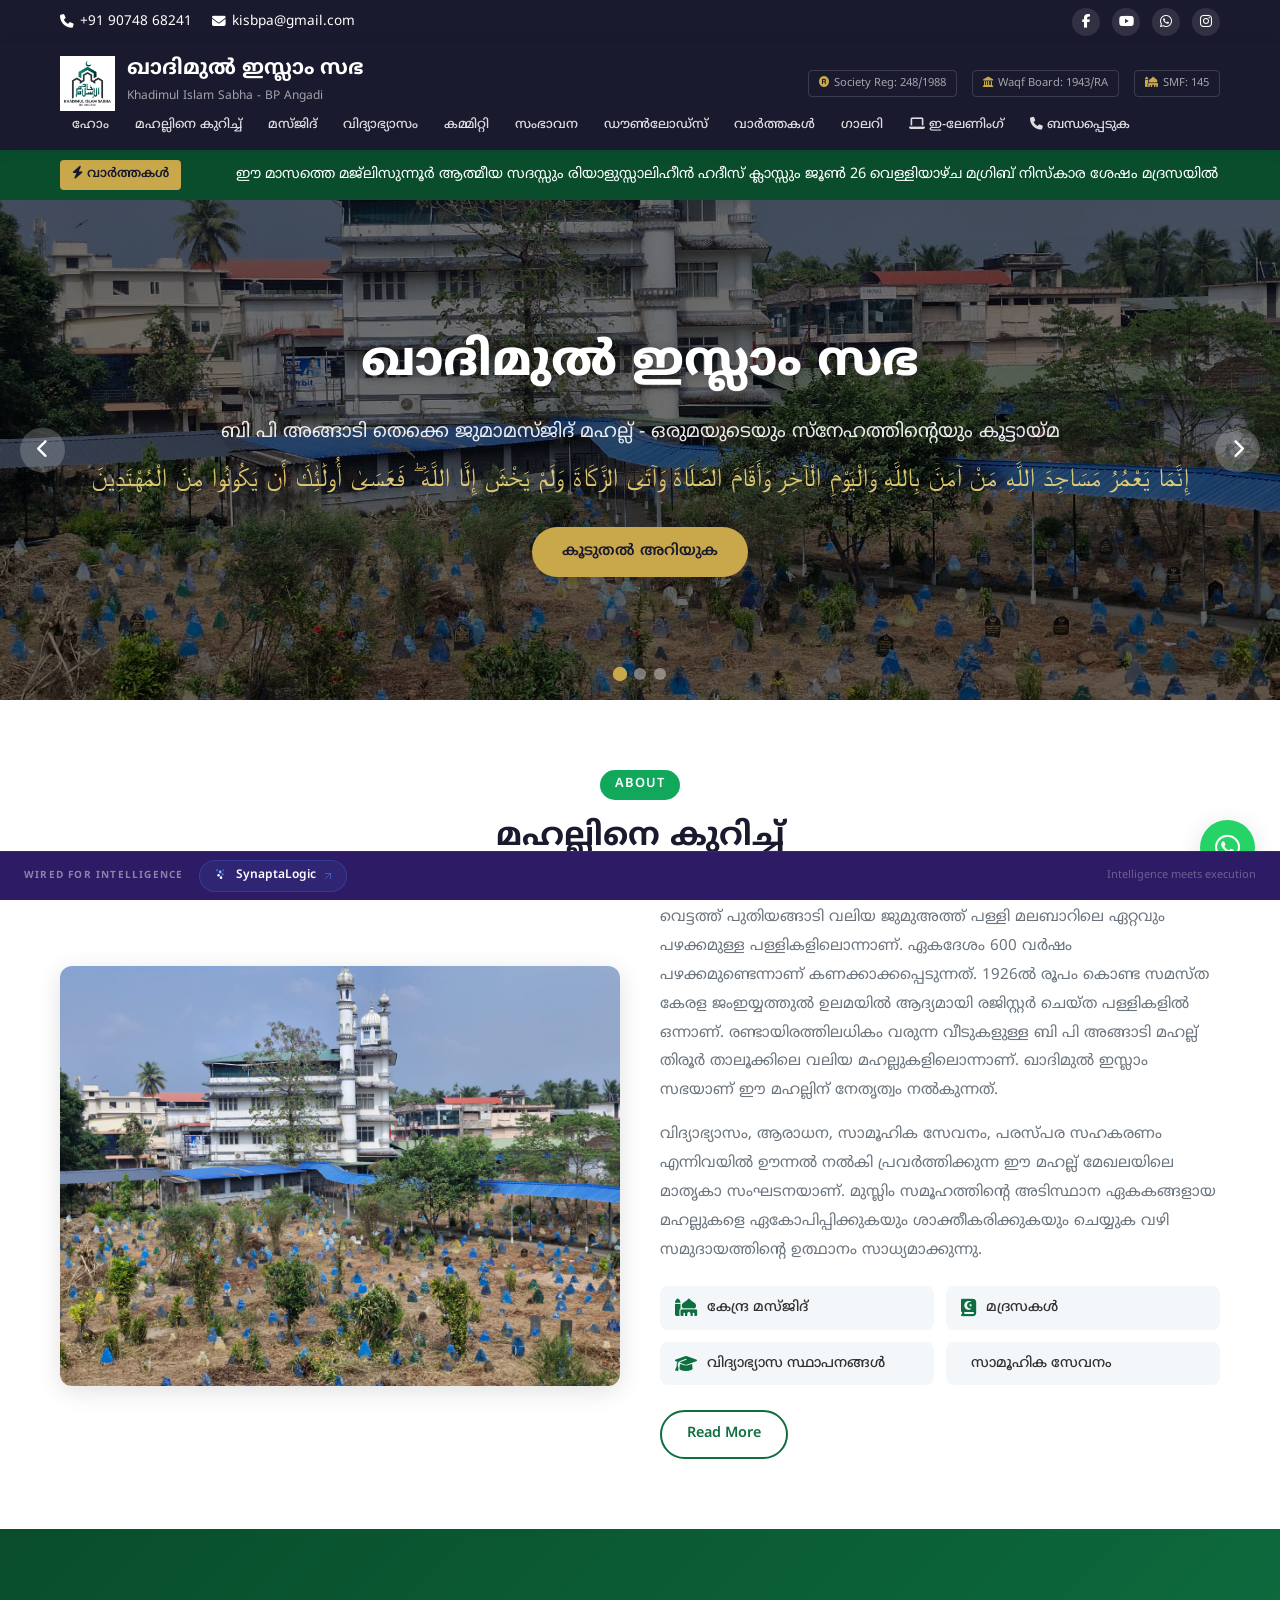
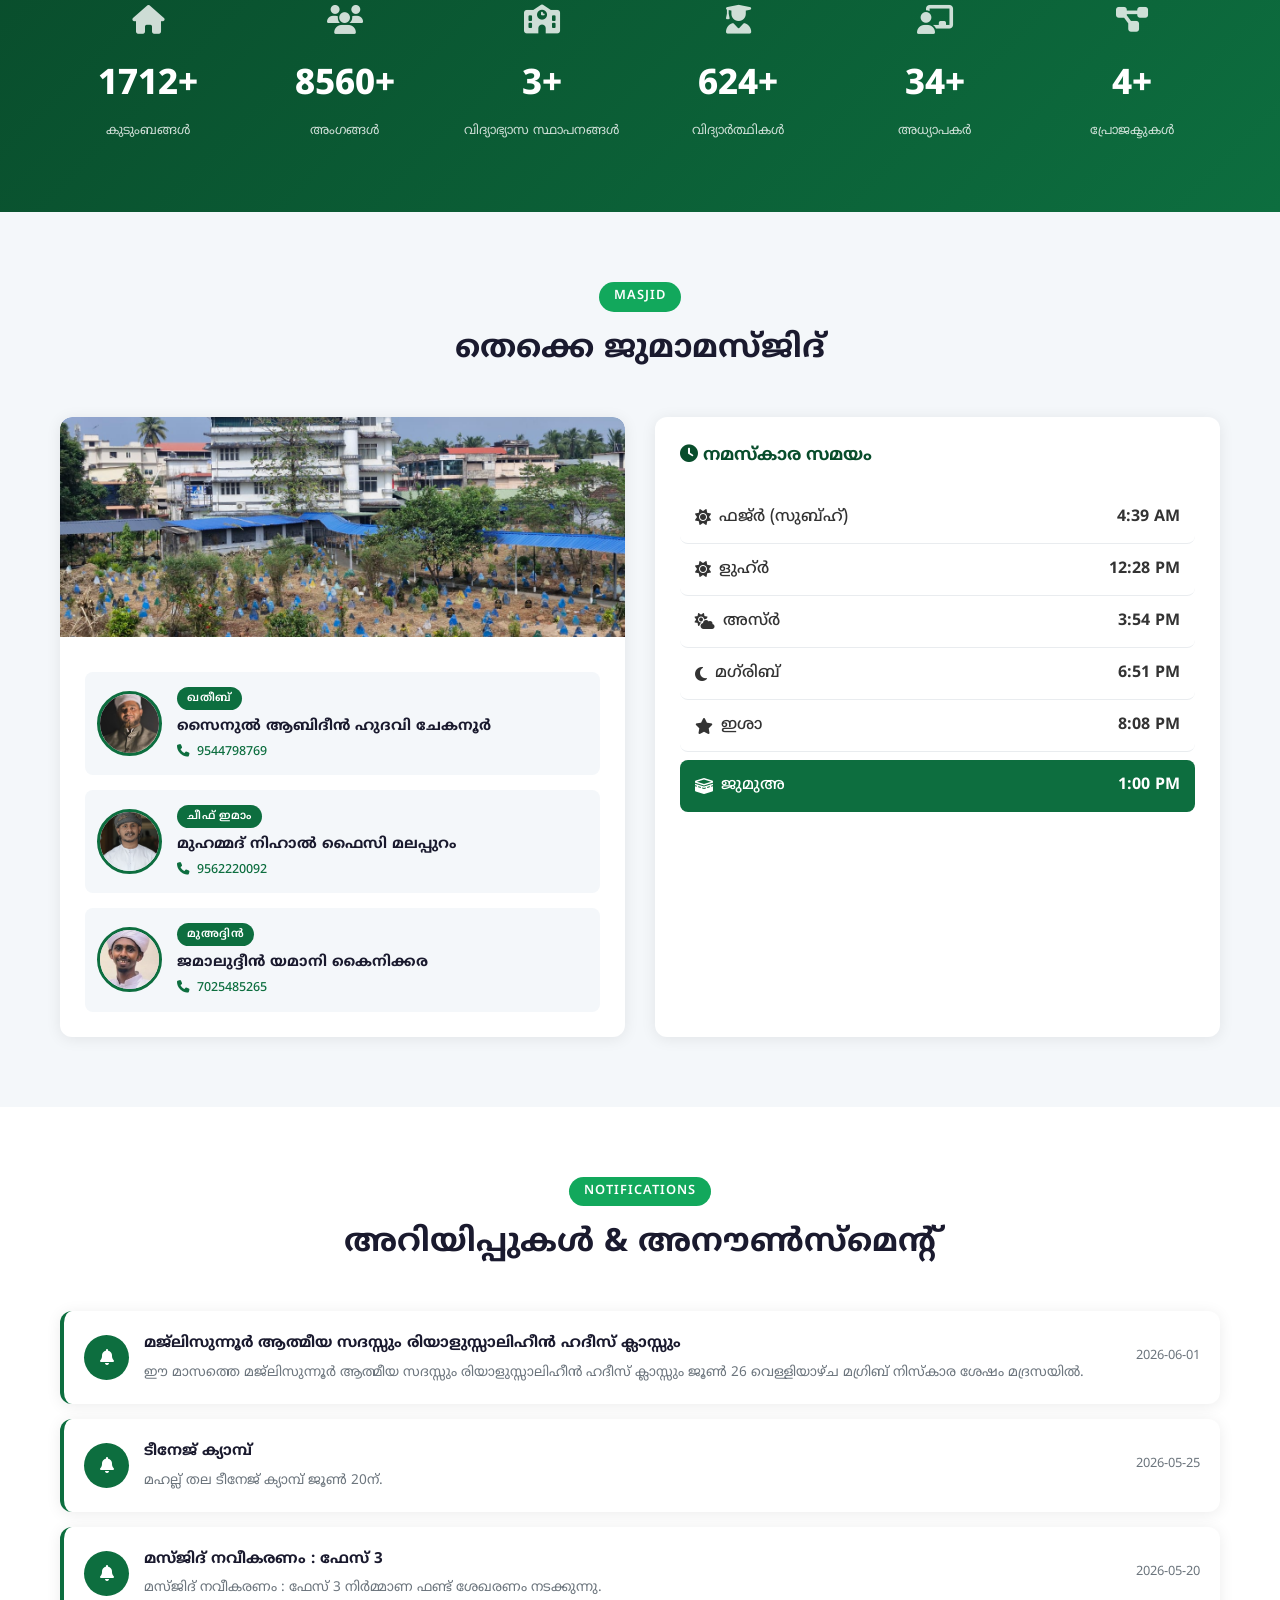
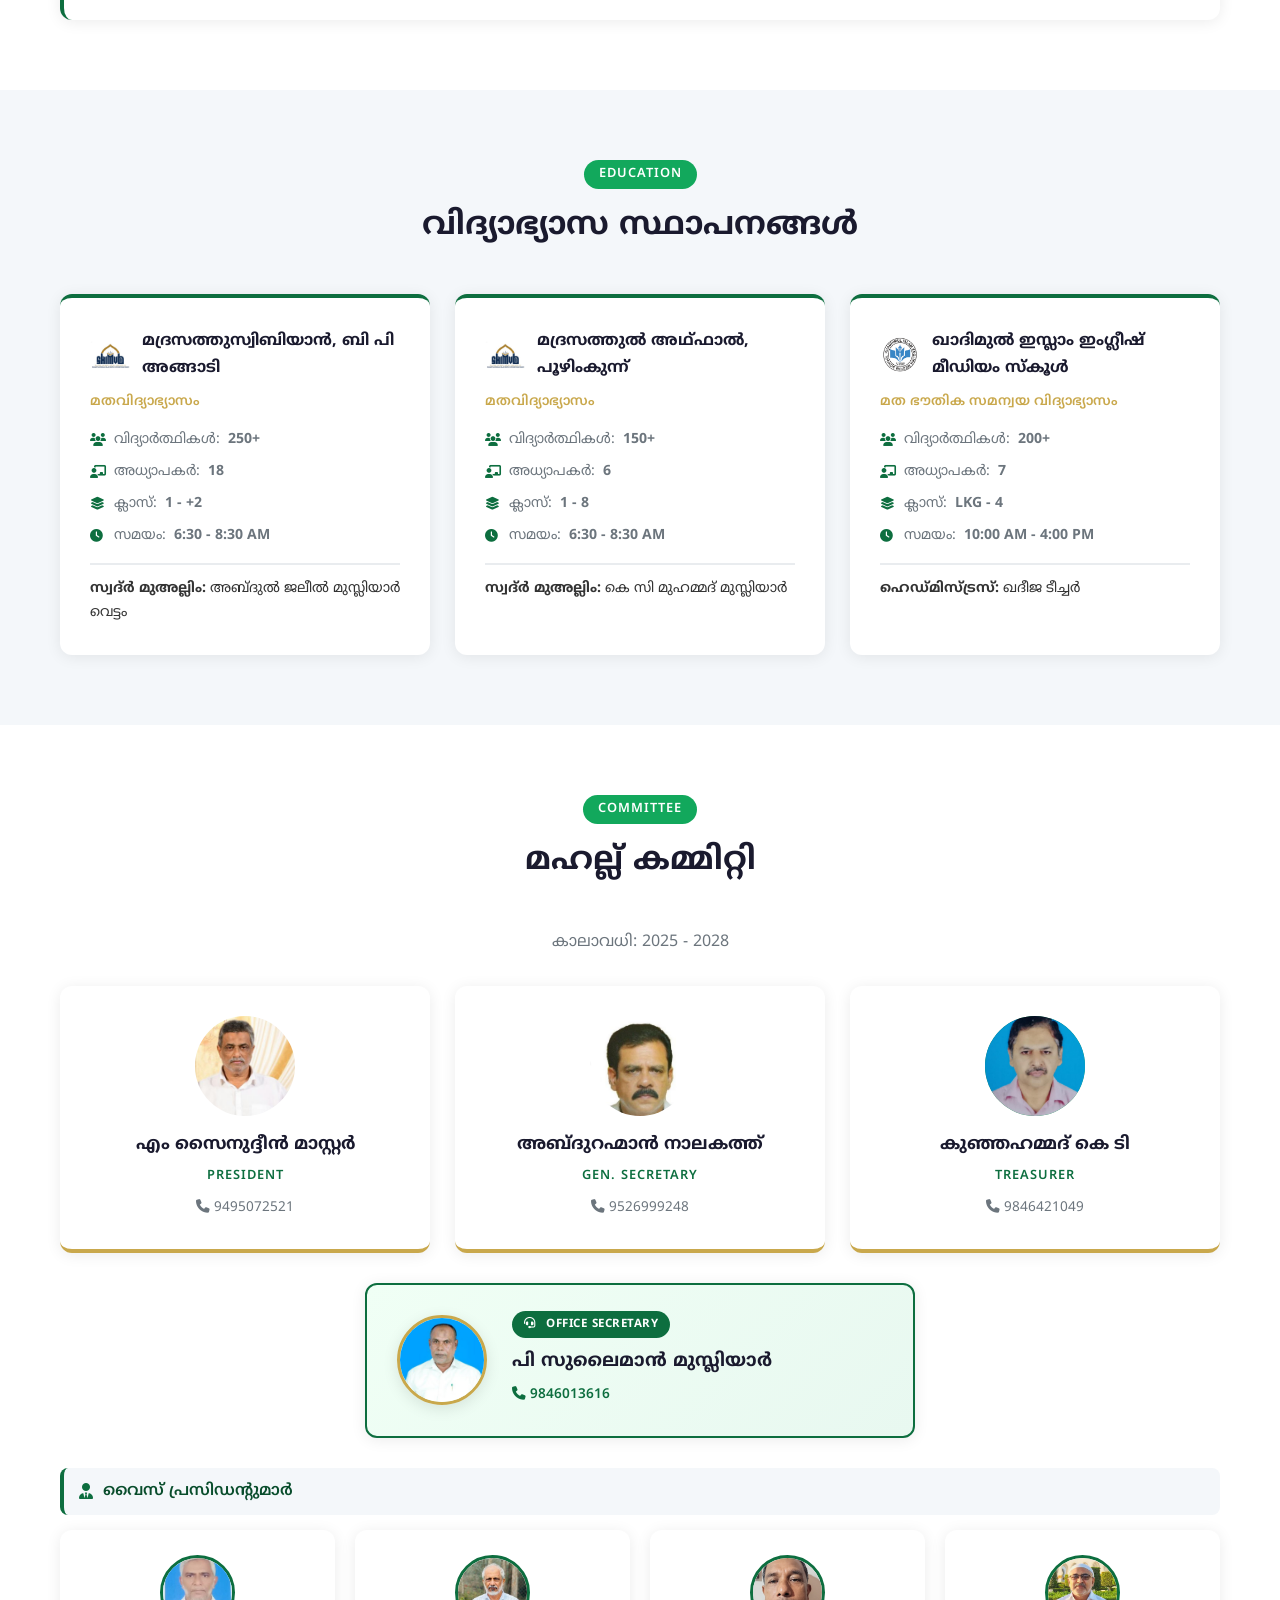
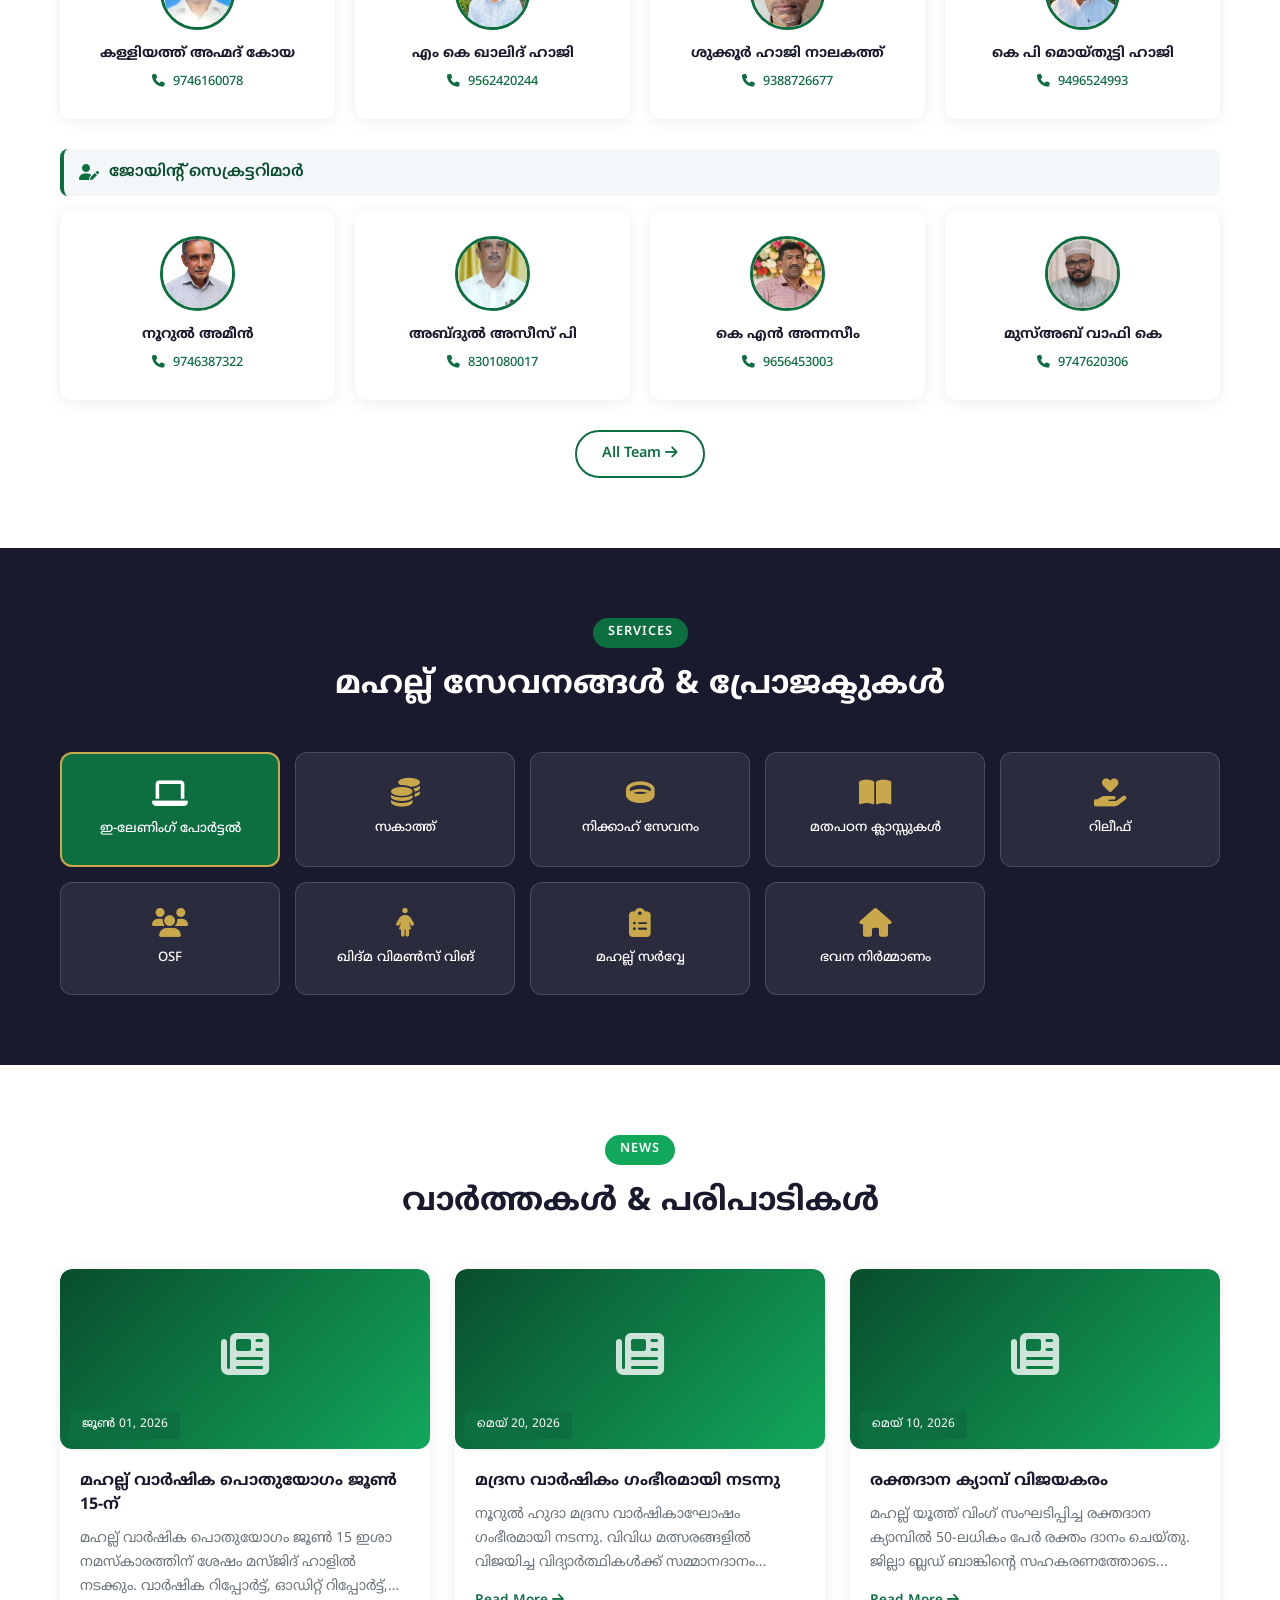
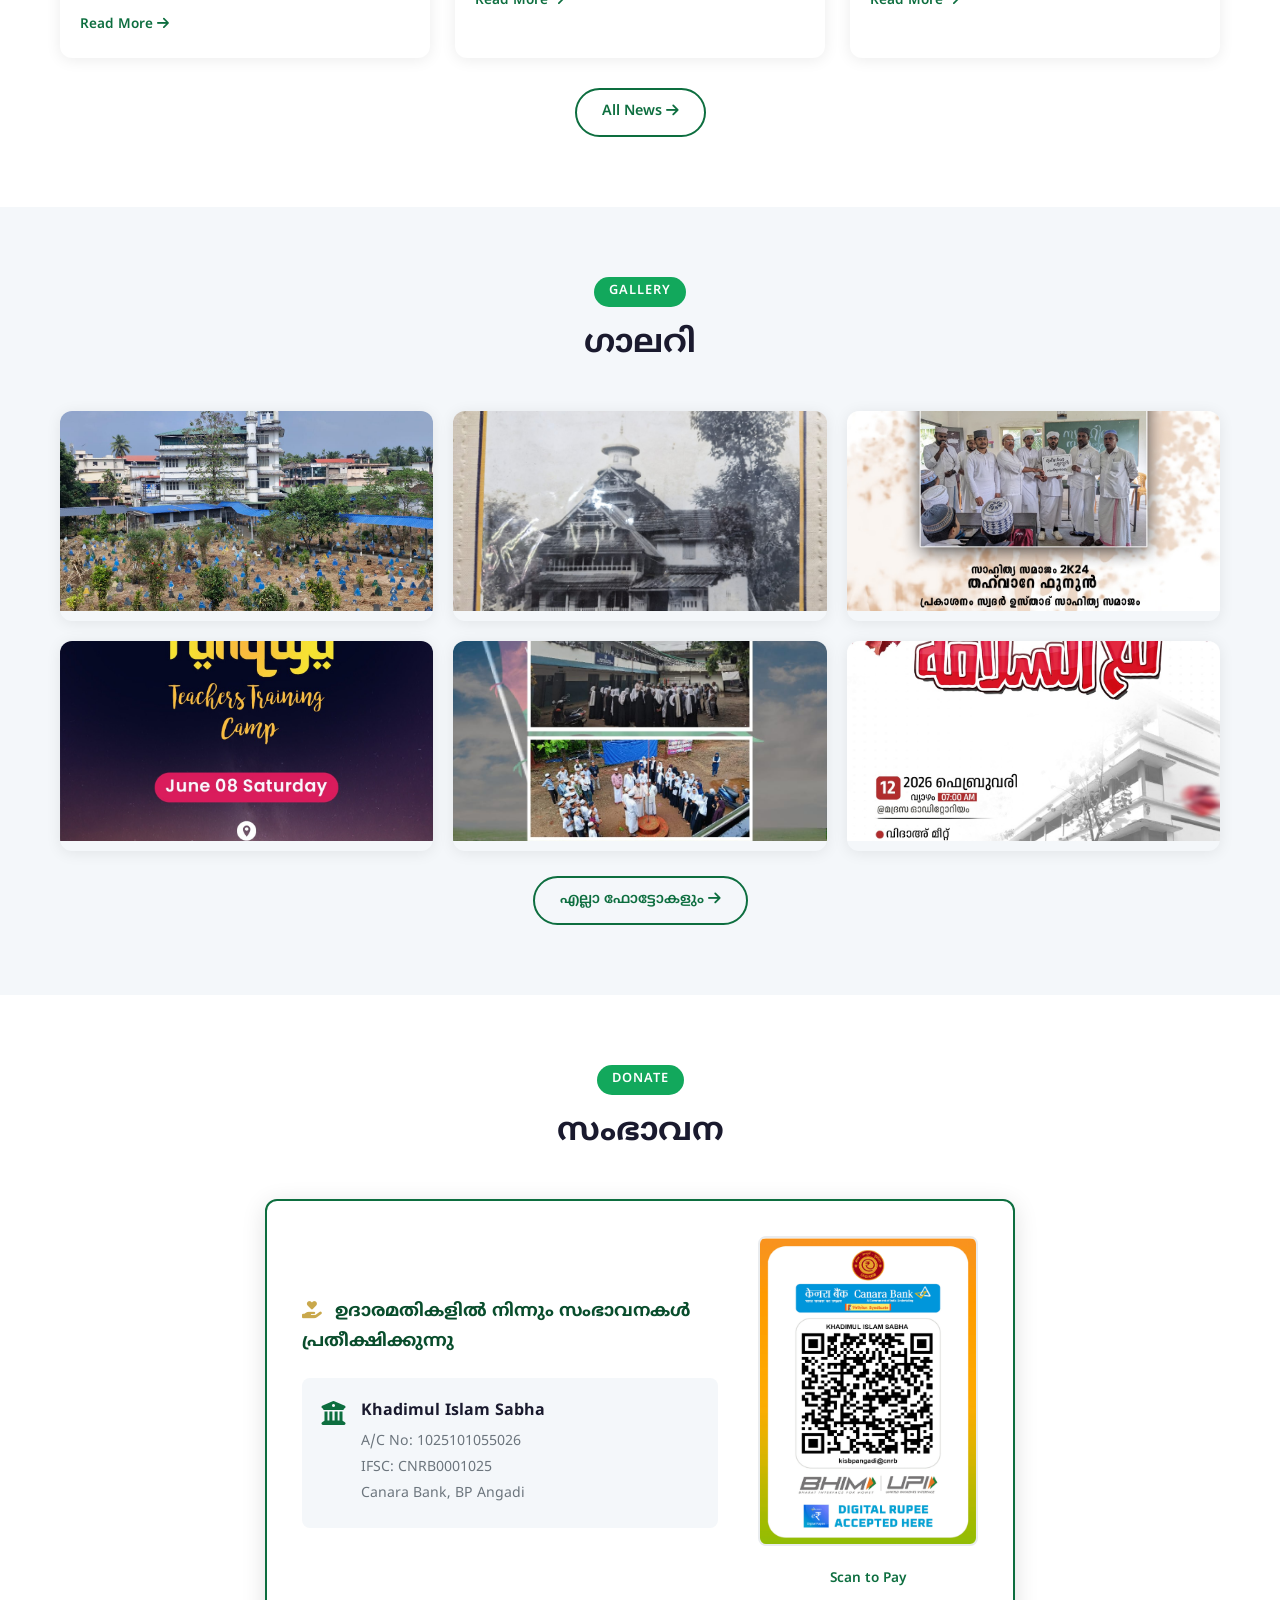
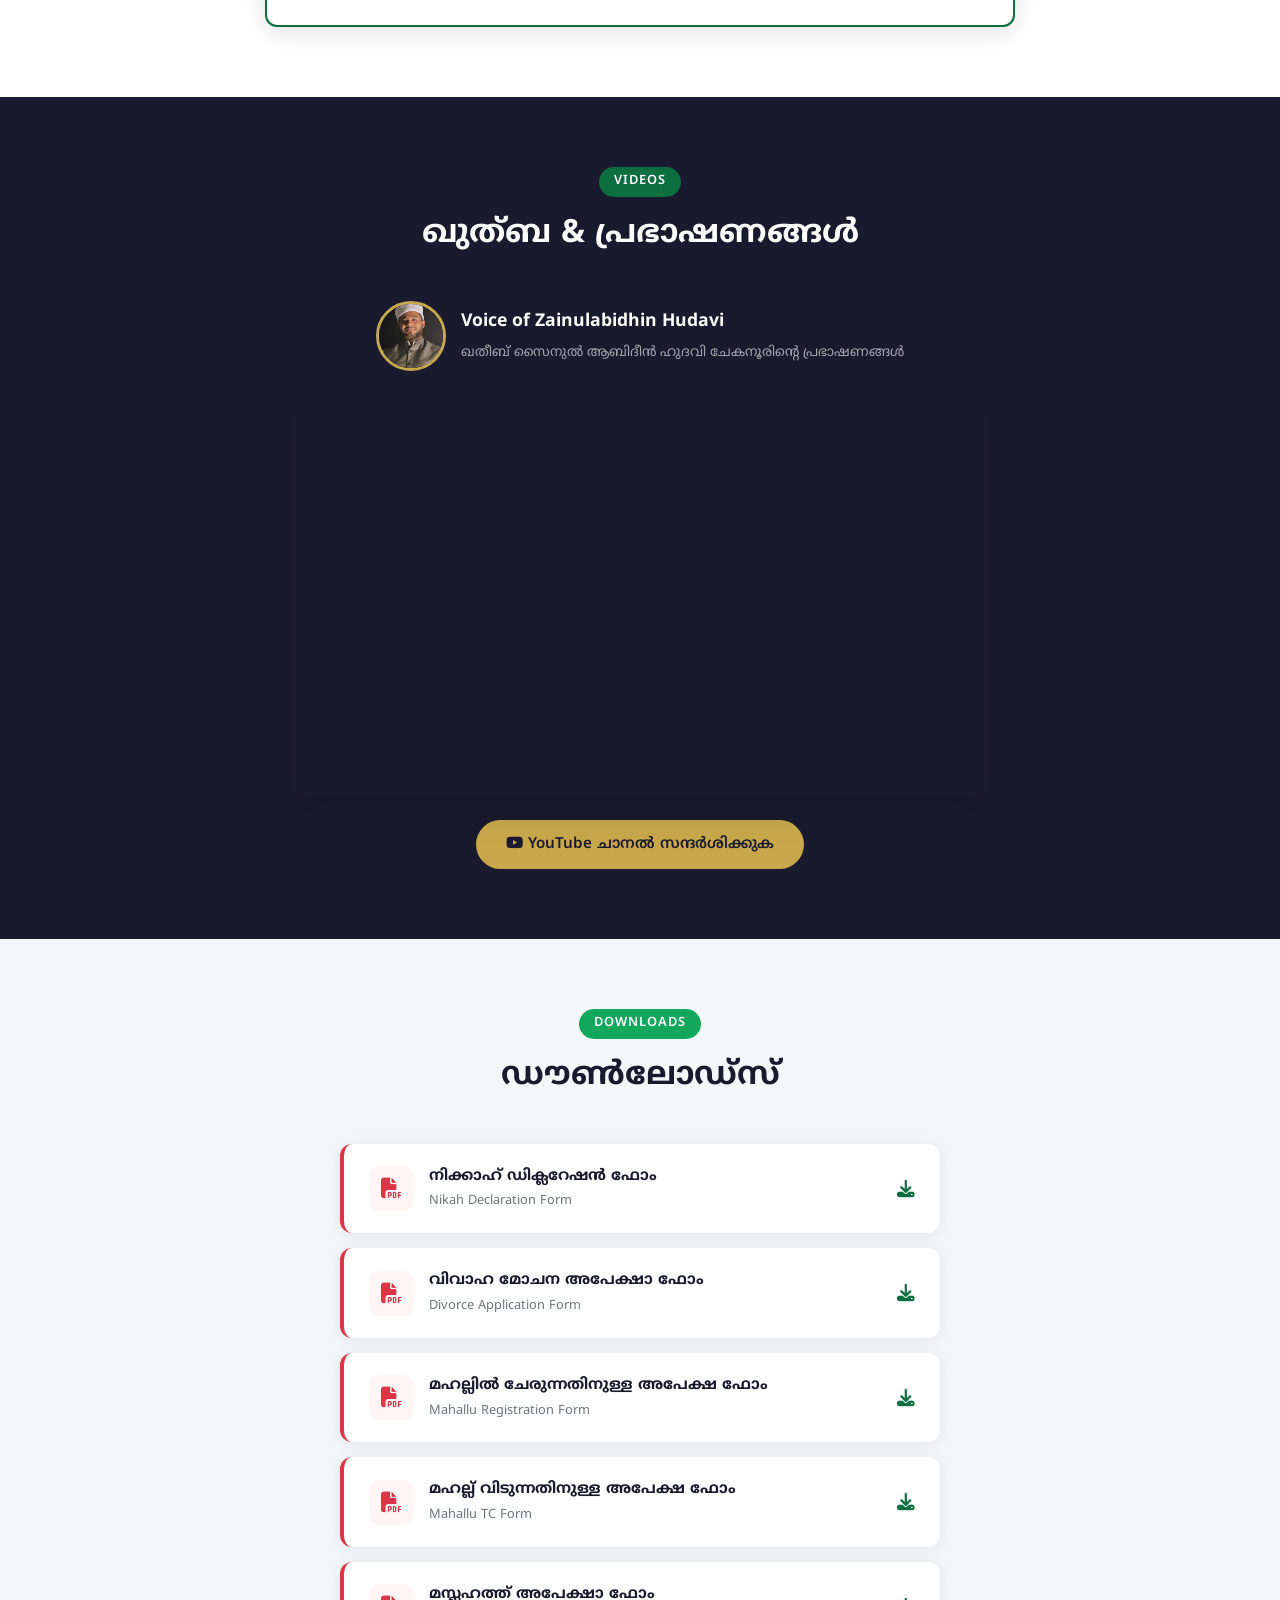
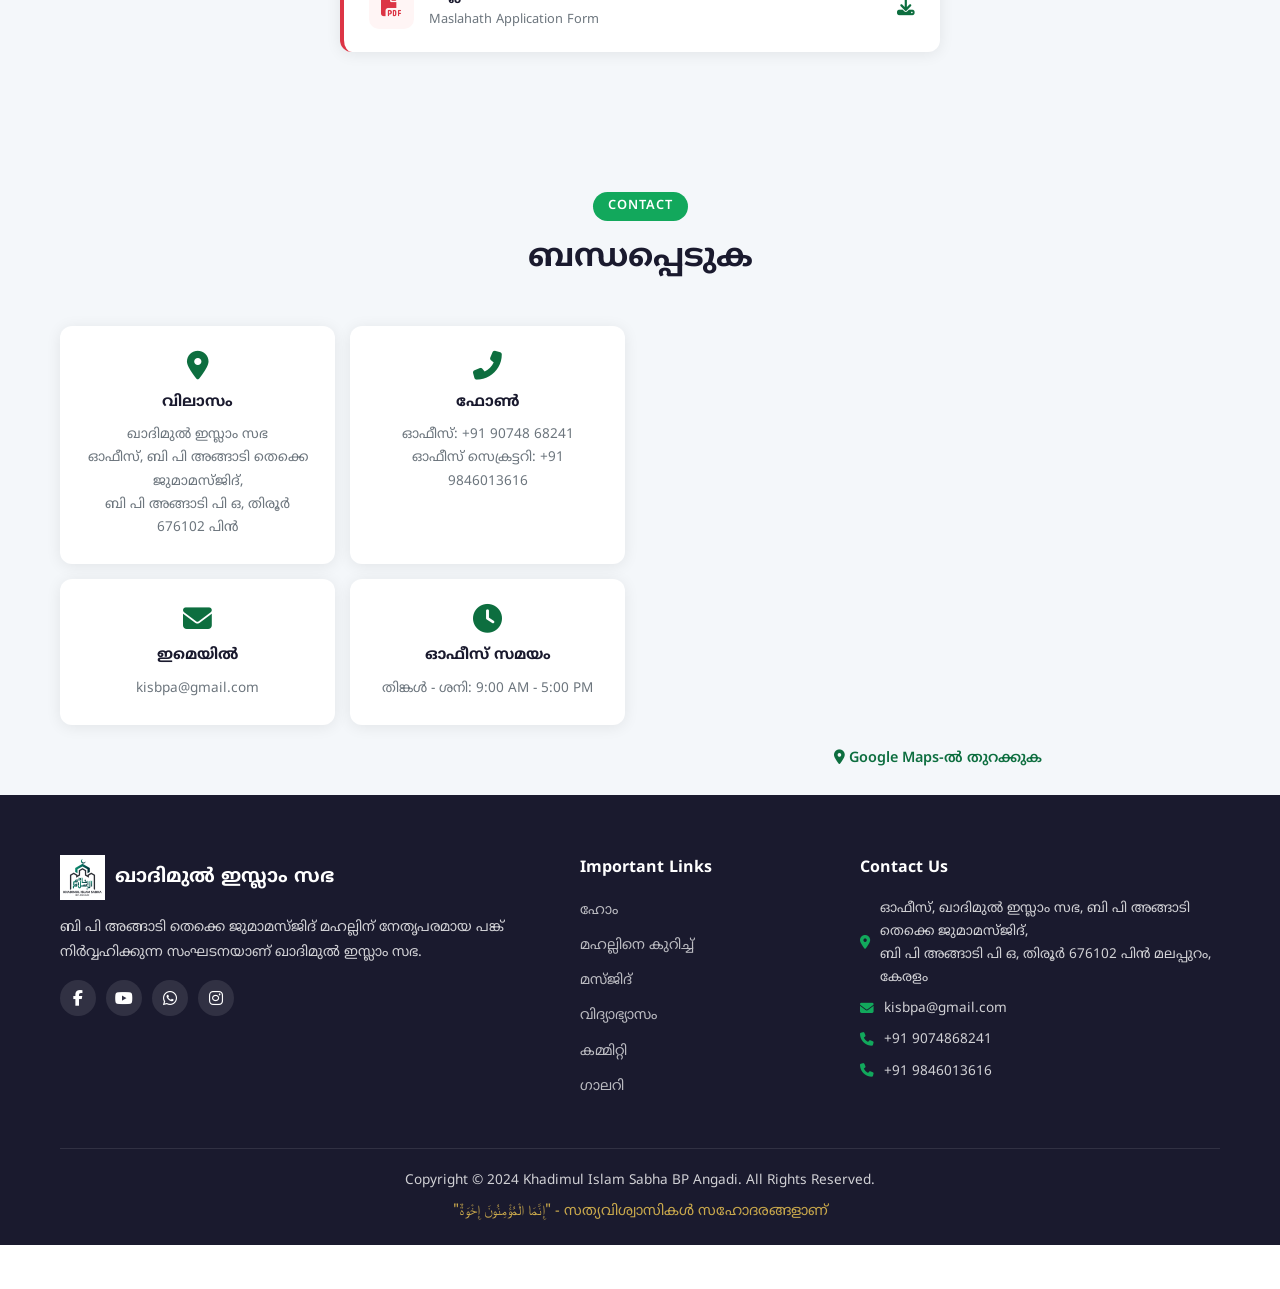
<file: index.html>
<!DOCTYPE html>
<html lang="ml">
<head>
    <meta charset="UTF-8">
    <meta name="viewport" content="width=device-width, initial-scale=1.0">
    <title>ഖാദിമുൽ ഇസ്ലാം സഭ - BP അങ്ങാടി | Khadimul Islam Sabha BP Angadi</title>
    <link rel="icon" type="image/png" href="favicon.png">
    <link rel="apple-touch-icon" href="favicon.png">
    <link rel="shortcut icon" href="favicon.png" type="image/png">
    <link rel="stylesheet" href="style.css">
    <link rel="preconnect" href="https://fonts.googleapis.com">
    <link rel="preconnect" href="https://fonts.gstatic.com" crossorigin>
    <link href="https://fonts.googleapis.com/css2?family=Noto+Sans+Malayalam:wght@300;400;500;600;700;800&display=swap" rel="stylesheet">
    <link rel="stylesheet" href="https://cdnjs.cloudflare.com/ajax/libs/font-awesome/6.5.0/css/all.min.css">
</head>
<body>

    <!-- Splash Screen -->
    <div class="splash-screen" id="splashScreen">
        <div class="splash-content">
            <img src="logo.jpg" alt="Logo" class="splash-logo">
            <h2 class="splash-title">ഖാദിമുൽ ഇസ്ലാം സഭ</h2>
            <p class="splash-sub">BP Angadi</p>
        </div>
    </div>

    <!-- Top Bar -->
    <div class="top-bar">
        <div class="container">
            <div class="top-bar-left">
                <span><i class="fas fa-phone"></i> +91 90748 68241</span>
                <span><i class="fas fa-envelope"></i> kisbpa@gmail.com</span>
            </div>
            <div class="top-bar-right">
                <a href="#"><i class="fab fa-facebook-f"></i></a>
                <a href="#"><i class="fab fa-youtube"></i></a>
                <a href="#"><i class="fab fa-whatsapp"></i></a>
                <a href="#"><i class="fab fa-instagram"></i></a>
            </div>
        </div>
    </div>

    <!-- Header / Navigation -->
    <header class="header" id="header">
        <div class="container">
            <a href="#" class="logo">
                <img src="logo.jpg" alt="Khadimul Islam Sabha Logo" class="logo-img">
                <div class="logo-text">
                    <h1>ഖാദിമുൽ ഇസ്ലാം സഭ</h1>
                    <span>Khadimul Islam Sabha - BP Angadi</span>
                </div>
            </a>
            <div class="header-reg-info">
                <span><i class="fas fa-registered"></i> Society Reg: 248/1988</span>
                <span><i class="fas fa-landmark"></i> Waqf Board: 1943/RA</span>
                <span><i class="fas fa-mosque"></i> SMF: 145</span>
            </div>
            <nav class="nav">
                <button class="nav-toggle" id="navToggle" aria-label="Menu">
                    <i class="fas fa-bars"></i>
                </button>
                <ul class="nav-menu" id="navMenu">
                    <li><a href="#home">ഹോം</a></li>
                    <li><a href="#about">മഹല്ലിനെ കുറിച്ച്</a></li>
                    <li><a href="#mosque">മസ്ജിദ്</a></li>
                    <li><a href="#education">വിദ്യാഭ്യാസം</a></li>
                    <li><a href="#committee">കമ്മിറ്റി</a></li>
                    <li><a href="#donate">സംഭാവന</a></li>
                    <li><a href="#downloads">ഡൗൺലോഡ്സ്</a></li>
                    <li><a href="#news">വാർത്തകൾ</a></li>
                    <li><a href="#gallery">ഗാലറി</a></li>
                    <li><a href="elearning.html"><i class="fas fa-laptop"></i> ഇ-ലേണിംഗ്</a></li>
                    <li><a href="#contact"><i class="fas fa-phone"></i> ബന്ധപ്പെടുക</a></li>
                </ul>
            </nav>
        </div>
    </header>

    <!-- Flash News Ticker -->
    <div class="flash-news">
        <div class="container">
            <span class="flash-label"><i class="fas fa-bolt"></i> വാർത്തകൾ</span>
            <div class="flash-ticker">
                <div class="ticker-content" id="tickerContent">
                    <a href="#">ഈ മാസത്തെ മജ്ലിസുന്നൂർ ആത്മീയ സദസ്സും രിയാളുസ്സാലിഹീൻ ഹദീസ് ക്ലാസ്സും ജൂൺ 26 വെള്ളിയാഴ്ച മ​ഗ്രിബ് നിസ്കാര ശേഷം മദ്രസയിൽ</a>
                    <a href="#">മഹല്ല് തല ടീനേജ് ക്യാമ്പ് ജൂൺ 20ന് </a>
                    <a href="#">മഹല്ല് ഹിജ്റ സമ്മേളനം ജൂൺ മാസാവസാനം</a>
                </div>
            </div>
        </div>
    </div>

    <!-- Hero Slider -->
    <section class="hero-slider" id="home">
        <div class="slider">
            <div class="slide active">
                <div class="slide-bg" style="background-image: url('mosque-new.jpeg');"></div>
                <div class="slide-content">
                    <h2>ഖാദിമുൽ ഇസ്ലാം സഭ</h2>
                    <p>ബി പി അങ്ങാടി തെക്കെ ജുമാമസ്ജിദ് മഹല്ല് - ഒരുമയുടെയും സ്നേഹത്തിന്റെയും കൂട്ടായ്മ</p>
                    <p class="arabic-text">إِنَّمَا يَعْمُرُ مَسَاجِدَ اللَّهِ مَنْ آمَنَ بِاللَّهِ وَالْيَوْمِ الْآخِرِ وَأَقَامَ الصَّلَاةَ وَآتَى الزَّكَاةَ وَلَمْ يَخْشَ إِلَّا اللَّهَ ۖ فَعَسَىٰ أُولَٰئِٰكَ أَن يَكُونُوا مِنَ الْمُهْتَدِينَ </p>
                    <a href="#about" class="btn-primary">കൂടുതൽ അറിയുക</a>
                </div>
            </div>
            <div class="slide">
                <div class="slide-bg" style="background-image: url('mosque-old.jpeg');"></div>
                <div class="slide-content">
                    <h2>ബി പി അങ്ങാടി തെക്കെ ജുമാമസ്ജിദ്</h2>
                    <a href="#mosque" class="btn-primary">നിസ്കാര സമയം</a>
                </div>
            </div>
            <div class="slide" style="background: linear-gradient(135deg, #4a1a0a 0%, #8b3a1a 50%, #2d0f05 100%);">
                <div class="slide-content">
                    <div class="slide-logos">
                        <img src="madrasa.jpg" alt="Madrasa" class="slide-logo-img">
                        <img src="school.jpg" alt="School" class="slide-logo-img">
                    </div>
                    <h2>വിദ്യാഭ്യാസ സ്ഥാപനങ്ങൾ</h2>
                    <p>മദ്രസകൾ | സ്കൂൾ</p>
                    <a href="#education" class="btn-primary">വിശദാംശങ്ങൾ</a>
                </div>
            </div>
        </div>
        <button class="slider-btn prev" id="sliderPrev"><i class="fas fa-chevron-left"></i></button>
        <button class="slider-btn next" id="sliderNext"><i class="fas fa-chevron-right"></i></button>
        <div class="slider-dots" id="sliderDots"></div>
    </section>

    <!-- About Section -->
    <section class="section" id="about">
        <div class="container">
            <div class="section-header">
                <span class="section-tag">About</span>
                <h2 class="section-title">മഹല്ലിനെ കുറിച്ച്</h2>
            </div>
            <div class="about-grid">
                <div class="about-image">
                    <img src="mosque-new.jpeg" alt="മസ്ജിദ്" class="about-img" style="width:100%; border-radius:12px; box-shadow: 0 5px 25px rgba(0,0,0,0.12);">
                </div>
                <div class="about-content">
                    <p>
                        വെട്ടത്ത് പുതിയങ്ങാടി വലിയ ജുമുഅത്ത് പള്ളി മലബാറിലെ ഏറ്റവും പഴക്കമുള്ള പള്ളികളിലൊന്നാണ്. ഏകദേശം 600 വർഷം പഴക്കമുണ്ടെന്നാണ് കണക്കാക്കപ്പെടുന്നത്. 1926ൽ രൂപം കൊണ്ട സമസ്ത കേരള ജംഇയ്യത്തുൽ ഉലമയിൽ ആദ്യമായി രജിസ്റ്റർ ചെയ്ത പള്ളികളിൽ ഒന്നാണ്. രണ്ടായിരത്തിലധികം വരുന്ന വീടുകളുള്ള ബി പി അങ്ങാടി മഹല്ല് തിരൂർ താലൂക്കിലെ വലിയ മഹല്ലുകളിലൊന്നാണ്. ഖാദിമുൽ ഇസ്ലാം സഭയാണ് ഈ മഹല്ലിന് നേതൃത്വം നൽകുന്നത്.
                    </p>
                    <p>
                        വിദ്യാഭ്യാസം, ആരാധന, സാമൂഹിക സേവനം, പരസ്പര സഹകരണം എന്നിവയിൽ 
                        ഊന്നൽ നൽകി പ്രവർത്തിക്കുന്ന ഈ മഹല്ല് മേഖലയിലെ മാതൃകാ സംഘടനയാണ്.
                        മുസ്ലിം സമൂഹത്തിന്റെ അടിസ്ഥാന ഏകകങ്ങളായ മഹല്ലുകളെ ഏകോപിപ്പിക്കുകയും 
                        ശാക്തീകരിക്കുകയും ചെയ്യുക വഴി സമുദായത്തിന്റെ ഉത്ഥാനം സാധ്യമാക്കുന്നു.
                    </p>
                    <div class="about-features">
                        <div class="feature">
                            <i class="fas fa-mosque"></i>
                            <span>കേന്ദ്ര മസ്ജിദ്</span>
                        </div>
                        <div class="feature">
                            <i class="fas fa-book-quran"></i>
                            <span>മദ്രസകൾ</span>
                        </div>
                        <div class="feature">
                            <i class="fas fa-graduation-cap"></i>
                            <span>വിദ്യാഭ്യാസ സ്ഥാപനങ്ങൾ</span>
                        </div>
                        <div class="feature">
                            <i class="fas fa-hands-holding-heart"></i>
                            <span>സാമൂഹിക സേവനം</span>
                        </div>
                    </div>
                    <a href="about.html" class="btn-outline">Read More</a>
                </div>
            </div>
        </div>
    </section>

    <!-- Overview Stats -->
    <section class="stats-section">
        <div class="container">
            <div class="stats-grid">
                <div class="stat-item">
                    <div class="stat-icon"><i class="fas fa-home"></i></div>
                    <div class="stat-number" data-count="2000">0</div>
                    <div class="stat-label">കുടുംബങ്ങൾ</div>
                </div>
                <div class="stat-item">
                    <div class="stat-icon"><i class="fas fa-users"></i></div>
                    <div class="stat-number" data-count="10000">0</div>
                    <div class="stat-label">അംഗങ്ങൾ</div>
                </div>
                <div class="stat-item">
                    <div class="stat-icon"><i class="fas fa-school"></i></div>
                    <div class="stat-number" data-count="4">0</div>
                    <div class="stat-label">വിദ്യാഭ്യാസ സ്ഥാപനങ്ങൾ</div>
                </div>
                <div class="stat-item">
                    <div class="stat-icon"><i class="fas fa-user-graduate"></i></div>
                    <div class="stat-number" data-count="730">0</div>
                    <div class="stat-label">വിദ്യാർത്ഥികൾ</div>
                </div>
                <div class="stat-item">
                    <div class="stat-icon"><i class="fas fa-chalkboard-teacher"></i></div>
                    <div class="stat-number" data-count="40">0</div>
                    <div class="stat-label">അധ്യാപകർ</div>
                </div>
                <div class="stat-item">
                    <div class="stat-icon"><i class="fas fa-project-diagram"></i></div>
                    <div class="stat-number" data-count="5">0</div>
                    <div class="stat-label">പ്രോജക്ടുകൾ</div>
                </div>
            </div>
        </div>
    </section>

    <!-- Mosque Section -->
    <section class="section section-gray" id="mosque">
        <div class="container">
            <div class="section-header">
                <span class="section-tag">Masjid</span>
                <h2 class="section-title">തെക്കെ ജുമാമസ്ജിദ്</h2>
            </div>
            <div class="mosque-grid">
                <div class="mosque-card">
                    <img src="mosque-new.jpeg" alt="മസ്ജിദ്" style="width:100%; border-radius:12px 12px 0 0; height:220px; object-fit:cover;">
                    <div class="mosque-info-text">
                        <div class="mosque-persons">
                            <div class="mosque-person">
                                <div class="person-photo">
                                    <img src="khateeb.jpeg" alt="ഖതീബ്">
                                </div>
                                <div class="person-info">
                                    <span class="person-role">ഖതീബ്</span>
                                    <h4>സൈനുൽ ആബിദീൻ ഹുദവി ചേകനൂർ</h4>
                                    <p class="person-phone"><i class="fas fa-phone"></i> 9544798769</p>
                                </div>
                            </div>
                            <div class="mosque-person">
                                <div class="person-photo">
                                    <img src="imam.JPG" alt="ചീഫ് ഇമാം">
                                </div>
                                <div class="person-info">
                                    <span class="person-role">ചീഫ് ഇമാം</span>
                                    <h4>മുഹമ്മദ് നിഹാൽ ഫൈസി മലപ്പുറം</h4>
                                    <p class="person-phone"><i class="fas fa-phone"></i> 9562220092</p>
                                </div>
                            </div>
                            <div class="mosque-person">
                                <div class="person-photo">
                                    <img src="muaddin.jpg" alt="മുഅദ്ദിൻ">
                                </div>
                                <div class="person-info">
                                    <span class="person-role">മുഅദ്ദിൻ</span>
                                    <h4>ജമാലുദ്ദീൻ യമാനി കൈനിക്കര</h4>
                                    <p class="person-phone"><i class="fas fa-phone"></i> 7025485265</p>
                                </div>
                            </div>
                        </div>
                    </div>
                </div>
                <div class="prayer-card">
                    <h3><i class="fas fa-clock"></i> നമസ്കാര സമയം</h3>
                    <div class="prayer-table">
                        <div class="prayer-row">
                            <span class="prayer-name"><i class="fas fa-sun"></i> ഫജ്ർ (സുബ്ഹ്)</span>
                            <span class="prayer-time">4:39 AM</span>
                        </div>
                        <div class="prayer-row">
                            <span class="prayer-name"><i class="fas fa-sun"></i> ളുഹ്ർ</span>
                            <span class="prayer-time">12:28 PM</span>
                        </div>
                        <div class="prayer-row">
                            <span class="prayer-name"><i class="fas fa-cloud-sun"></i> അസ്ർ</span>
                            <span class="prayer-time">3:54 PM</span>
                        </div>
                        <div class="prayer-row">
                            <span class="prayer-name"><i class="fas fa-moon"></i> മഗ്‌രിബ്</span>
                            <span class="prayer-time">6:51 PM</span>
                        </div>
                        <div class="prayer-row">
                            <span class="prayer-name"><i class="fas fa-star"></i> ഇശാ</span>
                            <span class="prayer-time">8:08 PM</span>
                        </div>
                        <div class="prayer-row juma">
                            <span class="prayer-name"><i class="fas fa-kaaba"></i> ജുമുഅ</span>
                            <span class="prayer-time">1:00 PM</span>
                        </div>
                    </div>
                </div>
            </div>
        </div>
    </section>

    <!-- Notification Section -->
    <section class="section" id="notifications">
        <div class="container">
            <div class="section-header">
                <span class="section-tag">Notifications</span>
                <h2 class="section-title">അറിയിപ്പുകൾ & അനൗൺസ്‌മെന്റ്</h2>
            </div>
            <div class="notification-list">
                <a href="#" class="notification-item">
                    <div class="notif-icon"><i class="fas fa-bell"></i></div>
                    <div class="notif-content">
                        <h4>മജ്ലിസുന്നൂർ ആത്മീയ സദസ്സും രിയാളുസ്സാലിഹീൻ ഹദീസ് ക്ലാസ്സും</h4>
                        <p>ഈ മാസത്തെ മജ്ലിസുന്നൂർ ആത്മീയ സദസ്സും രിയാളുസ്സാലിഹീൻ ഹദീസ് ക്ലാസ്സും ജൂൺ 26 വെള്ളിയാഴ്ച മ​ഗ്രിബ് നിസ്കാര ശേഷം മദ്രസയിൽ.</p>
                    </div>
                    <span class="notif-date">2026-06-01</span>
                </a>
                <a href="#" class="notification-item">
                    <div class="notif-icon"><i class="fas fa-bell"></i></div>
                    <div class="notif-content">
                        <h4>ടീനേജ് ക്യാമ്പ്</h4>
                        <p>മഹല്ല് തല ടീനേജ് ക്യാമ്പ് ജൂൺ 20ന്.</p>
                    </div>
                    <span class="notif-date">2026-05-25</span>
                </a>
                <a href="#" class="notification-item">
                    <div class="notif-icon"><i class="fas fa-bell"></i></div>
                    <div class="notif-content">
                        <h4>മസ്ജിദ് നവീകരണം : ഫേസ് 3</h4>
                        <p> മസ്ജിദ് നവീകരണം : ഫേസ് 3 നിർമ്മാണ ഫണ്ട് ശേഖരണം നടക്കുന്നു.</p>
                    </div>
                    <span class="notif-date">2026-05-20</span>
                </a>
            </div>
        </div>
    </section>

    <!-- Education Section -->
    <section class="section section-gray" id="education">
        <div class="container">
            <div class="section-header">
                <span class="section-tag">Education</span>
                <h2 class="section-title">വിദ്യാഭ്യാസ സ്ഥാപനങ്ങൾ</h2>
            </div>
            <div class="edu-grid">
                <a href="edu-madrasa1.html" class="edu-card">
                    <div class="edu-header">
                        <img src="madrasa.jpg" alt="Madrasa" class="edu-header-logo">
                        <h3>മദ്രസത്തുസ്വിബിയാൻ, ബി പി അങ്ങാടി</h3>
                    </div>
                    <p class="edu-type">മതവിദ്യാഭ്യാസം</p>
                    <div class="edu-details">
                        <div class="edu-detail"><i class="fas fa-users"></i> വിദ്യാർത്ഥികൾ: <strong>250+</strong></div>
                        <div class="edu-detail"><i class="fas fa-chalkboard-teacher"></i> അധ്യാപകർ: <strong>18</strong></div>
                        <div class="edu-detail"><i class="fas fa-layer-group"></i> ക്ലാസ്: <strong>1 - +2</strong></div>
                        <div class="edu-detail"><i class="fas fa-clock"></i> സമയം: <strong>6:30 - 8:30 AM</strong></div>
                    </div>
                    <div class="edu-footer">
                        <p><strong>സ്വദ്ർ മുഅല്ലിം:</strong> അബ്ദുൽ ജലീൽ മുസ്ലിയാർ വെട്ടം</p>
                    </div>
                </a>
                <a href="edu-madrasa2.html" class="edu-card">
                    <div class="edu-header">
                        <img src="madrasa.jpg" alt="Madrasa" class="edu-header-logo">
                        <h3>മദ്രസത്തുൽ അഥ്ഫാൽ, പൂഴിംകുന്ന്</h3>
                    </div>
                    <p class="edu-type">മതവിദ്യാഭ്യാസം</p>
                    <div class="edu-details">
                        <div class="edu-detail"><i class="fas fa-users"></i> വിദ്യാർത്ഥികൾ: <strong>150+</strong></div>
                        <div class="edu-detail"><i class="fas fa-chalkboard-teacher"></i> അധ്യാപകർ: <strong>6</strong></div>
                        <div class="edu-detail"><i class="fas fa-layer-group"></i> ക്ലാസ്: <strong>1 - 8</strong></div>
                        <div class="edu-detail"><i class="fas fa-clock"></i> സമയം: <strong>6:30 - 8:30 AM</strong></div>
                    </div>
                    <div class="edu-footer">
                        <p><strong>സ്വദ്ർ മുഅല്ലിം:</strong> കെ സി മുഹമ്മദ് മുസ്ലിയാർ</p>
                    </div>
                </a>
                <a href="edu-school.html" class="edu-card">
                    <div class="edu-header">
                        <img src="school.jpg" alt="School" class="edu-header-logo">
                        <h3>ഖാദിമുൽ ഇസ്ലാം ഇംഗ്ലീഷ് മീഡിയം സ്കൂൾ</h3>
                    </div>
                    <p class="edu-type">മത ഭൗതിക സമന്വയ വിദ്യാഭ്യാസം</p>
                    <div class="edu-details">
                        <div class="edu-detail"><i class="fas fa-users"></i> വിദ്യാർത്ഥികൾ: <strong>200+</strong></div>
                        <div class="edu-detail"><i class="fas fa-chalkboard-teacher"></i> അധ്യാപകർ: <strong>7</strong></div>
                        <div class="edu-detail"><i class="fas fa-layer-group"></i> ക്ലാസ്: <strong>LKG - 4</strong></div>
                        <div class="edu-detail"><i class="fas fa-clock"></i> സമയം: <strong>10:00 AM - 4:00 PM</strong></div>
                    </div>
                    <div class="edu-footer">
                        <p><strong>ഹെഡ്മിസ്ട്രസ്:</strong> ഖദീജ ടീച്ചർ</p>
                    </div>
                </a>
            </div>
        </div>
    </section>

    <!-- Committee Section -->
    <section class="section" id="committee">
        <div class="container">
            <div class="section-header">
                <span class="section-tag">Committee</span>
                <h2 class="section-title">മഹല്ല് കമ്മിറ്റി</h2>
            </div>
            <p class="committee-term">കാലാവധി: 2025 - 2028</p>
            
            <!-- Top Leaders -->
            <div class="leaders-grid" style="grid-template-columns: repeat(3, 1fr);">
                <div class="leader-card">
                    <div class="leader-photo">
                        <img src="president.jpg" alt="President">
                    </div>
                    <h3>എം സൈനുദ്ദീൻ മാസ്റ്റർ</h3>
                    <p class="leader-role">PRESIDENT</p>
                    <p class="leader-phone"><i class="fas fa-phone"></i> 9495072521</p>
                </div>
                <div class="leader-card">
                    <div class="leader-photo">
                        <img src="secratay.jpg" alt="General Secretary">
                    </div>
                    <h3>അബ്ദുറഹ്മാൻ നാലകത്ത്</h3>
                    <p class="leader-role">GEN. SECRETARY</p>
                    <p class="leader-phone"><i class="fas fa-phone"></i> 9526999248</p>
                </div>
                <div class="leader-card">
                    <div class="leader-photo">
                        <img src="TREASURER.jpg" alt="Treasurer">
                    </div>
                    <h3>കുഞ്ഞഹമ്മദ് കെ ടി </h3>
                    <p class="leader-role">TREASURER</p>
                    <p class="leader-phone"><i class="fas fa-phone"></i> 9846421049</p>
                </div>
            </div>

            <!-- Mahallu Coordinator -->
            <div class="coordinator-section">
                <div class="coordinator-card">
                    <div class="coordinator-photo">
                        <img src="office-secretary.jpg" alt="Mahallu Coordinator">
                    </div>
                    <div class="coordinator-info">
                        <span class="coordinator-badge"><i class="fas fa-headset"></i> OFFICE SECRETARY</span>
                        <h3>പി സുലൈമാൻ മുസ്ലിയാർ</h3>
                        <p class="coordinator-phone"><i class="fas fa-phone"></i> 9846013616</p>
                    </div>
                </div>
            </div>

            <!-- Vice Presidents -->
            <div class="member-section-title"><i class="fas fa-user-tie"></i> വൈസ് പ്രസിഡന്റുമാർ</div>
            <div class="members-grid-4">
                <div class="member-card-v2">
                    <div class="member-photo-v2"><img src="vp1.jpg" alt="VP"></div>
                    <h4>കള്ളിയത്ത് അഹ്മദ് കോയ</h4>
                    <p class="member-phone-v2"><i class="fas fa-phone"></i> 9746160078</p>
                </div>
                <div class="member-card-v2">
                    <div class="member-photo-v2"><img src="vp2.jpg" alt="VP"></div>
                    <h4>എം കെ ഖാലിദ് ഹാജി</h4>
                    <p class="member-phone-v2"><i class="fas fa-phone"></i> 9562420244</p>
                </div>
                <div class="member-card-v2">
                    <div class="member-photo-v2"><img src="vp3.jpeg" alt="VP"></div>
                    <h4>ശുക്കൂർ ഹാജി നാലകത്ത്</h4>
                    <p class="member-phone-v2"><i class="fas fa-phone"></i> 9388726677</p>
                </div>
                <div class="member-card-v2">
                    <div class="member-photo-v2"><img src="vp4.jpg" alt="VP"></div>
                    <h4>കെ പി മൊയ്തുട്ടി ഹാജി</h4>
                    <p class="member-phone-v2"><i class="fas fa-phone"></i> 9496524993</p>
                </div>
            </div>

            <!-- Joint Secretaries -->
            <div class="member-section-title"><i class="fas fa-user-edit"></i> ജോയിന്റ് സെക്രട്ടറിമാർ</div>
            <div class="members-grid-4">
                <div class="member-card-v2">
                    <div class="member-photo-v2"><img src="js1.jpg" alt="JS"></div>
                    <h4>നൂറുൽ അമീൻ</h4>
                    <p class="member-phone-v2"><i class="fas fa-phone"></i> 9746387322</p>
                </div>
                <div class="member-card-v2">
                    <div class="member-photo-v2"><img src="js2.jpg" alt="JS"></div>
                    <h4>അബ്ദുൽ അസീസ് പി</h4>
                    <p class="member-phone-v2"><i class="fas fa-phone"></i> 8301080017</p>
                </div>
                <div class="member-card-v2">
                    <div class="member-photo-v2"><img src="js3.jpg" alt="JS"></div>
                    <h4>കെ എൻ അന്നസീം</h4>
                    <p class="member-phone-v2"><i class="fas fa-phone"></i> 9656453003</p>
                </div>
                <div class="member-card-v2">
                    <div class="member-photo-v2"><img src="js4.JPG" alt="JS"></div>
                    <h4>മുസ്അബ് വാഫി കെ</h4>
                    <p class="member-phone-v2"><i class="fas fa-phone"></i> 9747620306</p>
                </div>
            </div>
            <div style="text-align:center; margin-top:30px;">
                <a href="team.html" class="btn-outline">All Team <i class="fas fa-arrow-right"></i></a>
            </div>
        </div>
    </section>

    <!-- Projects/Services Section -->
    <section class="section section-dark" id="projects">
        <div class="container">
            <div class="section-header light">
                <span class="section-tag">Services</span>
                <h2 class="section-title">മഹല്ല് സേവനങ്ങൾ & പ്രോജക്ടുകൾ</h2>
            </div>
            <div class="projects-grid">
                <a href="elearning.html" class="project-item highlight-project">
                    <i class="fas fa-laptop"></i>
                    <span>ഇ-ലേണിംഗ് പോർട്ടൽ</span>
                </a>
                <a href="services.html#zakath" class="project-item">
                    <i class="fas fa-coins"></i>
                    <span>സകാത്ത് </span>
                </a>
                <a href="services.html#nikah" class="project-item">
                    <i class="fas fa-ring"></i>
                    <span>നിക്കാഹ് സേവനം</span>
                </a>
                <a href="services.html#classes" class="project-item">
                    <i class="fas fa-book-open"></i>
                    <span>മതപഠന ക്ലാസ്സുകൾ</span>
                </a>
                <a href="services.html#loan" class="project-item">
                    <i class="fas fa-hand-holding-heart"></i>
                    <span>റിലീഫ്</span>
                </a>
                <a href="services.html#osf" class="project-item">
                    <i class="fas fa-users"></i>
                    <span>OSF</span>
                </a>
                <a href="services.html#women" class="project-item">
                    <i class="fas fa-female"></i>
                    <span>ഖിദ്മ വിമൺസ് വിങ്</span>
                </a>
                <a href="services.html#survey" class="project-item">
                    <i class="fas fa-clipboard-list"></i>
                    <span>മഹല്ല് സർവ്വേ</span>
                </a>
                <a href="services.html#housing" class="project-item">
                    <i class="fas fa-home"></i>
                    <span>ഭവന നിർമ്മാണം</span>
                </a>
            </div>
        </div>
    </section>

    <!-- News Section -->
    <section class="section" id="news">
        <div class="container">
            <div class="section-header">
                <span class="section-tag">News</span>
                <h2 class="section-title">വാർത്തകൾ & പരിപാടികൾ</h2>
            </div>
            <div class="news-grid">
                <div class="news-card">
                    <div class="news-image">
                        <div class="image-placeholder small">
                            <i class="fas fa-newspaper"></i>
                        </div>
                        <span class="news-date">ജൂൺ 01, 2026</span>
                    </div>
                    <div class="news-body">
                        <h3>മഹല്ല് വാർഷിക പൊതുയോഗം ജൂൺ 15-ന്</h3>
                        <p>മഹല്ല് വാർഷിക പൊതുയോഗം ജൂൺ 15 ഇശാ നമസ്കാരത്തിന് ശേഷം മസ്ജിദ് ഹാളിൽ നടക്കും. വാർഷിക റിപ്പോർട്ട്, ഓഡിറ്റ് റിപ്പോർട്ട്, പുതിയ ബജറ്റ് അവതരണം...</p>
                        <a href="#" class="read-more">Read More <i class="fas fa-arrow-right"></i></a>
                    </div>
                </div>
                <div class="news-card">
                    <div class="news-image">
                        <div class="image-placeholder small">
                            <i class="fas fa-newspaper"></i>
                        </div>
                        <span class="news-date">മെയ് 20, 2026</span>
                    </div>
                    <div class="news-body">
                        <h3>മദ്രസ വാർഷികം ഗംഭീരമായി നടന്നു</h3>
                        <p>നൂറുൽ ഹുദാ മദ്രസ വാർഷികാഘോഷം ഗംഭീരമായി നടന്നു. വിവിധ മത്സരങ്ങളിൽ വിജയിച്ച വിദ്യാർത്ഥികൾക്ക് സമ്മാനദാനം ചെയ്തു...</p>
                        <a href="#" class="read-more">Read More <i class="fas fa-arrow-right"></i></a>
                    </div>
                </div>
                <div class="news-card">
                    <div class="news-image">
                        <div class="image-placeholder small">
                            <i class="fas fa-newspaper"></i>
                        </div>
                        <span class="news-date">മെയ് 10, 2026</span>
                    </div>
                    <div class="news-body">
                        <h3>രക്തദാന ക്യാമ്പ് വിജയകരം</h3>
                        <p>മഹല്ല് യൂത്ത് വിംഗ് സംഘടിപ്പിച്ച രക്തദാന ക്യാമ്പിൽ 50-ലധികം പേർ രക്തം ദാനം ചെയ്തു. ജില്ലാ ബ്ലഡ് ബാങ്കിന്റെ സഹകരണത്തോടെ...</p>
                        <a href="#" class="read-more">Read More <i class="fas fa-arrow-right"></i></a>
                    </div>
                </div>
            </div>
            <div style="text-align:center; margin-top:30px;">
                <a href="#" class="btn-outline">All News <i class="fas fa-arrow-right"></i></a>
            </div>
        </div>
    </section>

    <!-- Gallery Section -->
    <section class="section section-gray" id="gallery">
        <div class="container">
            <div class="section-header">
                <span class="section-tag">Gallery</span>
                <h2 class="section-title">ഗാലറി</h2>
            </div>
            <div class="gallery-grid">
                <div class="gallery-item">
                    <img src="mosque-new.jpeg" alt="പുതിയ മസ്ജിദ്" style="width:100%; height:200px; object-fit:cover;">
                </div>
                <div class="gallery-item">
                    <img src="mosque-old.jpeg" alt="പഴയ മസ്ജിദ്" style="width:100%; height:200px; object-fit:cover;">
                </div>
                <div class="gallery-item">
                    <img src="madrasa1-1.jpeg" alt="മദ്രസ" style="width:100%; height:200px; object-fit:cover;">
                </div>
                <div class="gallery-item">
                    <img src="madrasa1-5.jpeg" alt="മദ്രസ" style="width:100%; height:200px; object-fit:cover;">
                </div>
                <div class="gallery-item">
                    <img src="madrasa1-10.jpeg" alt="മദ്രസ" style="width:100%; height:200px; object-fit:cover;">
                </div>
                <div class="gallery-item">
                    <img src="madrasa1-20.jpeg" alt="മദ്രസ" style="width:100%; height:200px; object-fit:cover;">
                </div>
            </div>
            <div style="text-align:center; margin-top:25px;">
                <a href="gallery.html" class="btn-outline">എല്ലാ ഫോട്ടോകളും <i class="fas fa-arrow-right"></i></a>
            </div>
        </div>
    </section>

    <!-- Donation Section -->
    <section class="section" id="donate">
        <div class="container">
            <div class="section-header">
                <span class="section-tag">Donate</span>
                <h2 class="section-title">സംഭാവന</h2>
            </div>
            <div class="donate-content">
                <div class="donate-card">
                    <div class="donate-text">
                        <h3><i class="fas fa-hand-holding-heart"></i> ഉദാരമതികളിൽ നിന്നും സംഭാവനകൾ പ്രതീക്ഷിക്കുന്നു</h3>
                        <div class="bank-details">
                            <div class="bank-item">
                                <i class="fas fa-university"></i>
                                <div>
                                    <strong>Khadimul Islam Sabha</strong>
                                    <p>A/C No: 1025101055026</p>
                                    <p>IFSC: CNRB0001025</p>
                                    <p>Canara Bank, BP Angadi</p>
                                </div>
                            </div>
                        </div>
                    </div>
                    <div class="donate-qr">
                        <img src="scanner-qr.png" alt="QR Code" style="width:220px; border-radius:8px; border:2px solid var(--gray-light);">
                        <p class="qr-label">Scan to Pay</p>
                    </div>
                </div>
            </div>
        </div>
    </section>

    <!-- Khutba & Videos Section -->
    <section class="section section-dark" id="videos">
        <div class="container">
            <div class="section-header light">
                <span class="section-tag">Videos</span>
                <h2 class="section-title">ഖുത്ബ & പ്രഭാഷണങ്ങൾ</h2>
            </div>
            <div class="channel-info">
                <img src="khateeb.jpeg" alt="Channel" class="channel-icon">
                <div class="channel-text">
                    <h3>Voice of Zainulabidhin Hudavi</h3>
                    <p>ഖതീബ് സൈനുൽ ആബിദീൻ ഹുദവി ചേകനൂരിന്റെ പ്രഭാഷണങ്ങൾ</p>
                </div>
            </div>
            <div class="videos-grid">
                <div class="video-card">
                    <iframe src="https://www.youtube.com/embed/Z1ilXst1ihU" frameborder="0" allowfullscreen></iframe>
                </div>
            </div>
            <div style="text-align:center; margin-top:25px;">
                <a href="https://www.youtube.com/@voiceofzainulabidhinhudavi5698" target="_blank" class="btn-primary">
                    <i class="fab fa-youtube"></i> YouTube ചാനൽ സന്ദർശിക്കുക
                </a>
            </div>
        </div>
    </section>

    <!-- Downloads Section -->
    <section class="section section-alt" id="downloads">
        <div class="container">
            <div class="section-header">
                <span class="section-tag">Downloads</span>
                <h2 class="section-title">ഡൗൺലോഡ്സ്</h2>
            </div>
            <div class="downloads-grid">
                <a href="nikahdeclaration.PDF" download class="download-item">
                    <div class="download-icon"><i class="fas fa-file-pdf"></i></div>
                    <div class="download-info">
                        <h4>നിക്കാഹ് ഡിക്ലറേഷൻ ഫോം</h4>
                        <p>Nikah Declaration Form</p>
                    </div>
                    <i class="fas fa-download download-arrow"></i>
                </a>
                <a href="divorceapplication.pdf" download class="download-item">
                    <div class="download-icon"><i class="fas fa-file-pdf"></i></div>
                    <div class="download-info">
                        <h4>വിവാഹ മോചന അപേക്ഷാ ഫോം</h4>
                        <p>Divorce Application Form</p>
                    </div>
                    <i class="fas fa-download download-arrow"></i>
                </a>
                <a href="mahalluregistration.pdf" download class="download-item">
                    <div class="download-icon"><i class="fas fa-file-pdf"></i></div>
                    <div class="download-info">
                        <h4>മഹല്ലിൽ ചേരുന്നതിനുള്ള അപേക്ഷ ഫോം</h4>
                        <p>Mahallu Registration Form</p>
                    </div>
                    <i class="fas fa-download download-arrow"></i>
                </a>
                <a href="mahallutc.pdf" download class="download-item">
                    <div class="download-icon"><i class="fas fa-file-pdf"></i></div>
                    <div class="download-info">
                        <h4>മഹല്ല് വിടുന്നതിനുള്ള അപേക്ഷ ഫോം</h4>
                        <p>Mahallu TC Form</p>
                    </div>
                    <i class="fas fa-download download-arrow"></i>
                </a>
                <a href="maslahathappication.pdf" download class="download-item">
                    <div class="download-icon"><i class="fas fa-file-pdf"></i></div>
                    <div class="download-info">
                        <h4>മസ്ലഹത്ത് അപേക്ഷാ ഫോം</h4>
                        <p>Maslahath Application Form</p>
                    </div>
                    <i class="fas fa-download download-arrow"></i>
                </a>
            </div>
        </div>
    </section>

    <!-- Contact Section -->
    <section class="section section-gray" id="contact">
        <div class="container">
            <div class="section-header">
                <span class="section-tag">Contact</span>
                <h2 class="section-title">ബന്ധപ്പെടുക</h2>
            </div>
            <div class="contact-grid">
                <div class="contact-info-cards">
                    <div class="contact-card">
                        <i class="fas fa-map-marker-alt"></i>
                        <h4>വിലാസം</h4>
                        <p>ഖാദിമുൽ ഇസ്ലാം സഭ<br>ഓഫീസ്, ബി പി അങ്ങാടി തെക്കെ ജുമാമസ്ജിദ്,<br>ബി പി അങ്ങാടി പി ഒ, തിരൂർ 676102 പിൻ</p>
                    </div>
                    <div class="contact-card">
                        <i class="fas fa-phone-alt"></i>
                        <h4>ഫോൺ</h4>
                        <p>ഓഫീസ്: +91 90748 68241<br>ഓഫീസ് സെക്രട്ടറി: +91 9846013616</p>
                    </div>
                    <div class="contact-card">
                        <i class="fas fa-envelope"></i>
                        <h4>ഇമെയിൽ</h4>
                        <p>kisbpa@gmail.com</p>
                    </div>
                    <div class="contact-card">
                        <i class="fas fa-clock"></i>
                        <h4>ഓഫീസ് സമയം</h4>
                        <p>തിങ്കൾ - ശനി: 9:00 AM - 5:00 PM</p>
                    </div>
                </div>
                <div class="contact-map">
                    <iframe src="https://www.google.com/maps/embed?pb=!1m18!1m12!1m3!1d244.8775022388412!2d75.93075706457797!3d10.884559521519785!2m3!1f0!2f0!3f0!3m2!1i1024!2i768!4f13.1!3m3!1m2!1s0x3ba7b1bb508e3b23%3A0x41e2608d775144e1!2sBP%20Angadi%20jumamasjid!5e0!3m2!1sen!2sin!4v1780667488600!5m2!1sen!2sin"
                        width="100%" height="100%" style="border:0; border-radius:12px; min-height:300px;" allowfullscreen="" loading="lazy" referrerpolicy="no-referrer-when-downgrade"></iframe>
                    <div style="margin-top:10px; text-align:center;">
                        <a href="https://maps.app.goo.gl/R6HRjhpwtfJEGmxe7" target="_blank" style="color:var(--primary); font-weight:600; font-size:0.9rem;">
                            <i class="fas fa-map-marker-alt"></i> Google Maps-ൽ തുറക്കുക
                        </a>
                    </div>
                </div>
            </div>
        </div>
    </section>

    <!-- Footer -->
    <footer class="footer">
        <div class="container">
            <div class="footer-grid">
                <div class="footer-about">
                    <div class="footer-logo">
                        <img src="logo.jpg" alt="Logo" class="footer-logo-img">
                        <h3>ഖാദിമുൽ ഇസ്ലാം സഭ</h3>
                    </div>
                    <p>ബി പി അങ്ങാടി തെക്കെ ജുമാമസ്ജിദ് മഹല്ലിന് നേതൃപരമായ പങ്ക് നിർവ്വഹിക്കുന്ന സംഘടനയാണ് ഖാദിമുൽ ഇസ്ലാം സഭ.</p>
                    <div class="footer-social">
                        <a href="#"><i class="fab fa-facebook-f"></i></a>
                        <a href="#"><i class="fab fa-youtube"></i></a>
                        <a href="#"><i class="fab fa-whatsapp"></i></a>
                        <a href="#"><i class="fab fa-instagram"></i></a>
                    </div>
                </div>
                <div class="footer-links">
                    <h4>Important Links</h4>
                    <ul>
                        <li><a href="#home">ഹോം</a></li>
                        <li><a href="#about">മഹല്ലിനെ കുറിച്ച്</a></li>
                        <li><a href="#mosque">മസ്ജിദ്</a></li>
                        <li><a href="#education">വിദ്യാഭ്യാസം</a></li>
                        <li><a href="#committee">കമ്മിറ്റി</a></li>
                        <li><a href="#gallery">ഗാലറി</a></li>
                    </ul>
                </div>
                <div class="footer-contact">
                    <h4>Contact Us</h4>
                    <p><i class="fas fa-map-marker-alt"></i> ഓഫീസ്, ഖാദിമുൽ ഇസ്ലാം സഭ, ബി പി അങ്ങാടി തെക്കെ ജുമാമസ്ജിദ്,<br>ബി പി അങ്ങാടി പി ഒ, തിരൂർ 676102 പിൻ മലപ്പുറം, കേരളം</p>
                    <p><i class="fas fa-envelope"></i> kisbpa@gmail.com</p>
                    <p><i class="fas fa-phone"></i> +91 9074868241</p>
                    <p><i class="fas fa-phone"></i> +91 9846013616</p>
                </div>
            </div>
            <div class="footer-bottom">
                <p>Copyright &copy; 2024 Khadimul Islam Sabha BP Angadi. All Rights Reserved.</p>
                <p class="footer-arabic">"إِنَّمَا الْمُؤْمِنُونَ إِخْوَةٌ" - സത്യവിശ്വാസികൾ സഹോദരങ്ങളാണ്</p>
            </div>
        </div>
    </footer>

    <!-- WhatsApp Float Button -->
    <a href="https://wa.me/919074868241" class="whatsapp-float" target="_blank" aria-label="WhatsApp">
        <i class="fab fa-whatsapp"></i>
    </a>

    <!-- Scroll to Top -->
    <button class="scroll-top" id="scrollTop" aria-label="Scroll to top">
        <i class="fas fa-chevron-up"></i>
    </button>

    <!-- SynaptaLogic Branding Footer -->
    <footer class="sl-footer">
        <div class="sl-footer-inner">
            <div class="sl-footer-left">
                <span class="sl-footer-label">WIRED FOR INTELLIGENCE</span>
                <a href="https://synaptaLogic.com" target="_blank" rel="noopener" class="sl-footer-badge">
                    <svg class="sl-footer-logo" xmlns="http://www.w3.org/2000/svg" viewBox="0 0 44 44" width="18" height="18">
                        <line x1="12" y1="8" x2="20" y2="12" stroke="#3B82F6" stroke-width="0.9" opacity="0.7"/>
                        <line x1="20" y1="12" x2="28" y2="8" stroke="#3B82F6" stroke-width="0.9" opacity="0.7"/>
                        <line x1="20" y1="12" x2="16" y2="20" stroke="#3B82F6" stroke-width="0.9" opacity="0.7"/>
                        <line x1="20" y1="12" x2="26" y2="18" stroke="#3B82F6" stroke-width="0.9" opacity="0.7"/>
                        <line x1="16" y1="20" x2="22" y2="26" stroke="#3B82F6" stroke-width="0.9" opacity="0.7"/>
                        <line x1="26" y1="18" x2="22" y2="26" stroke="#3B82F6" stroke-width="0.9" opacity="0.7"/>
                        <circle cx="20" cy="12" r="3.2" fill="#93C5FD"/>
                        <circle cx="16" cy="20" r="3" fill="#FFFFFF"/>
                        <circle cx="26" cy="18" r="2.8" fill="#3B82F6"/>
                        <circle cx="22" cy="26" r="3.2" fill="#FFFFFF"/>
                        <circle cx="12" cy="8" r="2.2" fill="#3B82F6"/>
                        <circle cx="28" cy="8" r="2" fill="#3B82F6"/>
                    </svg>
                    <strong>SynaptaLogic</strong>
                    <svg width="12" height="12" viewBox="0 0 24 24" fill="none" stroke="currentColor" stroke-width="2" stroke-linecap="round" stroke-linejoin="round"><path d="M7 17L17 7M17 7H7M17 7v10"/></svg>
                </a>
            </div>
            <span class="sl-footer-right">Intelligence meets execution</span>
        </div>
    </footer>

    <script src="script.js"></script>
</body>
</html>
</file>
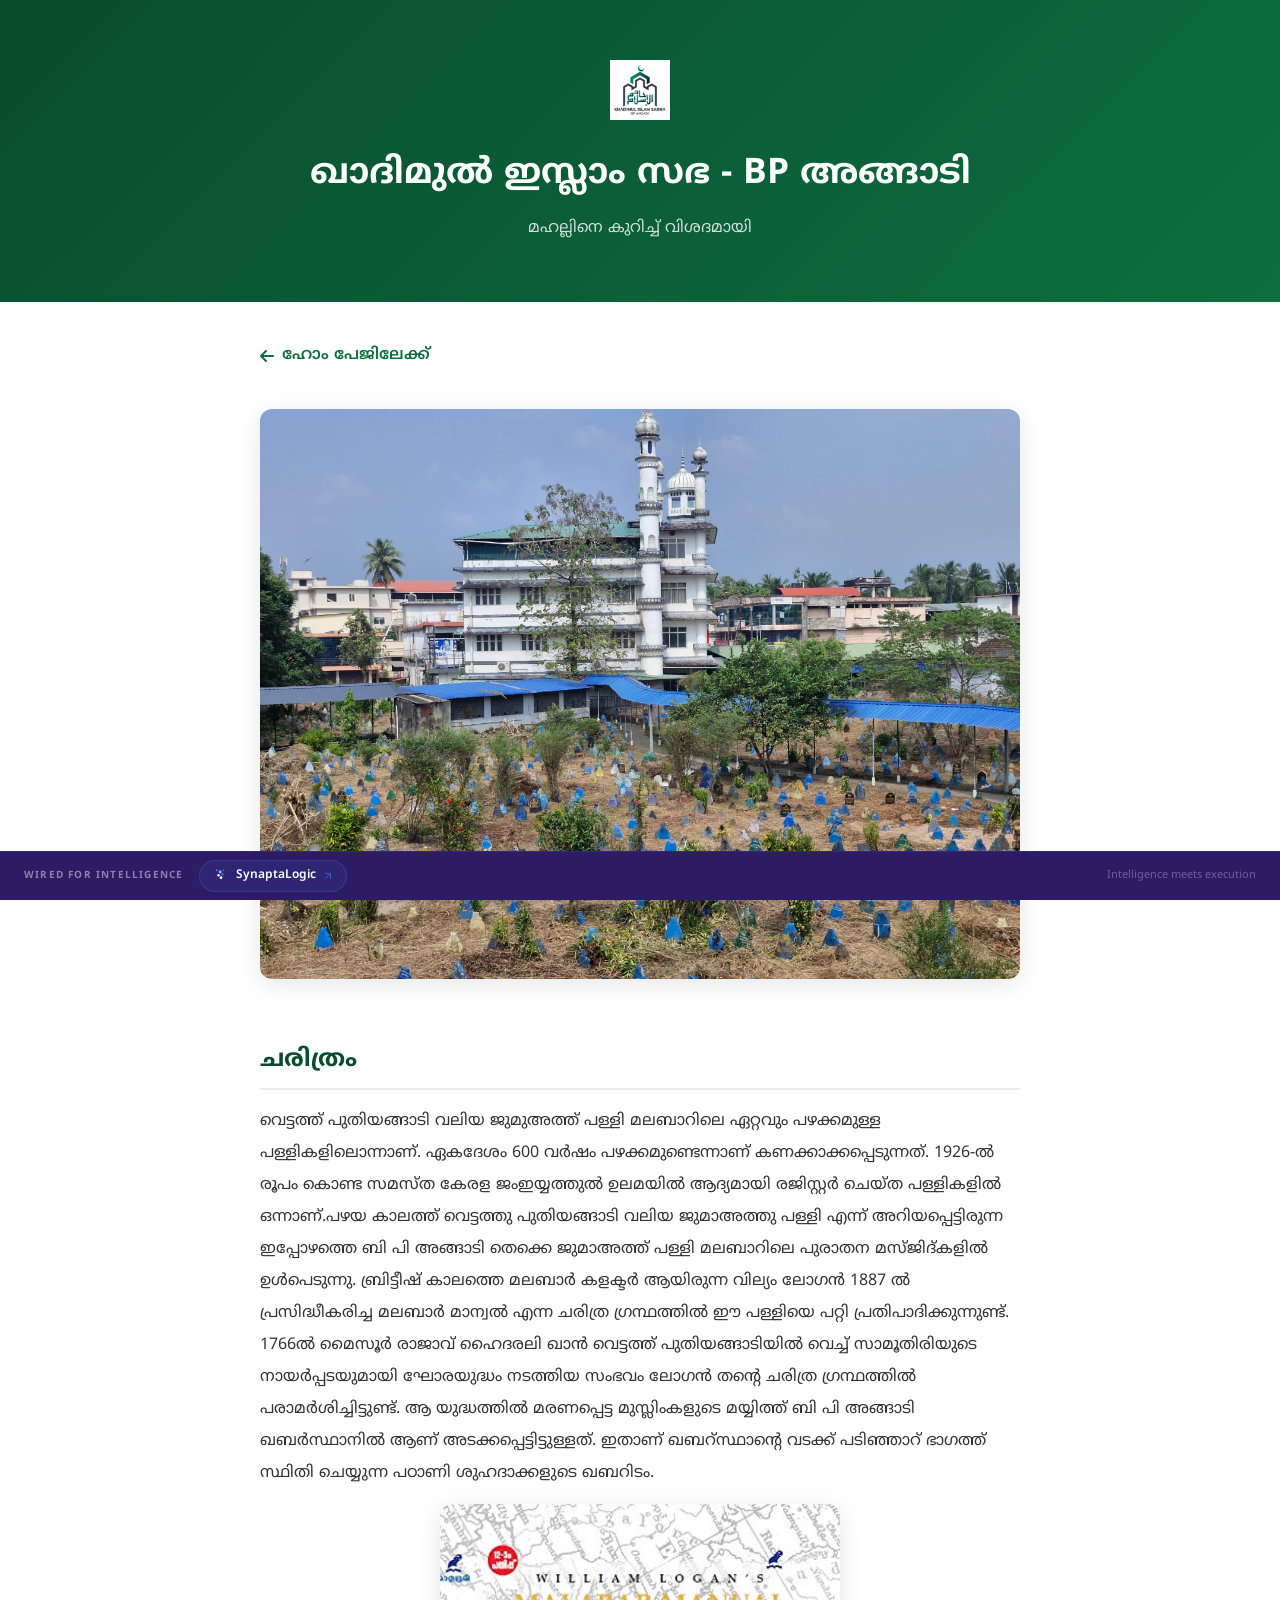
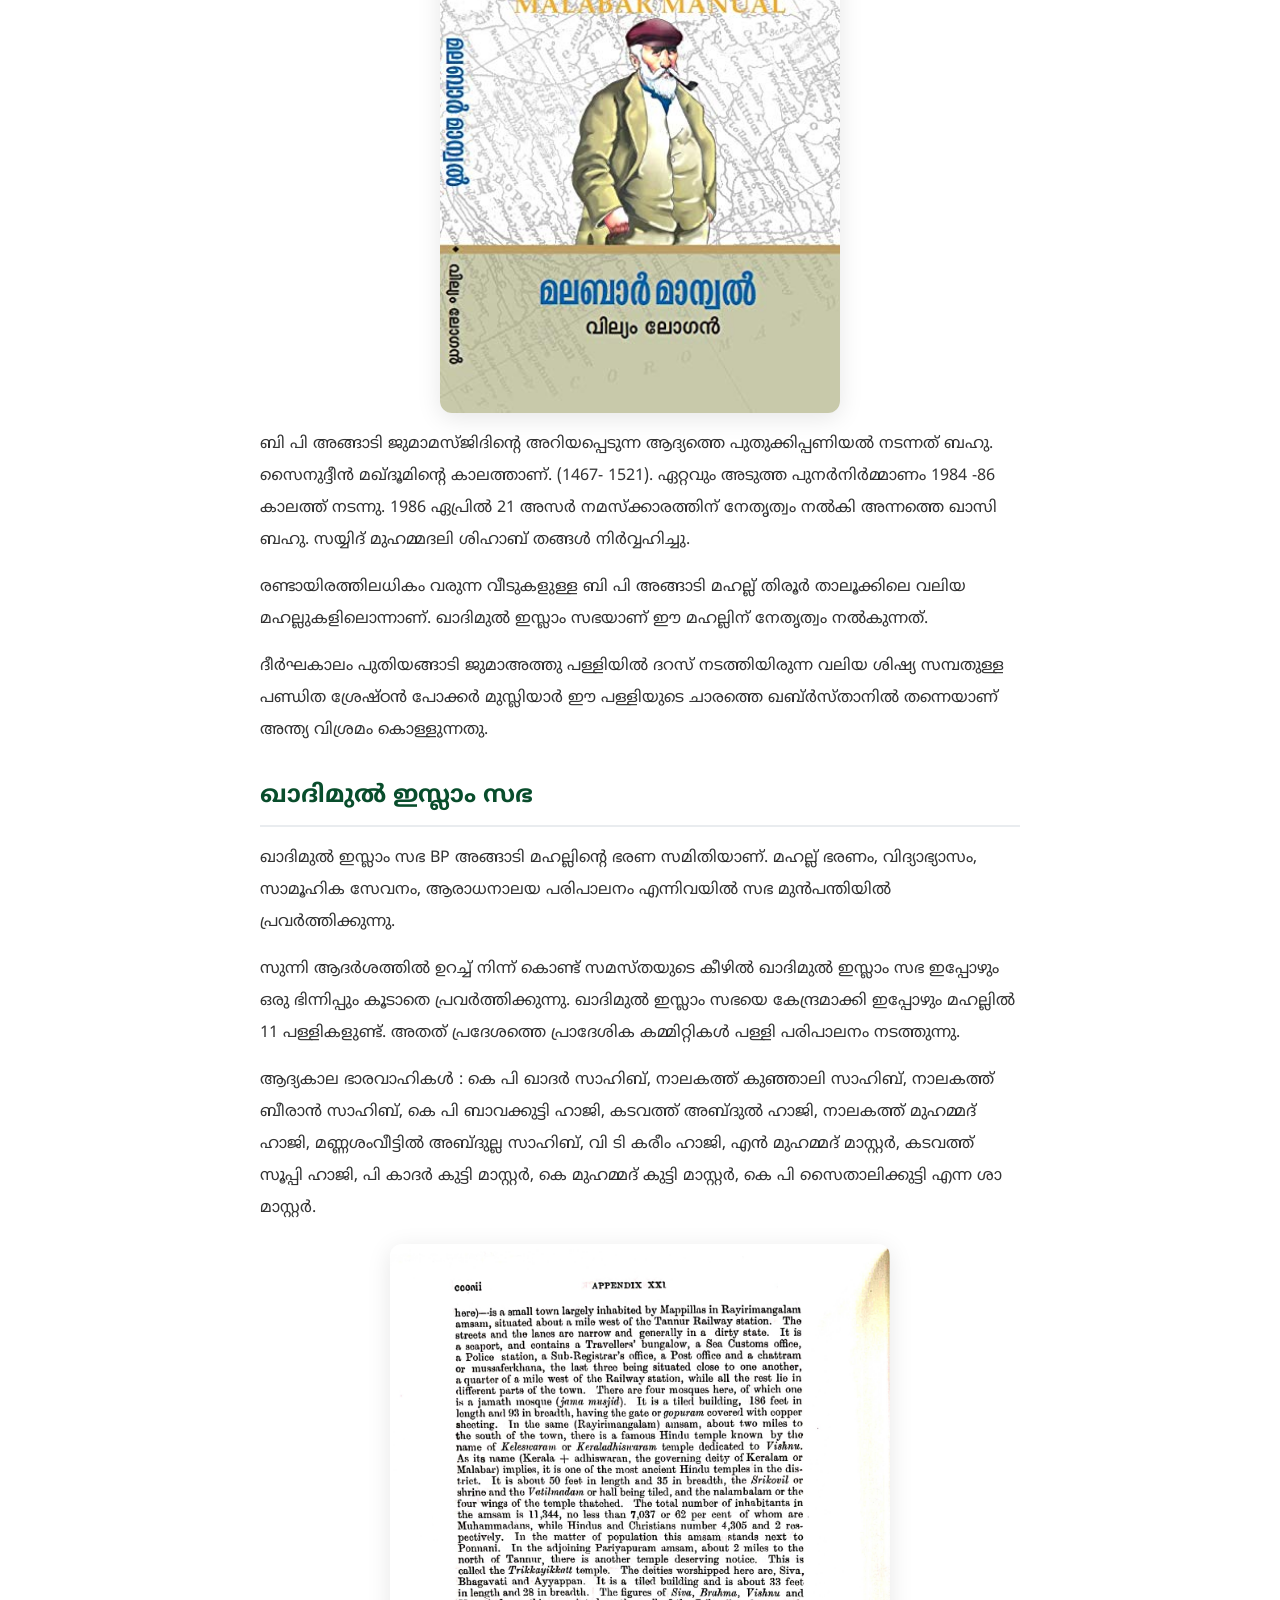
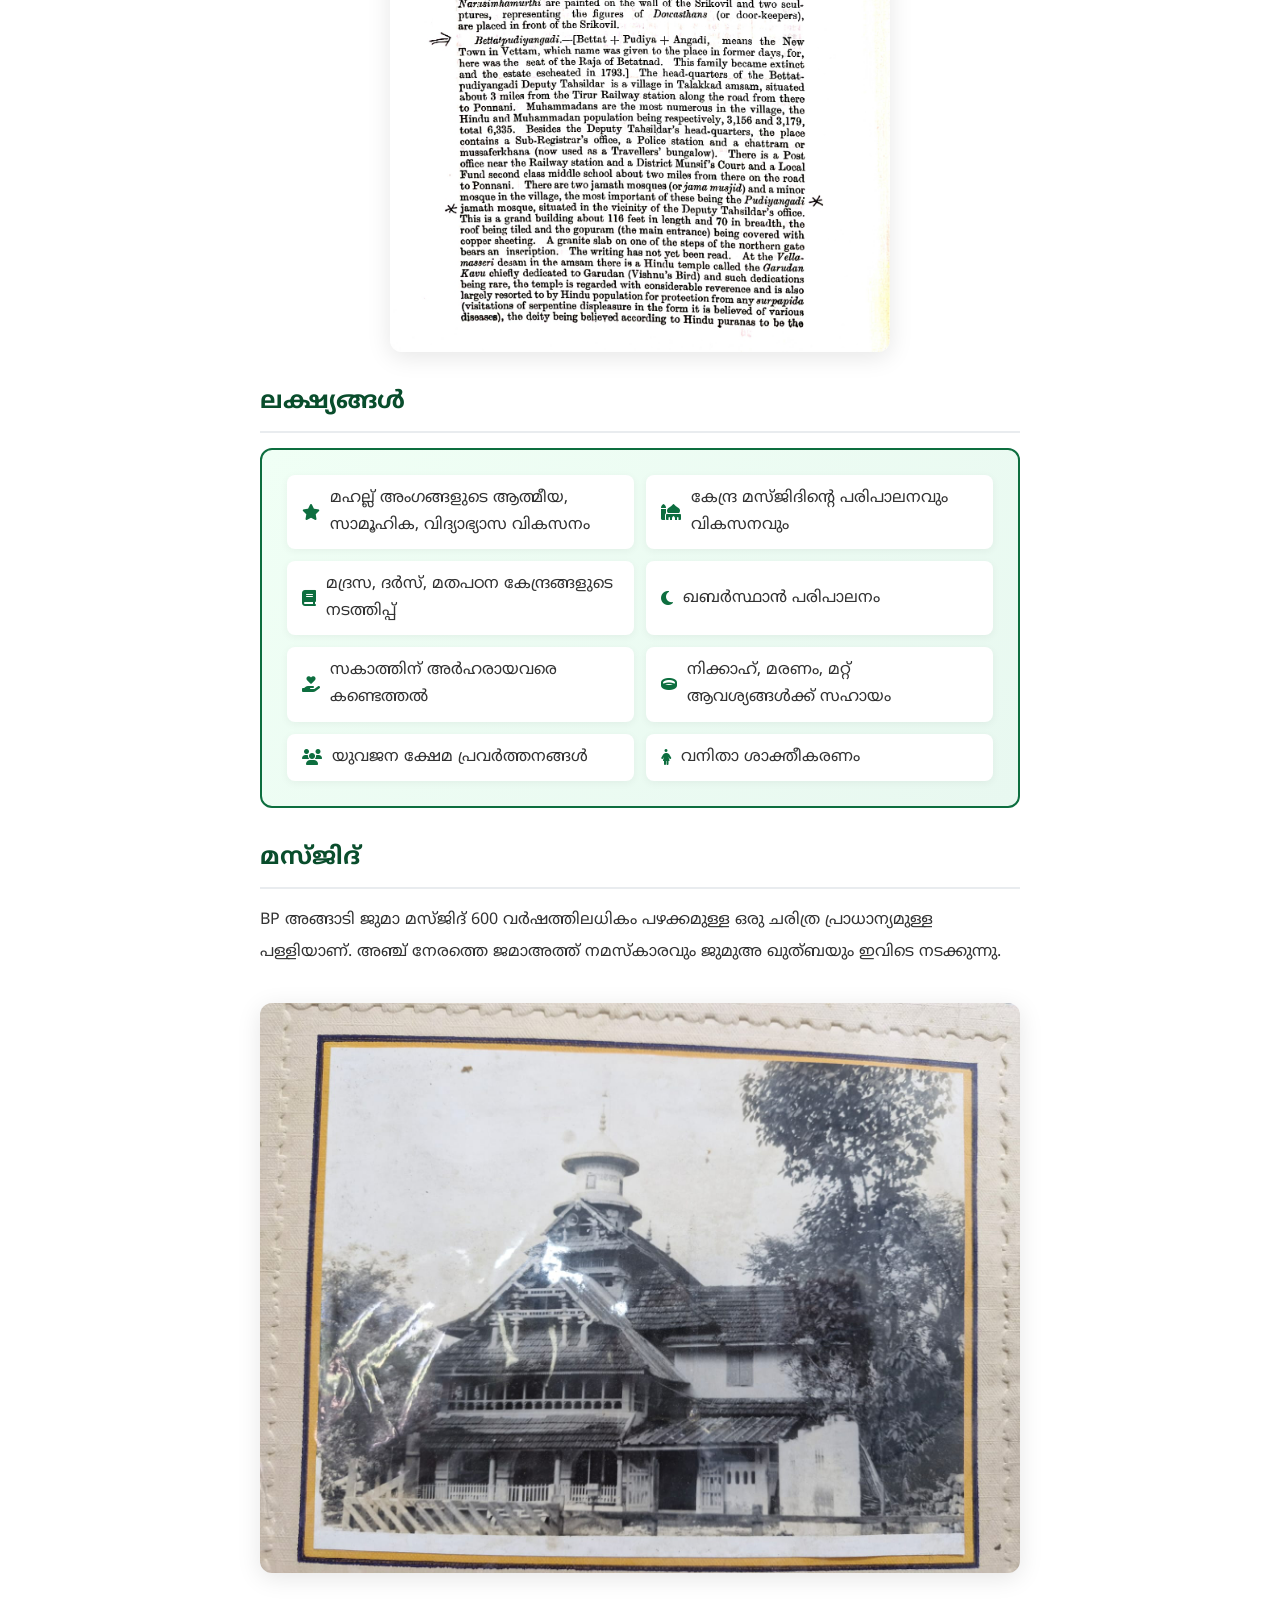
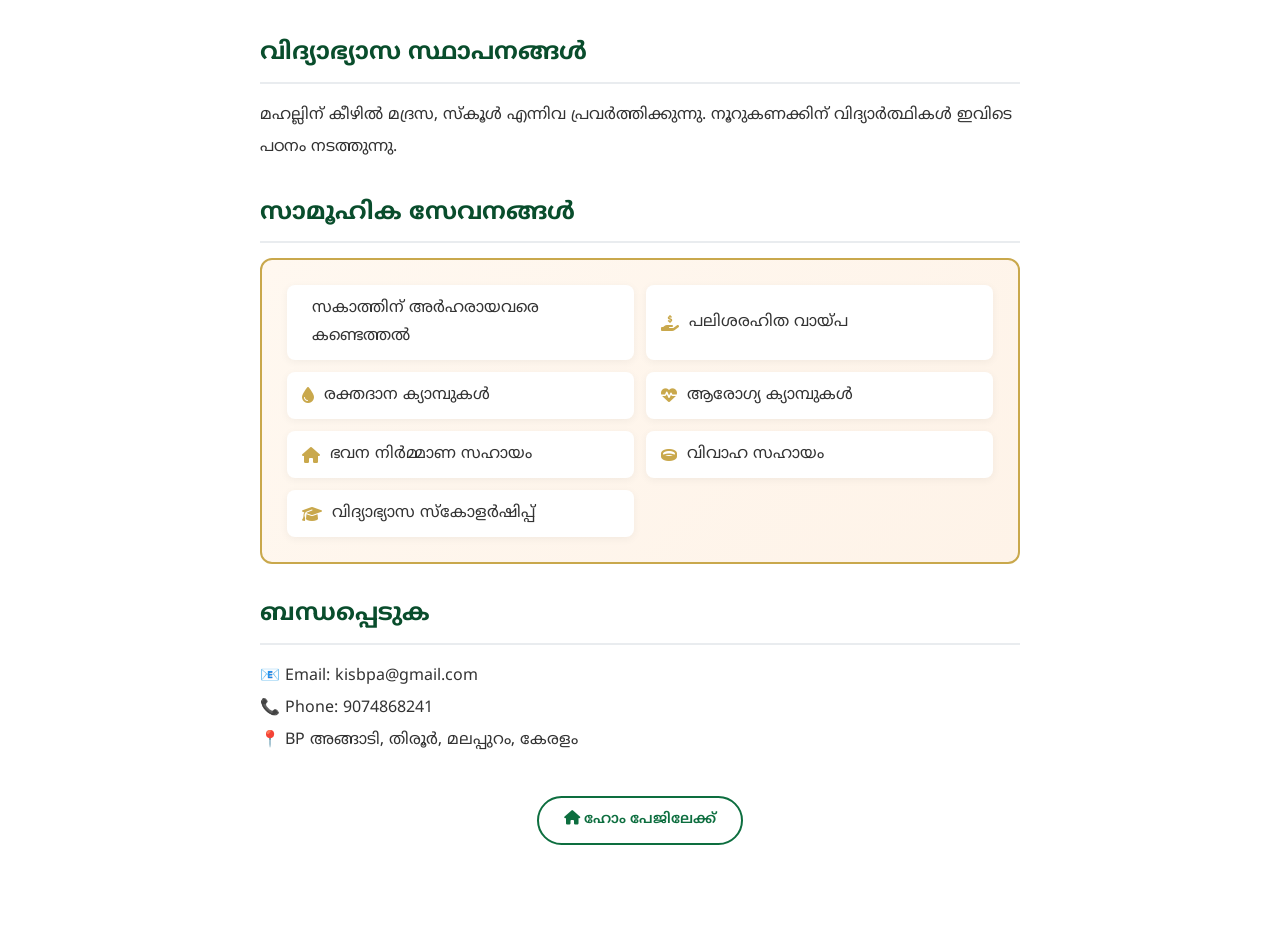
<file: about.html>
<!DOCTYPE html>
<html lang="ml">
<head>
    <meta charset="UTF-8">
    <meta name="viewport" content="width=device-width, initial-scale=1.0">
    <title>മഹല്ലിനെ കുറിച്ച് | ഖാദിമുൽ ഇസ്ലാം സഭ BP അങ്ങാടി</title>
    <link rel="stylesheet" href="style.css">
    <link rel="preconnect" href="https://fonts.googleapis.com">
    <link rel="preconnect" href="https://fonts.gstatic.com" crossorigin>
    <link href="https://fonts.googleapis.com/css2?family=Noto+Sans+Malayalam:wght@300;400;500;600;700;800&display=swap" rel="stylesheet">
    <link rel="stylesheet" href="https://cdnjs.cloudflare.com/ajax/libs/font-awesome/6.5.0/css/all.min.css">
    <style>
        .about-page { padding: 40px 0 80px; }
        .about-page-header {
            background: linear-gradient(135deg, var(--primary-dark), var(--primary));
            padding: 60px 20px;
            text-align: center;
            color: var(--white);
        }
        .about-page-header h1 { font-size: 2.2rem; margin-bottom: 10px; }
        .about-page-header p { opacity: 0.8; font-size: 1rem; }
        .about-body {
            max-width: 800px;
            margin: 0 auto;
            padding: 40px 20px;
        }
        .about-body h2 {
            font-size: 1.5rem;
            color: var(--primary-dark);
            margin: 30px 0 15px;
            padding-bottom: 8px;
            border-bottom: 2px solid var(--gray-light);
        }
        .about-body p {
            font-size: 1rem;
            line-height: 2;
            color: var(--text);
            margin-bottom: 15px;
        }
        .about-body ul {
            margin: 15px 0;
            padding-left: 20px;
        }
        .about-body ul li {
            margin-bottom: 10px;
            line-height: 1.8;
            color: var(--text);
        }
        .back-link {
            display: inline-flex;
            align-items: center;
            gap: 8px;
            margin-bottom: 20px;
            color: var(--primary);
            font-weight: 600;
        }
        .back-link:hover { text-decoration: underline; }
        .about-image {
            width: 100%;
            border-radius: 12px;
            margin: 20px 0;
            box-shadow: 0 5px 25px rgba(0,0,0,0.1);
        }
    </style>
</head>
<body>

    <!-- Header -->
    <div class="about-page-header">
        <img src="logo.jpg" alt="Logo" style="height:60px; margin-bottom:15px;">
        <h1>ഖാദിമുൽ ഇസ്ലാം സഭ - BP അങ്ങാടി</h1>
        <p>മഹല്ലിനെ കുറിച്ച് വിശദമായി</p>
    </div>

    <!-- Content -->
    <div class="about-body">
        <a href="index.html" class="back-link"><i class="fas fa-arrow-left"></i> ഹോം പേജിലേക്ക്</a>

        <img src="mosque-new.jpeg" alt="BP Angadi Juma Masjid" class="about-image">

        <h2>ചരിത്രം</h2>
        <p>
            വെട്ടത്ത് പുതിയങ്ങാടി വലിയ ജുമുഅത്ത് പള്ളി മലബാറിലെ ഏറ്റവും പഴക്കമുള്ള 
            പള്ളികളിലൊന്നാണ്. ഏകദേശം 600 വർഷം പഴക്കമുണ്ടെന്നാണ് കണക്കാക്കപ്പെടുന്നത്. 
            1926-ൽ രൂപം കൊണ്ട സമസ്ത കേരള ജംഇയ്യത്തുൽ ഉലമയിൽ ആദ്യമായി രജിസ്റ്റർ ചെയ്ത 
            പള്ളികളിൽ ഒന്നാണ്.പഴയ കാലത്ത് വെട്ടത്തു പുതിയങ്ങാടി വലിയ ജുമാഅത്തു പള്ളി എന്ന് അറിയപ്പെട്ടിരുന്ന ഇപ്പോഴത്തെ ബി പി അങ്ങാടി തെക്കെ ജുമാഅത്ത് പള്ളി മലബാറിലെ പുരാതന മസ്ജിദ്കളിൽ ഉൾപെടുന്നു. ബ്രിട്ടീഷ് കാലത്തെ മലബാർ കളക്ടർ ആയിരുന്ന വില്യം ലോഗൻ 1887 ൽ പ്രസിദ്ധീകരിച്ച മലബാർ മാന്വൽ എന്ന ചരിത്ര ഗ്രന്ഥത്തിൽ ഈ പള്ളിയെ പറ്റി പ്രതിപാദിക്കുന്നുണ്ട്. 1766ൽ മൈസൂർ രാജാവ് ഹൈദരലി ഖാൻ വെട്ടത്ത് പുതിയങ്ങാടിയിൽ വെച്ച് സാമൂതിരിയുടെ നായർപ്പടയുമായി ഘോരയുദ്ധം നടത്തിയ സംഭവം ലോ​ഗൻ തന്റെ ചരിത്ര ​ഗ്രന്ഥത്തിൽ പരാമർശിച്ചിട്ടുണ്ട്. ആ യുദ്ധത്തിൽ മരണപ്പെട്ട മുസ്ലിംകളുടെ മയ്യിത്ത് ബി പി അങ്ങാടി ഖബർസ്ഥാനിൽ ആണ് അടക്കപ്പെട്ടിട്ടുള്ളത്. ഇതാണ് ഖബറ്‍സ്ഥാന്റെ വടക്ക് പടിഞ്ഞാറ് ഭാ​ഗത്ത് സ്ഥിതി ചെയ്യുന്ന പഠാണി ശുഹദാക്കളുടെ ഖബറിടം.
        </p>
        <img src="malabarmanual.jpg" alt="Malabar Manual" class="about-image" style="max-width: 400px; display: block; margin: 15px auto;">
        <p>
            ബി പി അങ്ങാടി ജുമാമസ്ജിദിന്റെ അറിയപ്പെടുന്ന ആദ്യത്തെ പുതുക്കിപ്പണിയൽ നടന്നത് ബഹു. സൈനുദ്ദീൻ മഖ്ദൂമിന്റെ കാലത്താണ്. (1467- 1521). ഏറ്റവും അടുത്ത പുനർനിർമ്മാണം 1984 -86 കാലത്ത് നടന്നു. 1986 ഏപ്രിൽ 21 അസർ നമസ്ക്കാരത്തിന് നേതൃത്വം നൽകി അന്നത്തെ ഖാസി ബഹു. സയ്യിദ് മുഹമ്മദലി ശിഹാബ് തങ്ങൾ നിർവ്വഹിച്ചു.
        </p>
        <p>
            രണ്ടായിരത്തിലധികം വരുന്ന വീടുകളുള്ള ബി പി അങ്ങാടി മഹല്ല് തിരൂർ 
            താലൂക്കിലെ വലിയ മഹല്ലുകളിലൊന്നാണ്. ഖാദിമുൽ ഇസ്ലാം സഭയാണ് ഈ മഹല്ലിന് 
            നേതൃത്വം നൽകുന്നത്.
        </p>
        <p>ദീർഘകാലം പുതിയങ്ങാടി ജുമാഅത്തു പള്ളിയിൽ ദറസ് നടത്തിയിരുന്ന വലിയ ശിഷ്യ സമ്പതുള്ള പണ്ഡിത ശ്രേഷ്ഠൻ പോക്കർ മുസ്ലിയാർ ഈ പള്ളിയുടെ ചാരത്തെ ഖബ്ർസ്താനിൽ തന്നെയാണ് അന്ത്യ വിശ്രമം കൊള്ളുന്നതു.</p>

        <h2>ഖാദിമുൽ ഇസ്ലാം സഭ</h2>
        <p>
            <!-- ✏️ ഇവിടെ ഖാദിമുൽ ഇസ്ലാം സഭയുടെ ചരിത്രവും പ്രവർത്തനങ്ങളും ചേർക്കുക -->
            ഖാദിമുൽ ഇസ്ലാം സഭ BP അങ്ങാടി മഹല്ലിന്റെ ഭരണ സമിതിയാണ്. 
            മഹല്ല് ഭരണം, വിദ്യാഭ്യാസം, സാമൂഹിക സേവനം, ആരാധനാലയ പരിപാലനം 
            എന്നിവയിൽ സഭ മുൻപന്തിയിൽ പ്രവർത്തിക്കുന്നു. 
        </p>
        <p>
            സുന്നി ആദർശത്തിൽ ഉറച്ച് നിന്ന് കൊണ്ട് സമസ്തയുടെ കീഴിൽ ഖാദിമുൽ ഇസ്ലാം സഭ ഇപ്പോഴും ഒരു ഭിന്നിപ്പും കൂടാതെ പ്രവർത്തിക്കുന്നു. ഖാദിമുൽ ഇസ്ലാം സഭയെ കേന്ദ്രമാക്കി ഇപ്പോഴും മഹല്ലിൽ 11 പള്ളികളുണ്ട്. അതത് പ്രദേശത്തെ പ്രാദേശിക കമ്മിറ്റികൾ പള്ളി പരിപാലനം നടത്തുന്നു. 
        </p>
        <p>
            ആദ്യകാല ഭാരവാഹികൾ : കെ പി ഖാദർ സാഹിബ്, നാലകത്ത് കുഞ്ഞാലി സാഹിബ്, നാലകത്ത് ബീരാൻ സാഹിബ്, കെ പി ബാവക്കുട്ടി ഹാജി, കടവത്ത് അബ്ദുൽ ഹാജി, നാലകത്ത് മുഹമ്മദ് ഹാജി, മണ്ണശംവീട്ടിൽ അബ്ദുല്ല സാഹിബ്, വി ടി കരീം ഹാജി, എൻ മുഹമ്മദ് മാസ്റ്റർ, കടവത്ത് സൂപ്പി ഹാജി, പി കാദർ കുട്ടി മാസ്റ്റർ, കെ മുഹമ്മദ് കുട്ടി മാസ്റ്റർ, കെ പി സൈതാലിക്കുട്ടി എന്ന ശാ മാസ്റ്റർ.
        </p>

        <img src="malabarmanual2.jpg" alt="Malabar Manual" class="about-image" style="max-width: 500px; display: block; margin: 20px auto;">

        <h2>ലക്ഷ്യങ്ങൾ</h2>
        <div style="background: linear-gradient(135deg, #f0fff5, #e8f8f0); border: 2px solid #0d6e3f; border-radius: 12px; padding: 25px; margin-bottom: 25px;">
            <div style="display: grid; grid-template-columns: 1fr 1fr; gap: 12px;">
                <div style="display: flex; align-items: center; gap: 10px; padding: 10px 15px; background: white; border-radius: 8px; box-shadow: 0 2px 8px rgba(0,0,0,0.05);"><i class="fas fa-star" style="color: #0d6e3f;"></i> മഹല്ല് അംഗങ്ങളുടെ ആത്മീയ, സാമൂഹിക, വിദ്യാഭ്യാസ വികസനം</div>
                <div style="display: flex; align-items: center; gap: 10px; padding: 10px 15px; background: white; border-radius: 8px; box-shadow: 0 2px 8px rgba(0,0,0,0.05);"><i class="fas fa-mosque" style="color: #0d6e3f;"></i> കേന്ദ്ര മസ്ജിദിന്റെ പരിപാലനവും വികസനവും</div>
                <div style="display: flex; align-items: center; gap: 10px; padding: 10px 15px; background: white; border-radius: 8px; box-shadow: 0 2px 8px rgba(0,0,0,0.05);"><i class="fas fa-book" style="color: #0d6e3f;"></i> മദ്രസ, ദർസ്, മതപഠന കേന്ദ്രങ്ങളുടെ നടത്തിപ്പ്</div>
                <div style="display: flex; align-items: center; gap: 10px; padding: 10px 15px; background: white; border-radius: 8px; box-shadow: 0 2px 8px rgba(0,0,0,0.05);"><i class="fas fa-moon" style="color: #0d6e3f;"></i> ഖബർസ്ഥാൻ പരിപാലനം</div>
                <div style="display: flex; align-items: center; gap: 10px; padding: 10px 15px; background: white; border-radius: 8px; box-shadow: 0 2px 8px rgba(0,0,0,0.05);"><i class="fas fa-hand-holding-heart" style="color: #0d6e3f;"></i> സകാത്തിന് അർഹരായവരെ കണ്ടെത്തൽ</div>
                <div style="display: flex; align-items: center; gap: 10px; padding: 10px 15px; background: white; border-radius: 8px; box-shadow: 0 2px 8px rgba(0,0,0,0.05);"><i class="fas fa-ring" style="color: #0d6e3f;"></i> നിക്കാഹ്, മരണം, മറ്റ് ആവശ്യങ്ങൾക്ക് സഹായം</div>
                <div style="display: flex; align-items: center; gap: 10px; padding: 10px 15px; background: white; border-radius: 8px; box-shadow: 0 2px 8px rgba(0,0,0,0.05);"><i class="fas fa-users" style="color: #0d6e3f;"></i> യുവജന ക്ഷേമ പ്രവർത്തനങ്ങൾ</div>
                <div style="display: flex; align-items: center; gap: 10px; padding: 10px 15px; background: white; border-radius: 8px; box-shadow: 0 2px 8px rgba(0,0,0,0.05);"><i class="fas fa-female" style="color: #0d6e3f;"></i> വനിതാ ശാക്തീകരണം</div>
            </div>
        </div>

        <h2>മസ്ജിദ്</h2>
        <p>
            <!-- ✏️ ഇവിടെ മസ്ജിദിന്റെ വിശദമായ ചരിത്രം ചേർക്കുക -->
            BP അങ്ങാടി ജുമാ മസ്ജിദ് 600 വർഷത്തിലധികം പഴക്കമുള്ള ഒരു ചരിത്ര 
            പ്രാധാന്യമുള്ള പള്ളിയാണ്. അഞ്ച് നേരത്തെ ജമാഅത്ത് നമസ്കാരവും 
            ജുമുഅ ഖുത്ബയും ഇവിടെ നടക്കുന്നു.
        </p>

        <img src="mosque-old.jpeg" alt="പഴയ മസ്ജിദ്" class="about-image">

        <h2>വിദ്യാഭ്യാസ സ്ഥാപനങ്ങൾ</h2>
        <p>
            <!-- ✏️ ഇവിടെ വിദ്യാഭ്യാസ സ്ഥാപനങ്ങളുടെ വിശദാംശങ്ങൾ ചേർക്കുക -->
            മഹല്ലിന് കീഴിൽ മദ്രസ, സ്കൂൾ എന്നിവ പ്രവർത്തിക്കുന്നു. 
            നൂറുകണക്കിന് വിദ്യാർത്ഥികൾ ഇവിടെ പഠനം നടത്തുന്നു.
        </p>

        <h2>സാമൂഹിക സേവനങ്ങൾ</h2>
        <div style="background: linear-gradient(135deg, #fff8f0, #fef3e8); border: 2px solid #c9a84c; border-radius: 12px; padding: 25px; margin-bottom: 25px;">
            <div style="display: grid; grid-template-columns: 1fr 1fr; gap: 12px;">
                <div style="display: flex; align-items: center; gap: 10px; padding: 10px 15px; background: white; border-radius: 8px; box-shadow: 0 2px 8px rgba(0,0,0,0.05);"><i class="fas fa-hands-holding-heart" style="color: #c9a84c;"></i> സകാത്തിന് അർഹരായവരെ കണ്ടെത്തൽ</div>
                <div style="display: flex; align-items: center; gap: 10px; padding: 10px 15px; background: white; border-radius: 8px; box-shadow: 0 2px 8px rgba(0,0,0,0.05);"><i class="fas fa-hand-holding-usd" style="color: #c9a84c;"></i> പലിശരഹിത വായ്പ</div>
                <div style="display: flex; align-items: center; gap: 10px; padding: 10px 15px; background: white; border-radius: 8px; box-shadow: 0 2px 8px rgba(0,0,0,0.05);"><i class="fas fa-tint" style="color: #c9a84c;"></i> രക്തദാന ക്യാമ്പുകൾ</div>
                <div style="display: flex; align-items: center; gap: 10px; padding: 10px 15px; background: white; border-radius: 8px; box-shadow: 0 2px 8px rgba(0,0,0,0.05);"><i class="fas fa-heartbeat" style="color: #c9a84c;"></i> ആരോഗ്യ ക്യാമ്പുകൾ</div>
                <div style="display: flex; align-items: center; gap: 10px; padding: 10px 15px; background: white; border-radius: 8px; box-shadow: 0 2px 8px rgba(0,0,0,0.05);"><i class="fas fa-home" style="color: #c9a84c;"></i> ഭവന നിർമ്മാണ സഹായം</div>
                <div style="display: flex; align-items: center; gap: 10px; padding: 10px 15px; background: white; border-radius: 8px; box-shadow: 0 2px 8px rgba(0,0,0,0.05);"><i class="fas fa-ring" style="color: #c9a84c;"></i> വിവാഹ സഹായം</div>
                <div style="display: flex; align-items: center; gap: 10px; padding: 10px 15px; background: white; border-radius: 8px; box-shadow: 0 2px 8px rgba(0,0,0,0.05);"><i class="fas fa-graduation-cap" style="color: #c9a84c;"></i> വിദ്യാഭ്യാസ സ്കോളർഷിപ്പ്</div>
            </div>
        </div>

        <h2>ബന്ധപ്പെടുക</h2>
        <p>
            📧 Email: kisbpa@gmail.com<br>
            📞 Phone: 9074868241<br>
            📍 BP അങ്ങാടി, തിരൂർ, മലപ്പുറം, കേരളം
        </p>

        <div style="text-align:center; margin-top:40px;">
            <a href="index.html" class="btn-outline"><i class="fas fa-home"></i> ഹോം പേജിലേക്ക്</a>
        </div>
    </div>

<!-- SynaptaLogic Branding Footer -->
<footer class="sl-footer">
    <div class="sl-footer-inner">
        <div class="sl-footer-left">
            <span class="sl-footer-label">WIRED FOR INTELLIGENCE</span>
            <a href="https://synaptaLogic.com" target="_blank" rel="noopener" class="sl-footer-badge">
                <svg class="sl-footer-logo" xmlns="http://www.w3.org/2000/svg" viewBox="0 0 44 44" width="18" height="18">
                    <line x1="12" y1="8" x2="20" y2="12" stroke="#3B82F6" stroke-width="0.9" opacity="0.7"/>
                    <line x1="20" y1="12" x2="28" y2="8" stroke="#3B82F6" stroke-width="0.9" opacity="0.7"/>
                    <line x1="20" y1="12" x2="16" y2="20" stroke="#3B82F6" stroke-width="0.9" opacity="0.7"/>
                    <line x1="20" y1="12" x2="26" y2="18" stroke="#3B82F6" stroke-width="0.9" opacity="0.7"/>
                    <line x1="16" y1="20" x2="22" y2="26" stroke="#3B82F6" stroke-width="0.9" opacity="0.7"/>
                    <line x1="26" y1="18" x2="22" y2="26" stroke="#3B82F6" stroke-width="0.9" opacity="0.7"/>
                    <circle cx="20" cy="12" r="3.2" fill="#93C5FD"/>
                    <circle cx="16" cy="20" r="3" fill="#FFFFFF"/>
                    <circle cx="26" cy="18" r="2.8" fill="#3B82F6"/>
                    <circle cx="22" cy="26" r="3.2" fill="#FFFFFF"/>
                    <circle cx="12" cy="8" r="2.2" fill="#3B82F6"/>
                    <circle cx="28" cy="8" r="2" fill="#3B82F6"/>
                </svg>
                <strong>SynaptaLogic</strong>
                <svg width="12" height="12" viewBox="0 0 24 24" fill="none" stroke="currentColor" stroke-width="2" stroke-linecap="round" stroke-linejoin="round"><path d="M7 17L17 7M17 7H7M17 7v10"/></svg>
            </a>
        </div>
        <span class="sl-footer-right">Intelligence meets execution</span>
    </div>
</footer>

</body>
</html>
</file>
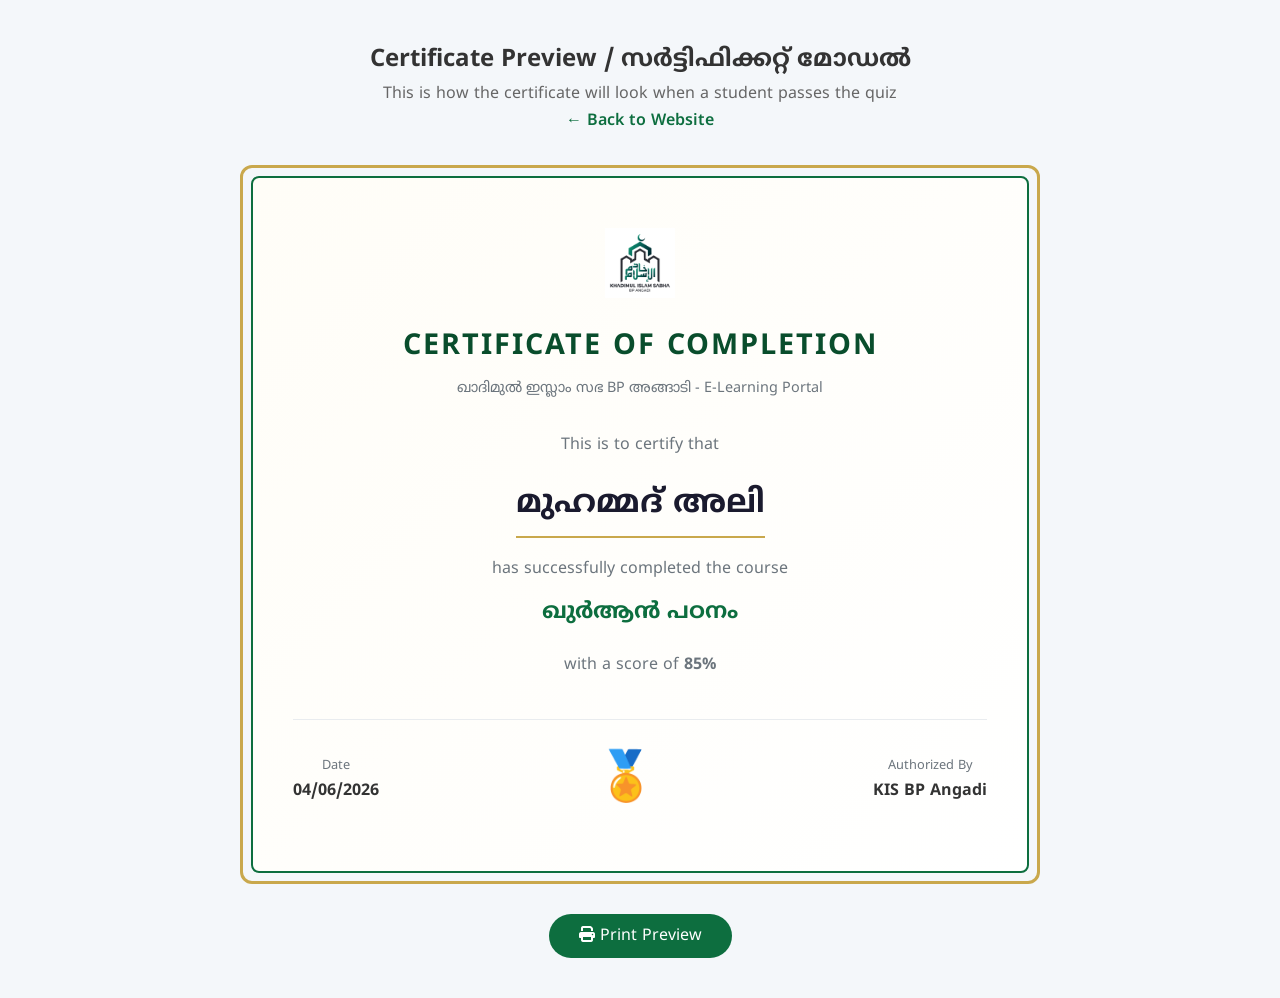
<file: certificate-preview.html>
<!DOCTYPE html>
<html lang="ml">
<head>
    <meta charset="UTF-8">
    <meta name="viewport" content="width=device-width, initial-scale=1.0">
    <title>Certificate Preview | KIS E-Learning</title>
    <link rel="stylesheet" href="style.css">
    <link rel="stylesheet" href="elearning.css">
    <link rel="preconnect" href="https://fonts.googleapis.com">
    <link rel="preconnect" href="https://fonts.gstatic.com" crossorigin>
    <link href="https://fonts.googleapis.com/css2?family=Noto+Sans+Malayalam:wght@300;400;500;600;700;800&display=swap" rel="stylesheet">
    <link rel="stylesheet" href="https://cdnjs.cloudflare.com/ajax/libs/font-awesome/6.5.0/css/all.min.css">
</head>
<body style="background: #f4f7fa; padding: 40px 20px;">

    <div style="text-align:center; margin-bottom:30px;">
        <h2 style="color:#333;">Certificate Preview / സർട്ടിഫിക്കറ്റ് മോഡൽ</h2>
        <p style="color:#666;">This is how the certificate will look when a student passes the quiz</p>
        <a href="index.html" style="color:#0d6e3f; font-weight:600;">← Back to Website</a>
    </div>

    <div class="certificate" id="certificate">
        <div class="cert-border">
            <div class="cert-content">
                <div class="cert-logo">
                    <img src="logo.jpg" alt="Logo" style="height:70px;">
                </div>
                <h2>CERTIFICATE OF COMPLETION</h2>
                <p class="cert-subtitle">ഖാദിമുൽ ഇസ്ലാം സഭ BP അങ്ങാടി - E-Learning Portal</p>
                <div class="cert-body">
                    <p>This is to certify that</p>
                    <h3 class="cert-name">മുഹമ്മദ് അലി</h3>
                    <p>has successfully completed the course</p>
                    <h3 class="cert-course">ഖുർആൻ പഠനം</h3>
                    <p>with a score of <strong>85%</strong></p>
                </div>
                <div class="cert-footer">
                    <div class="cert-date">
                        <p>Date</p>
                        <strong>04/06/2026</strong>
                    </div>
                    <div class="cert-seal">🏅</div>
                    <div class="cert-sign">
                        <p>Authorized By</p>
                        <strong>KIS BP Angadi</strong>
                    </div>
                </div>
            </div>
        </div>
    </div>

    <div style="text-align:center; margin-top:30px;">
        <button onclick="window.print()" style="background:#0d6e3f; color:#fff; border:none; padding:12px 30px; border-radius:50px; font-size:1rem; cursor:pointer; font-family:inherit;">
            <i class="fas fa-print"></i> Print Preview
        </button>
    </div>

</body>
</html>
</file>
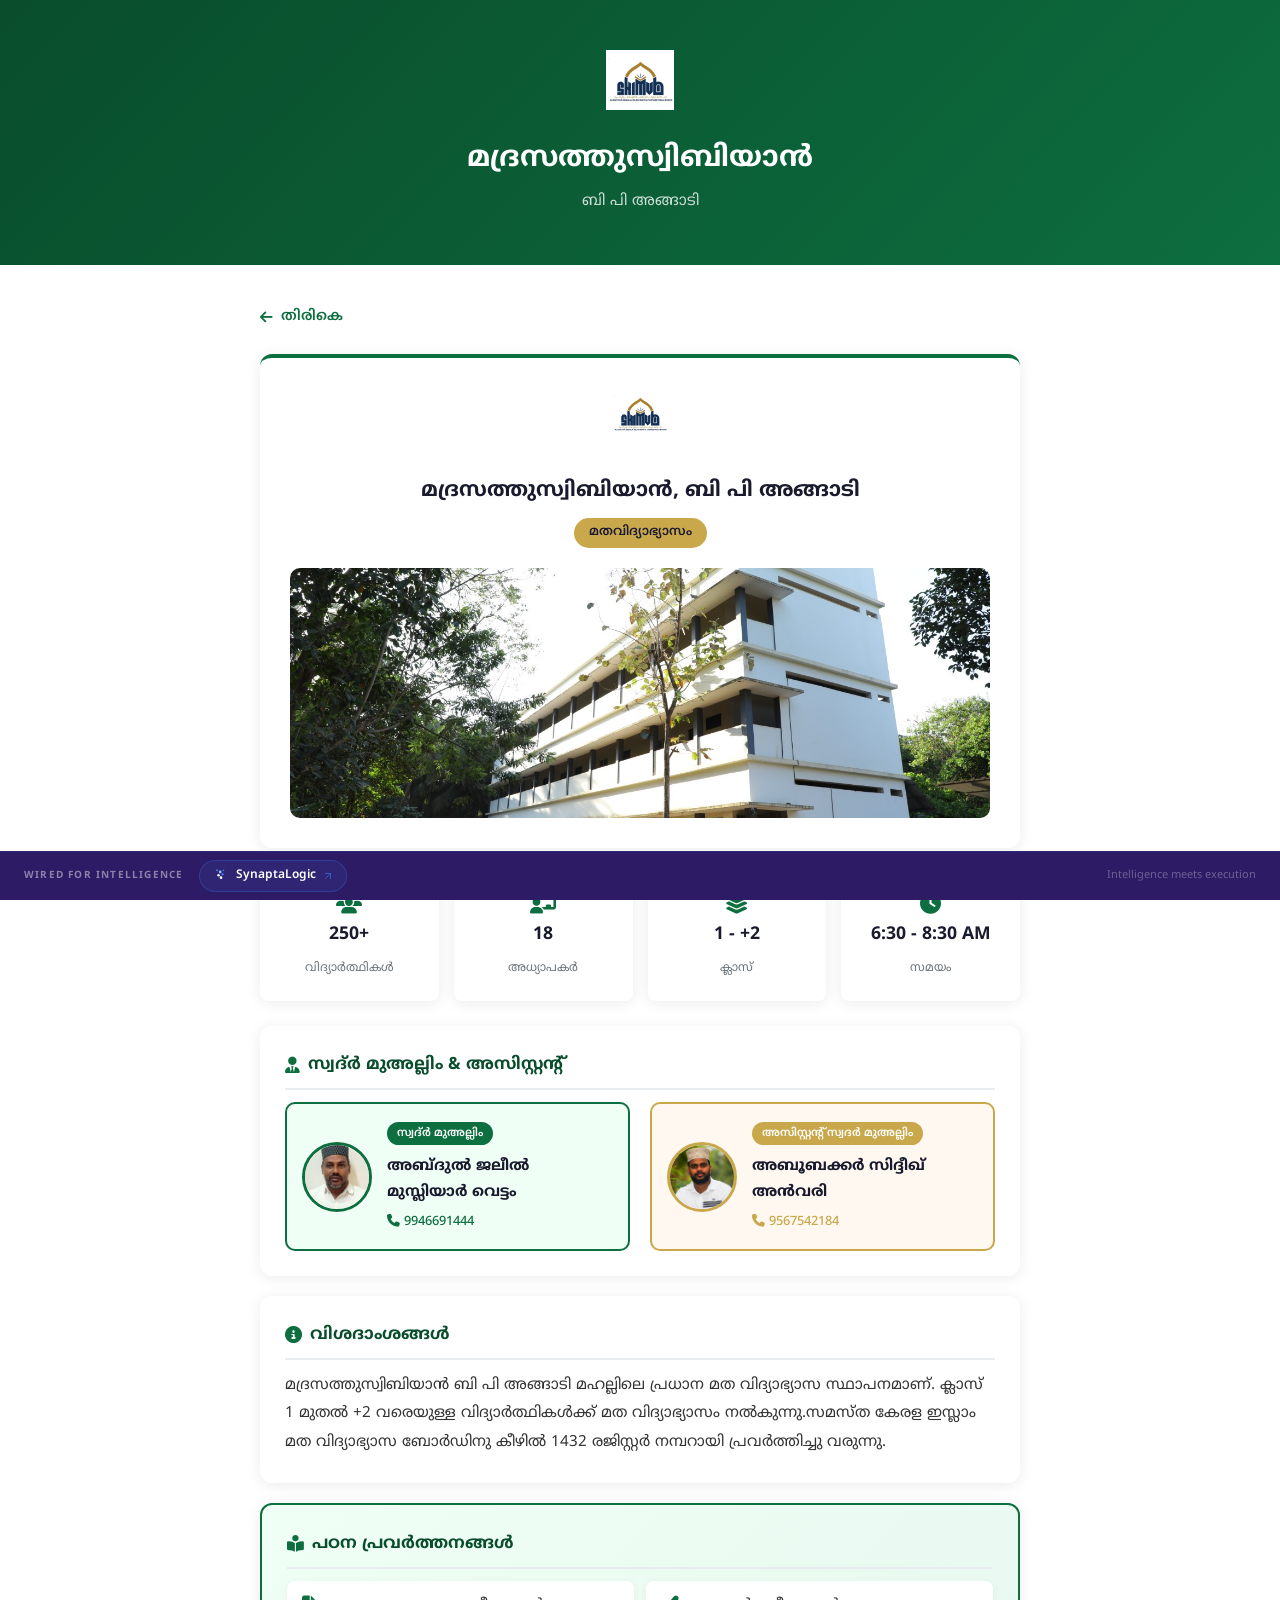
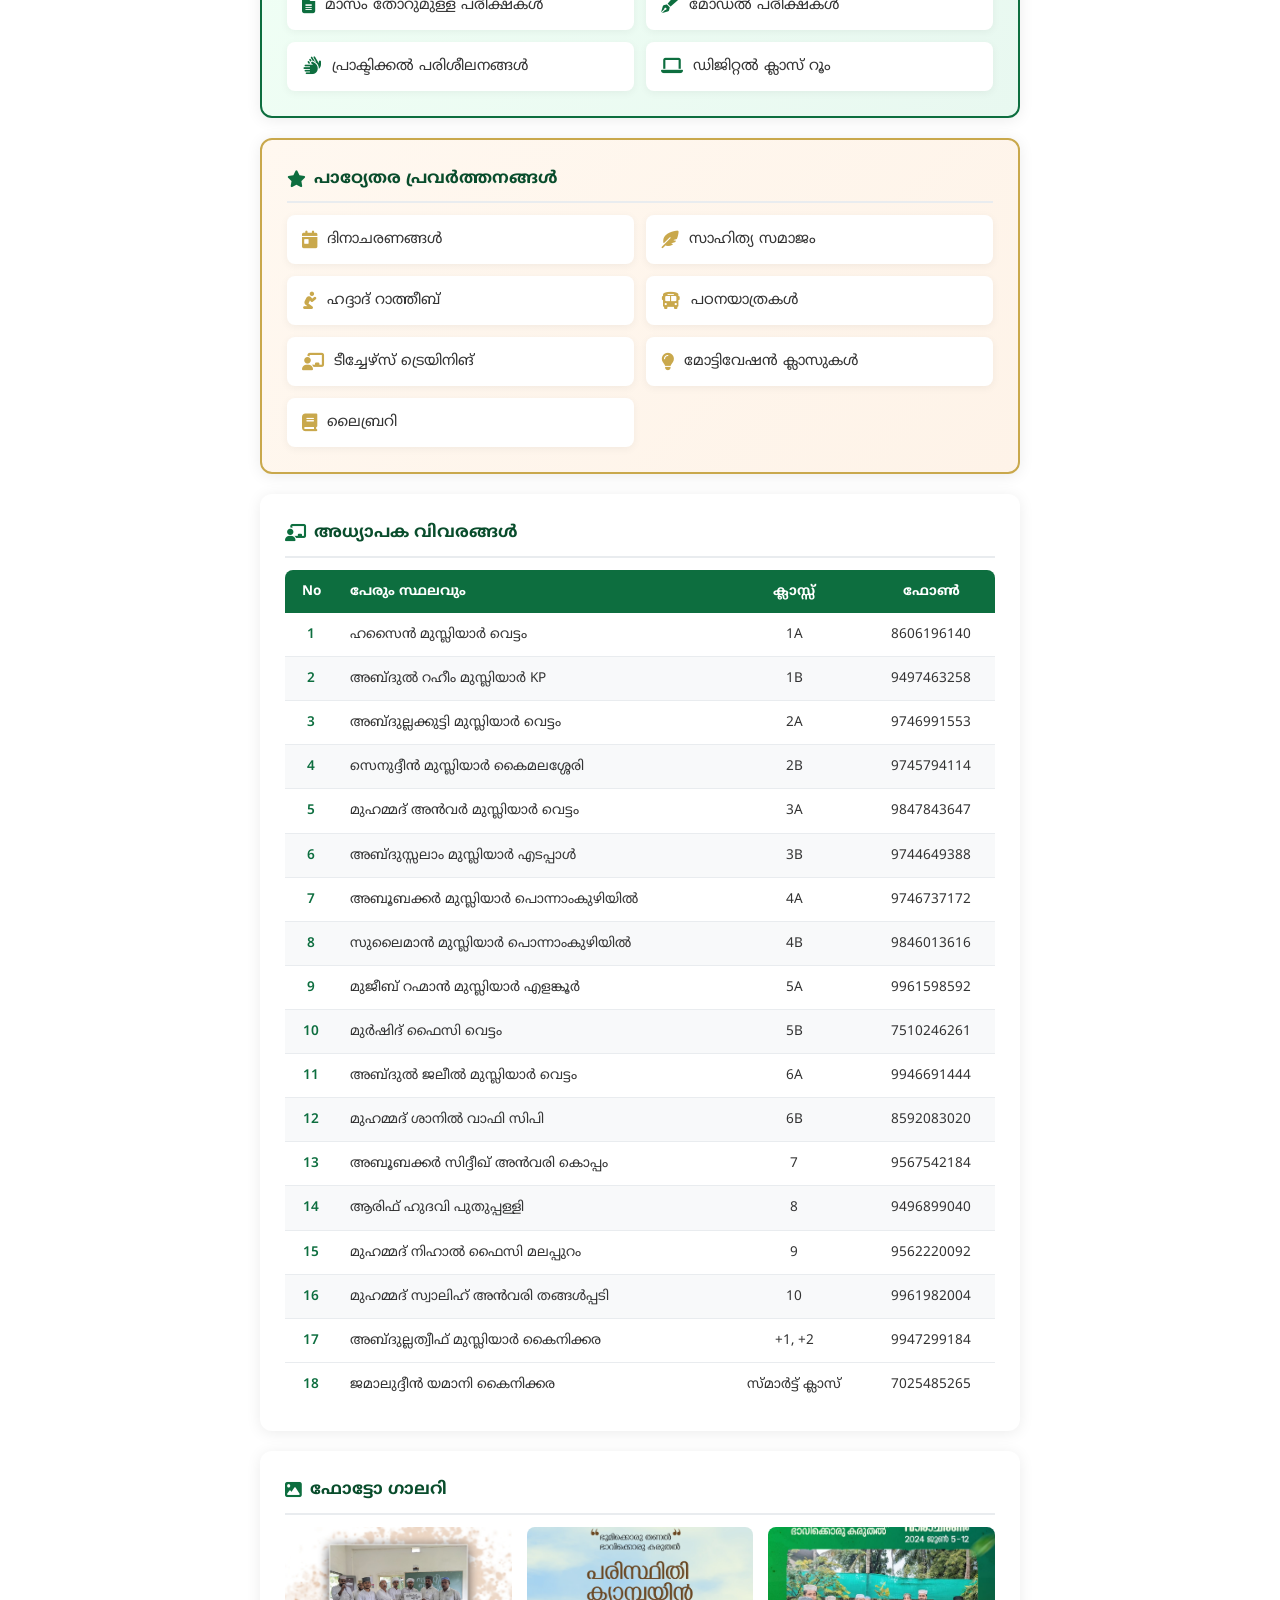
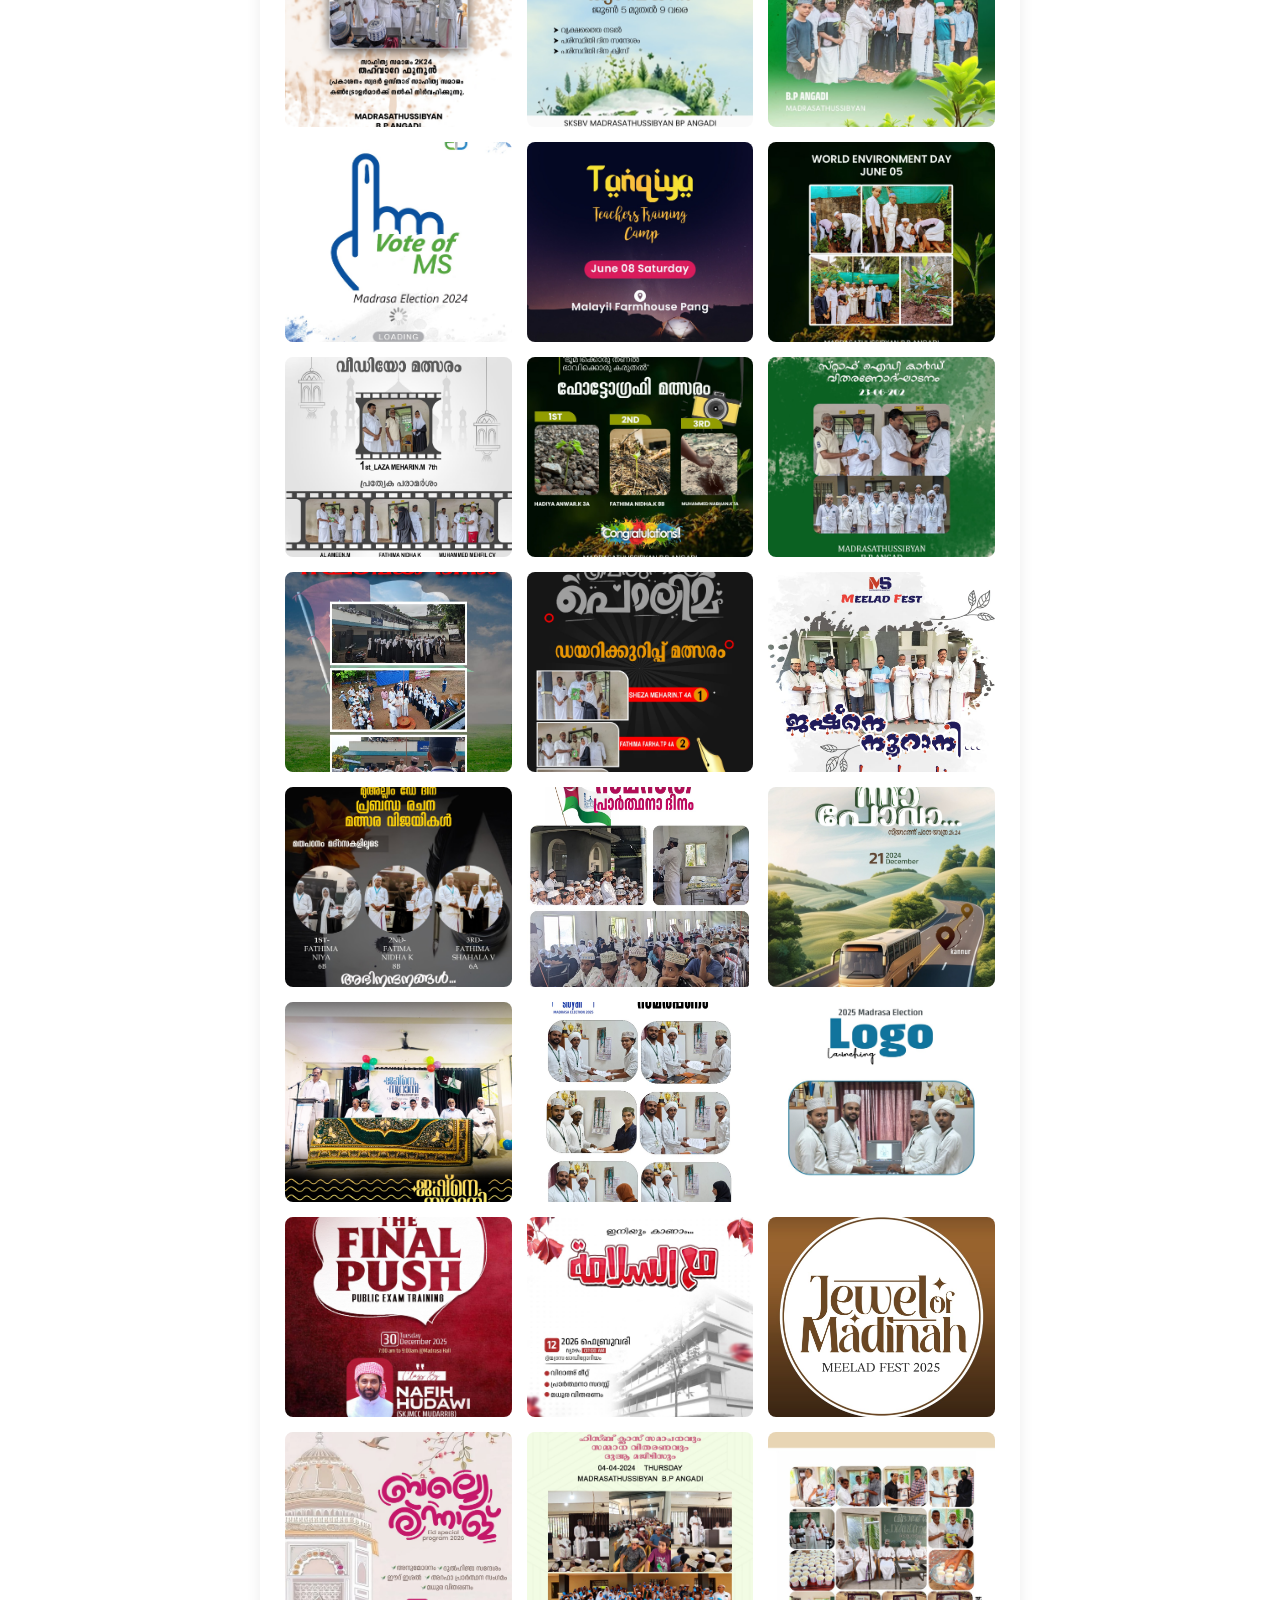
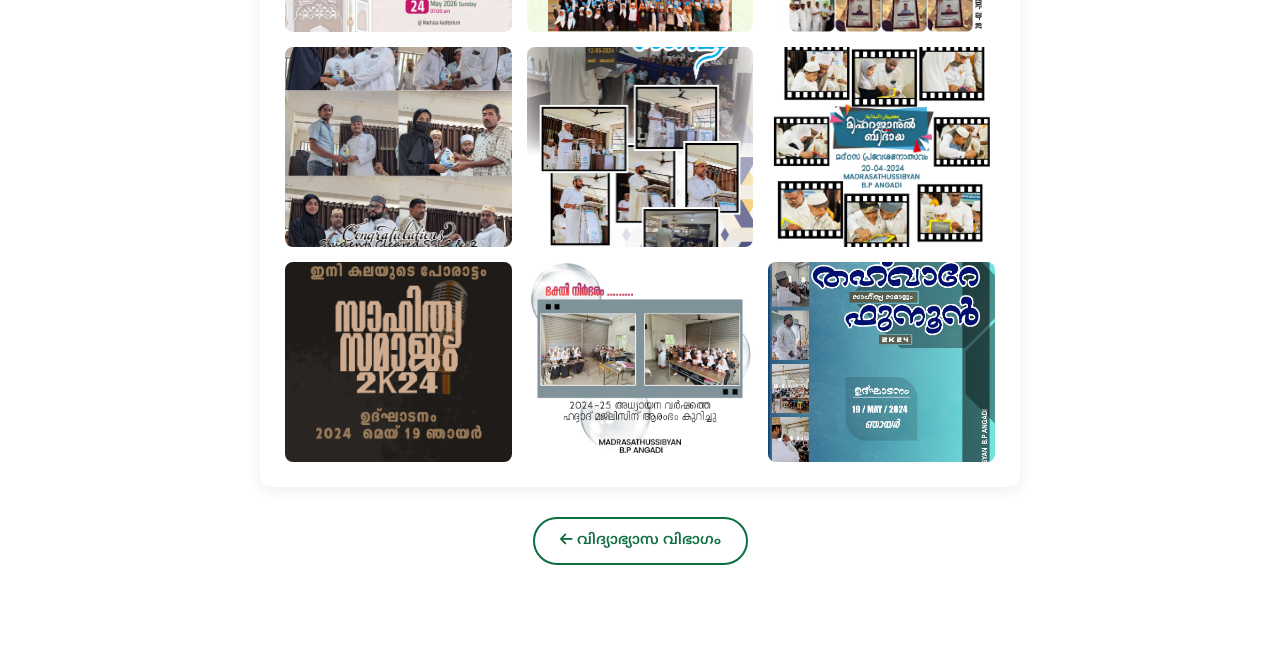
<file: edu-madrasa1.html>
<!DOCTYPE html>
<html lang="ml">
<head>
    <meta charset="UTF-8">
    <meta name="viewport" content="width=device-width, initial-scale=1.0">
    <title>മദ്രസത്തുസ്വിബിയാൻ | ഖാദിമുൽ ഇസ്ലാം സഭ BP അങ്ങാടി</title>
    <link rel="stylesheet" href="style.css">
    <link rel="stylesheet" href="edu-page.css">
    <link rel="preconnect" href="https://fonts.googleapis.com">
    <link rel="preconnect" href="https://fonts.gstatic.com" crossorigin>
    <link href="https://fonts.googleapis.com/css2?family=Noto+Sans+Malayalam:wght@300;400;500;600;700;800&display=swap" rel="stylesheet">
    <link rel="stylesheet" href="https://cdnjs.cloudflare.com/ajax/libs/font-awesome/6.5.0/css/all.min.css">
</head>
<body>
    <div class="edu-page-header">
        <img src="madrasa.jpg" alt="Madrasa Logo" style="height:60px; margin-bottom:15px;">
        <h1>മദ്രസത്തുസ്വിബിയാൻ</h1>
        <p>ബി പി അങ്ങാടി</p>
    </div>
    <div class="edu-page-body">
        <a href="index.html#education" class="back-link"><i class="fas fa-arrow-left"></i> തിരികെ</a>

        <div class="edu-page-card">
            <div class="edu-page-icon"><img src="madrasa.jpg" alt="Madrasa" style="height:50px; border-radius:8px;"></div>
            <h2>മദ്രസത്തുസ്വിബിയാൻ, ബി പി അങ്ങാടി</h2>
            <span class="edu-page-type">മതവിദ്യാഭ്യാസം</span>
            <div class="edu-slideshow" style="margin-top:20px; position:relative; border-radius:10px; overflow:hidden; height:250px;">
                <img class="edu-slide active" src="madrasa1-building1.jpeg" style="width:100%; height:250px; object-fit:cover; position:absolute; top:0; left:0; opacity:1; transition: opacity 0.8s ease;">
                <img class="edu-slide" src="madrasa 1-building 2.jpeg" style="width:100%; height:250px; object-fit:cover; position:absolute; top:0; left:0; opacity:0; transition: opacity 0.8s ease;">
            </div>
        </div>

        <div class="edu-page-stats">
            <div class="edu-stat"><i class="fas fa-users"></i><strong>250+</strong><span>വിദ്യാർത്ഥികൾ</span></div>
            <div class="edu-stat"><i class="fas fa-chalkboard-teacher"></i><strong>18</strong><span>അധ്യാപകർ</span></div>
            <div class="edu-stat"><i class="fas fa-layer-group"></i><strong>1 - +2</strong><span>ക്ലാസ്</span></div>
            <div class="edu-stat"><i class="fas fa-clock"></i><strong>6:30 - 8:30 AM</strong><span>സമയം</span></div>
        </div>

        <div class="edu-page-section">
            <h3><i class="fas fa-user-tie"></i> സ്വദ്ർ മുഅല്ലിം & അസിസ്റ്റന്റ്</h3>
            <div style="display: grid; grid-template-columns: 1fr 1fr; gap: 20px;">
                <div style="display: flex; align-items: center; gap: 15px; padding: 15px; background: #f0fff5; border-radius: 10px; border: 2px solid #0d6e3f;">
                    <div style="width:70px; height:70px; border-radius:50%; overflow:hidden; border:3px solid #0d6e3f; flex-shrink:0;">
                        <img src="sadr-muallim.jpeg" alt="സ്വദ്ർ മുഅല്ലിം" style="width:100%; height:100%; object-fit:cover;">
                    </div>
                    <div>
                        <span style="display:inline-block; background:#0d6e3f; color:white; padding:2px 10px; border-radius:12px; font-size:0.7rem; font-weight:600; margin-bottom:5px;">സ്വദ്ർ മുഅല്ലിം</span>
                        <h4 style="font-size:0.95rem; color:#1a1a2e; margin:4px 0;">അബ്ദുൽ ജലീൽ മുസ്ലിയാർ വെട്ടം</h4>
                        <p style="font-size:0.8rem; color:#0d6e3f; font-weight:500;"><i class="fas fa-phone"></i> 9946691444</p>
                    </div>
                </div>
                <div style="display: flex; align-items: center; gap: 15px; padding: 15px; background: #fff8f0; border-radius: 10px; border: 2px solid #c9a84c;">
                    <div style="width:70px; height:70px; border-radius:50%; overflow:hidden; border:3px solid #c9a84c; flex-shrink:0;">
                        <img src="asst-sadr-muallim.jpeg" alt="അസിസ്റ്റന്റ് സ്വദർ" style="width:100%; height:100%; object-fit:cover;">
                    </div>
                    <div>
                        <span style="display:inline-block; background:#c9a84c; color:white; padding:2px 10px; border-radius:12px; font-size:0.7rem; font-weight:600; margin-bottom:5px;">അസിസ്റ്റന്റ് സ്വദർ മുഅല്ലിം</span>
                        <h4 style="font-size:0.95rem; color:#1a1a2e; margin:4px 0;">അബൂബക്കർ സിദ്ദീഖ് അൻവരി</h4>
                        <p style="font-size:0.8rem; color:#c9a84c; font-weight:500;"><i class="fas fa-phone"></i> 9567542184</p>
                    </div>
                </div>
            </div>
        </div>

        <div class="edu-page-section">
            <h3><i class="fas fa-info-circle"></i> വിശദാംശങ്ങൾ</h3>
            <p>മദ്രസത്തുസ്വിബിയാൻ ബി പി അങ്ങാടി മഹല്ലിലെ പ്രധാന മത വിദ്യാഭ്യാസ സ്ഥാപനമാണ്. 
            ക്ലാസ് 1 മുതൽ +2 വരെയുള്ള വിദ്യാർത്ഥികൾക്ക് മത വിദ്യാഭ്യാസം നൽകുന്നു.സമസ്ത കേരള ഇസ്ലാം മത വിദ്യാഭ്യാസ ബോർഡിനു കീഴിൽ 1432 രജിസ്റ്റർ നമ്പറായി പ്രവർത്തിച്ചു വരുന്നു.</p>
        </div>

        <!-- പഠന പ്രവർത്തനങ്ങൾ -->
        <div class="edu-page-section" style="background: linear-gradient(135deg, #f0fff5, #e8f8f0); border: 2px solid #0d6e3f;">
            <h3><i class="fas fa-book-reader"></i> പഠന പ്രവർത്തനങ്ങൾ</h3>
            <div style="display: grid; grid-template-columns: 1fr 1fr; gap: 12px;">
                <div style="display: flex; align-items: center; gap: 10px; padding: 12px 15px; background: white; border-radius: 8px; box-shadow: 0 2px 8px rgba(0,0,0,0.05); font-size: 0.92rem;">
                    <i class="fas fa-file-alt" style="color: #0d6e3f; font-size: 1.1rem;"></i> മാസം തോറുമുള്ള പരീക്ഷകൾ
                </div>
                <div style="display: flex; align-items: center; gap: 10px; padding: 12px 15px; background: white; border-radius: 8px; box-shadow: 0 2px 8px rgba(0,0,0,0.05); font-size: 0.92rem;">
                    <i class="fas fa-pen-fancy" style="color: #0d6e3f; font-size: 1.1rem;"></i> മോഡൽ പരീക്ഷകൾ
                </div>
                <div style="display: flex; align-items: center; gap: 10px; padding: 12px 15px; background: white; border-radius: 8px; box-shadow: 0 2px 8px rgba(0,0,0,0.05); font-size: 0.92rem;">
                    <i class="fas fa-hands" style="color: #0d6e3f; font-size: 1.1rem;"></i> പ്രാക്ടിക്കൽ പരിശീലനങ്ങൾ
                </div>
                <div style="display: flex; align-items: center; gap: 10px; padding: 12px 15px; background: white; border-radius: 8px; box-shadow: 0 2px 8px rgba(0,0,0,0.05); font-size: 0.92rem;">
                    <i class="fas fa-laptop" style="color: #0d6e3f; font-size: 1.1rem;"></i> ഡിജിറ്റൽ ക്ലാസ് റൂം
                </div>
            </div>
        </div>

        <!-- പാഠ്യേതര പ്രവർത്തനങ്ങൾ -->
        <div class="edu-page-section" style="background: linear-gradient(135deg, #fff8f0, #fef3e8); border: 2px solid #c9a84c;">
            <h3><i class="fas fa-star"></i> പാഠ്യേതര പ്രവർത്തനങ്ങൾ</h3>
            <div style="display: grid; grid-template-columns: 1fr 1fr; gap: 12px;">
                <div style="display: flex; align-items: center; gap: 10px; padding: 12px 15px; background: white; border-radius: 8px; box-shadow: 0 2px 8px rgba(0,0,0,0.05); font-size: 0.92rem;">
                    <i class="fas fa-calendar-day" style="color: #c9a84c; font-size: 1.1rem;"></i> ദിനാചരണങ്ങൾ
                </div>
                <div style="display: flex; align-items: center; gap: 10px; padding: 12px 15px; background: white; border-radius: 8px; box-shadow: 0 2px 8px rgba(0,0,0,0.05); font-size: 0.92rem;">
                    <i class="fas fa-feather-alt" style="color: #c9a84c; font-size: 1.1rem;"></i> സാഹിത്യ സമാജം
                </div>
                <div style="display: flex; align-items: center; gap: 10px; padding: 12px 15px; background: white; border-radius: 8px; box-shadow: 0 2px 8px rgba(0,0,0,0.05); font-size: 0.92rem;">
                    <i class="fas fa-pray" style="color: #c9a84c; font-size: 1.1rem;"></i> ഹദ്ദാദ് റാത്തീബ്
                </div>
                <div style="display: flex; align-items: center; gap: 10px; padding: 12px 15px; background: white; border-radius: 8px; box-shadow: 0 2px 8px rgba(0,0,0,0.05); font-size: 0.92rem;">
                    <i class="fas fa-bus" style="color: #c9a84c; font-size: 1.1rem;"></i> പഠനയാത്രകൾ
                </div>
                <div style="display: flex; align-items: center; gap: 10px; padding: 12px 15px; background: white; border-radius: 8px; box-shadow: 0 2px 8px rgba(0,0,0,0.05); font-size: 0.92rem;">
                    <i class="fas fa-chalkboard-teacher" style="color: #c9a84c; font-size: 1.1rem;"></i> ടീച്ചേഴ്സ് ട്രെയിനിങ്
                </div>
                <div style="display: flex; align-items: center; gap: 10px; padding: 12px 15px; background: white; border-radius: 8px; box-shadow: 0 2px 8px rgba(0,0,0,0.05); font-size: 0.92rem;">
                    <i class="fas fa-lightbulb" style="color: #c9a84c; font-size: 1.1rem;"></i> മോട്ടിവേഷൻ ക്ലാസുകൾ
                </div>
                <div style="display: flex; align-items: center; gap: 10px; padding: 12px 15px; background: white; border-radius: 8px; box-shadow: 0 2px 8px rgba(0,0,0,0.05); font-size: 0.92rem;">
                    <i class="fas fa-book" style="color: #c9a84c; font-size: 1.1rem;"></i> ലൈബ്രറി
                </div>
            </div>
        </div>

        <!-- Staff Details -->
        <div class="edu-page-section">
            <h3><i class="fas fa-chalkboard-teacher"></i> അധ്യാപക വിവരങ്ങൾ</h3>
            <div style="overflow-x: auto;">
                <table style="width:100%; border-collapse:collapse; font-size:0.85rem;">
                    <thead>
                        <tr style="background: #0d6e3f; color: white;">
                            <th style="padding:10px 12px; text-align:center; border-radius: 8px 0 0 0;">No</th>
                            <th style="padding:10px 12px; text-align:left;">പേരും സ്ഥലവും</th>
                            <th style="padding:10px 12px; text-align:center;">ക്ലാസ്സ്</th>
                            <th style="padding:10px 12px; text-align:center; border-radius: 0 8px 0 0;">ഫോൺ</th>
                        </tr>
                    </thead>
                    <tbody>
                        <tr style="border-bottom:1px solid #e9ecef;"><td style="padding:10px 12px; text-align:center; font-weight:600; color:#0d6e3f;">1</td><td style="padding:10px 12px;">ഹസൈൻ മുസ്ലിയാർ വെട്ടം</td><td style="padding:10px 12px; text-align:center;">1A</td><td style="padding:10px 12px; text-align:center;">8606196140</td></tr>
                        <tr style="border-bottom:1px solid #e9ecef; background:#f8f9fa;"><td style="padding:10px 12px; text-align:center; font-weight:600; color:#0d6e3f;">2</td><td style="padding:10px 12px;">അബ്ദുൽ റഹീം മുസ്ലിയാർ KP</td><td style="padding:10px 12px; text-align:center;">1B</td><td style="padding:10px 12px; text-align:center;">9497463258</td></tr>
                        <tr style="border-bottom:1px solid #e9ecef;"><td style="padding:10px 12px; text-align:center; font-weight:600; color:#0d6e3f;">3</td><td style="padding:10px 12px;">അബ്ദുല്ലക്കുട്ടി മുസ്ലിയാർ വെട്ടം</td><td style="padding:10px 12px; text-align:center;">2A</td><td style="padding:10px 12px; text-align:center;">9746991553</td></tr>
                        <tr style="border-bottom:1px solid #e9ecef; background:#f8f9fa;"><td style="padding:10px 12px; text-align:center; font-weight:600; color:#0d6e3f;">4</td><td style="padding:10px 12px;">സെനുദ്ദീൻ മുസ്ലിയാർ കൈമലശ്ശേരി</td><td style="padding:10px 12px; text-align:center;">2B</td><td style="padding:10px 12px; text-align:center;">9745794114</td></tr>
                        <tr style="border-bottom:1px solid #e9ecef;"><td style="padding:10px 12px; text-align:center; font-weight:600; color:#0d6e3f;">5</td><td style="padding:10px 12px;">മുഹമ്മദ് അൻവർ മുസ്ലിയാർ വെട്ടം</td><td style="padding:10px 12px; text-align:center;">3A</td><td style="padding:10px 12px; text-align:center;">9847843647</td></tr>
                        <tr style="border-bottom:1px solid #e9ecef; background:#f8f9fa;"><td style="padding:10px 12px; text-align:center; font-weight:600; color:#0d6e3f;">6</td><td style="padding:10px 12px;">അബ്ദുസ്സലാം മുസ്ലിയാർ എടപ്പാൾ</td><td style="padding:10px 12px; text-align:center;">3B</td><td style="padding:10px 12px; text-align:center;">9744649388</td></tr>
                        <tr style="border-bottom:1px solid #e9ecef;"><td style="padding:10px 12px; text-align:center; font-weight:600; color:#0d6e3f;">7</td><td style="padding:10px 12px;">അബൂബക്കർ മുസ്ലിയാർ പൊന്നാംകുഴിയിൽ</td><td style="padding:10px 12px; text-align:center;">4A</td><td style="padding:10px 12px; text-align:center;">9746737172</td></tr>
                        <tr style="border-bottom:1px solid #e9ecef; background:#f8f9fa;"><td style="padding:10px 12px; text-align:center; font-weight:600; color:#0d6e3f;">8</td><td style="padding:10px 12px;">സുലൈമാൻ മുസ്ലിയാർ പൊന്നാംകുഴിയിൽ</td><td style="padding:10px 12px; text-align:center;">4B</td><td style="padding:10px 12px; text-align:center;">9846013616</td></tr>
                        <tr style="border-bottom:1px solid #e9ecef;"><td style="padding:10px 12px; text-align:center; font-weight:600; color:#0d6e3f;">9</td><td style="padding:10px 12px;">മുജീബ് റഹ്മാൻ മുസ്ലിയാർ എളങ്കൂർ</td><td style="padding:10px 12px; text-align:center;">5A</td><td style="padding:10px 12px; text-align:center;">9961598592</td></tr>
                        <tr style="border-bottom:1px solid #e9ecef; background:#f8f9fa;"><td style="padding:10px 12px; text-align:center; font-weight:600; color:#0d6e3f;">10</td><td style="padding:10px 12px;">മുർഷിദ് ഫൈസി വെട്ടം</td><td style="padding:10px 12px; text-align:center;">5B</td><td style="padding:10px 12px; text-align:center;">7510246261</td></tr>
                        <tr style="border-bottom:1px solid #e9ecef;"><td style="padding:10px 12px; text-align:center; font-weight:600; color:#0d6e3f;">11</td><td style="padding:10px 12px;">അബ്ദുൽ ജലീൽ മുസ്ലിയാർ വെട്ടം</td><td style="padding:10px 12px; text-align:center;">6A</td><td style="padding:10px 12px; text-align:center;">9946691444</td></tr>
                        <tr style="border-bottom:1px solid #e9ecef; background:#f8f9fa;"><td style="padding:10px 12px; text-align:center; font-weight:600; color:#0d6e3f;">12</td><td style="padding:10px 12px;">മുഹമ്മദ് ശാനിൽ വാഫി സിപി</td><td style="padding:10px 12px; text-align:center;">6B</td><td style="padding:10px 12px; text-align:center;">8592083020</td></tr>
                        <tr style="border-bottom:1px solid #e9ecef;"><td style="padding:10px 12px; text-align:center; font-weight:600; color:#0d6e3f;">13</td><td style="padding:10px 12px;">അബൂബക്കർ സിദ്ദീഖ് അൻവരി കൊപ്പം</td><td style="padding:10px 12px; text-align:center;">7</td><td style="padding:10px 12px; text-align:center;">9567542184</td></tr>
                        <tr style="border-bottom:1px solid #e9ecef; background:#f8f9fa;"><td style="padding:10px 12px; text-align:center; font-weight:600; color:#0d6e3f;">14</td><td style="padding:10px 12px;">ആരിഫ് ഹുദവി പുതുപ്പള്ളി</td><td style="padding:10px 12px; text-align:center;">8</td><td style="padding:10px 12px; text-align:center;">9496899040</td></tr>
                        <tr style="border-bottom:1px solid #e9ecef;"><td style="padding:10px 12px; text-align:center; font-weight:600; color:#0d6e3f;">15</td><td style="padding:10px 12px;">മുഹമ്മദ് നിഹാൽ ഫൈസി മലപ്പുറം</td><td style="padding:10px 12px; text-align:center;">9</td><td style="padding:10px 12px; text-align:center;">9562220092</td></tr>
                        <tr style="border-bottom:1px solid #e9ecef; background:#f8f9fa;"><td style="padding:10px 12px; text-align:center; font-weight:600; color:#0d6e3f;">16</td><td style="padding:10px 12px;">മുഹമ്മദ് സ്വാലിഹ് അൻവരി തങ്ങൾപ്പടി</td><td style="padding:10px 12px; text-align:center;">10</td><td style="padding:10px 12px; text-align:center;">9961982004</td></tr>
                        <tr style="border-bottom:1px solid #e9ecef;"><td style="padding:10px 12px; text-align:center; font-weight:600; color:#0d6e3f;">17</td><td style="padding:10px 12px;">അബ്ദുല്ലത്വീഫ് മുസ്ലിയാർ കൈനിക്കര</td><td style="padding:10px 12px; text-align:center;">+1, +2</td><td style="padding:10px 12px; text-align:center;">9947299184</td></tr>
                        <tr><td style="padding:10px 12px; text-align:center; font-weight:600; color:#0d6e3f;">18</td><td style="padding:10px 12px;">ജമാലുദ്ദീൻ യമാനി കൈനിക്കര</td><td style="padding:10px 12px; text-align:center;">സ്മാർട്ട് ക്ലാസ്</td><td style="padding:10px 12px; text-align:center;">7025485265</td></tr>
                    </tbody>
                </table>
            </div>
        </div>

        <div class="edu-page-section">
            <h3><i class="fas fa-image"></i> ഫോട്ടോ ഗാലറി</h3>
            <div class="edu-gallery">
                <img src="madrasa1-1.jpeg" alt="Madrasa Photo">
                <img src="madrasa1-2.jpeg" alt="Madrasa Photo">
                <img src="madrasa1-3.jpeg" alt="Madrasa Photo">
                <img src="madrasa1-4.jpeg" alt="Madrasa Photo">
                <img src="madrasa1-5.jpeg" alt="Madrasa Photo">
                <img src="madrasa1-6.jpeg" alt="Madrasa Photo">
                <img src="madrasa1-7.jpeg" alt="Madrasa Photo">
                <img src="madrasa1-8.jpeg" alt="Madrasa Photo">
                <img src="madrasa1-9.jpeg" alt="Madrasa Photo">
                <img src="madrasa1-10.jpeg" alt="Madrasa Photo">
                <img src="madrasa1-11.jpeg" alt="Madrasa Photo">
                <img src="madrasa1-12.jpeg" alt="Madrasa Photo">
                <img src="madrasa1-13.jpeg" alt="Madrasa Photo">
                <img src="madrasa1-14.jpeg" alt="Madrasa Photo">
                <img src="madrasa1-15.jpeg" alt="Madrasa Photo">
                <img src="madrasa1-16.jpeg" alt="Madrasa Photo">
                <img src="madrasa1-17.jpeg" alt="Madrasa Photo">
                <img src="madrasa1-18.jpeg" alt="Madrasa Photo">
                <img src="madrasa1-19.jpeg" alt="Madrasa Photo">
                <img src="madrasa1-20.jpeg" alt="Madrasa Photo">
                <img src="madrasa1-21.jpeg" alt="Madrasa Photo">
                <img src="madrasa1-22.jpeg" alt="Madrasa Photo">
                <img src="madrasa1-23.jpeg" alt="Madrasa Photo">
                <img src="madrasa1-24.jpeg" alt="Madrasa Photo">
                <img src="madrasa1-25.jpeg" alt="Madrasa Photo">
                <img src="madrasa1-26.jpeg" alt="Madrasa Photo">
                <img src="madrasa1-27.jpeg" alt="Madrasa Photo">
                <img src="madrasa1-28.jpeg" alt="Madrasa Photo">
                <img src="madrasa1-29.jpeg" alt="Madrasa Photo">
                <img src="madrasa1-30.jpeg" alt="Madrasa Photo">
            </div>
        </div>

        <div style="text-align:center; margin-top:30px;">
            <a href="index.html#education" class="btn-outline"><i class="fas fa-arrow-left"></i> വിദ്യാഭ്യാസ വിഭാഗം</a>
        </div>
    </div>

    <script>
        // Slideshow
        const slides = document.querySelectorAll('.edu-slide');
        let current = 0;
        setInterval(() => {
            slides[current].style.opacity = '0';
            current = (current + 1) % slides.length;
            slides[current].style.opacity = '1';
        }, 3000);
    </script>

<!-- SynaptaLogic Branding Footer -->
<footer class="sl-footer">
    <div class="sl-footer-inner">
        <div class="sl-footer-left">
            <span class="sl-footer-label">WIRED FOR INTELLIGENCE</span>
            <a href="https://synaptaLogic.com" target="_blank" rel="noopener" class="sl-footer-badge">
                <svg class="sl-footer-logo" xmlns="http://www.w3.org/2000/svg" viewBox="0 0 44 44" width="18" height="18">
                    <line x1="12" y1="8" x2="20" y2="12" stroke="#3B82F6" stroke-width="0.9" opacity="0.7"/>
                    <line x1="20" y1="12" x2="28" y2="8" stroke="#3B82F6" stroke-width="0.9" opacity="0.7"/>
                    <line x1="20" y1="12" x2="16" y2="20" stroke="#3B82F6" stroke-width="0.9" opacity="0.7"/>
                    <line x1="20" y1="12" x2="26" y2="18" stroke="#3B82F6" stroke-width="0.9" opacity="0.7"/>
                    <line x1="16" y1="20" x2="22" y2="26" stroke="#3B82F6" stroke-width="0.9" opacity="0.7"/>
                    <line x1="26" y1="18" x2="22" y2="26" stroke="#3B82F6" stroke-width="0.9" opacity="0.7"/>
                    <circle cx="20" cy="12" r="3.2" fill="#93C5FD"/>
                    <circle cx="16" cy="20" r="3" fill="#FFFFFF"/>
                    <circle cx="26" cy="18" r="2.8" fill="#3B82F6"/>
                    <circle cx="22" cy="26" r="3.2" fill="#FFFFFF"/>
                    <circle cx="12" cy="8" r="2.2" fill="#3B82F6"/>
                    <circle cx="28" cy="8" r="2" fill="#3B82F6"/>
                </svg>
                <strong>SynaptaLogic</strong>
                <svg width="12" height="12" viewBox="0 0 24 24" fill="none" stroke="currentColor" stroke-width="2" stroke-linecap="round" stroke-linejoin="round"><path d="M7 17L17 7M17 7H7M17 7v10"/></svg>
            </a>
        </div>
        <span class="sl-footer-right">Intelligence meets execution</span>
    </div>
</footer>

</body>
</html>
</file>
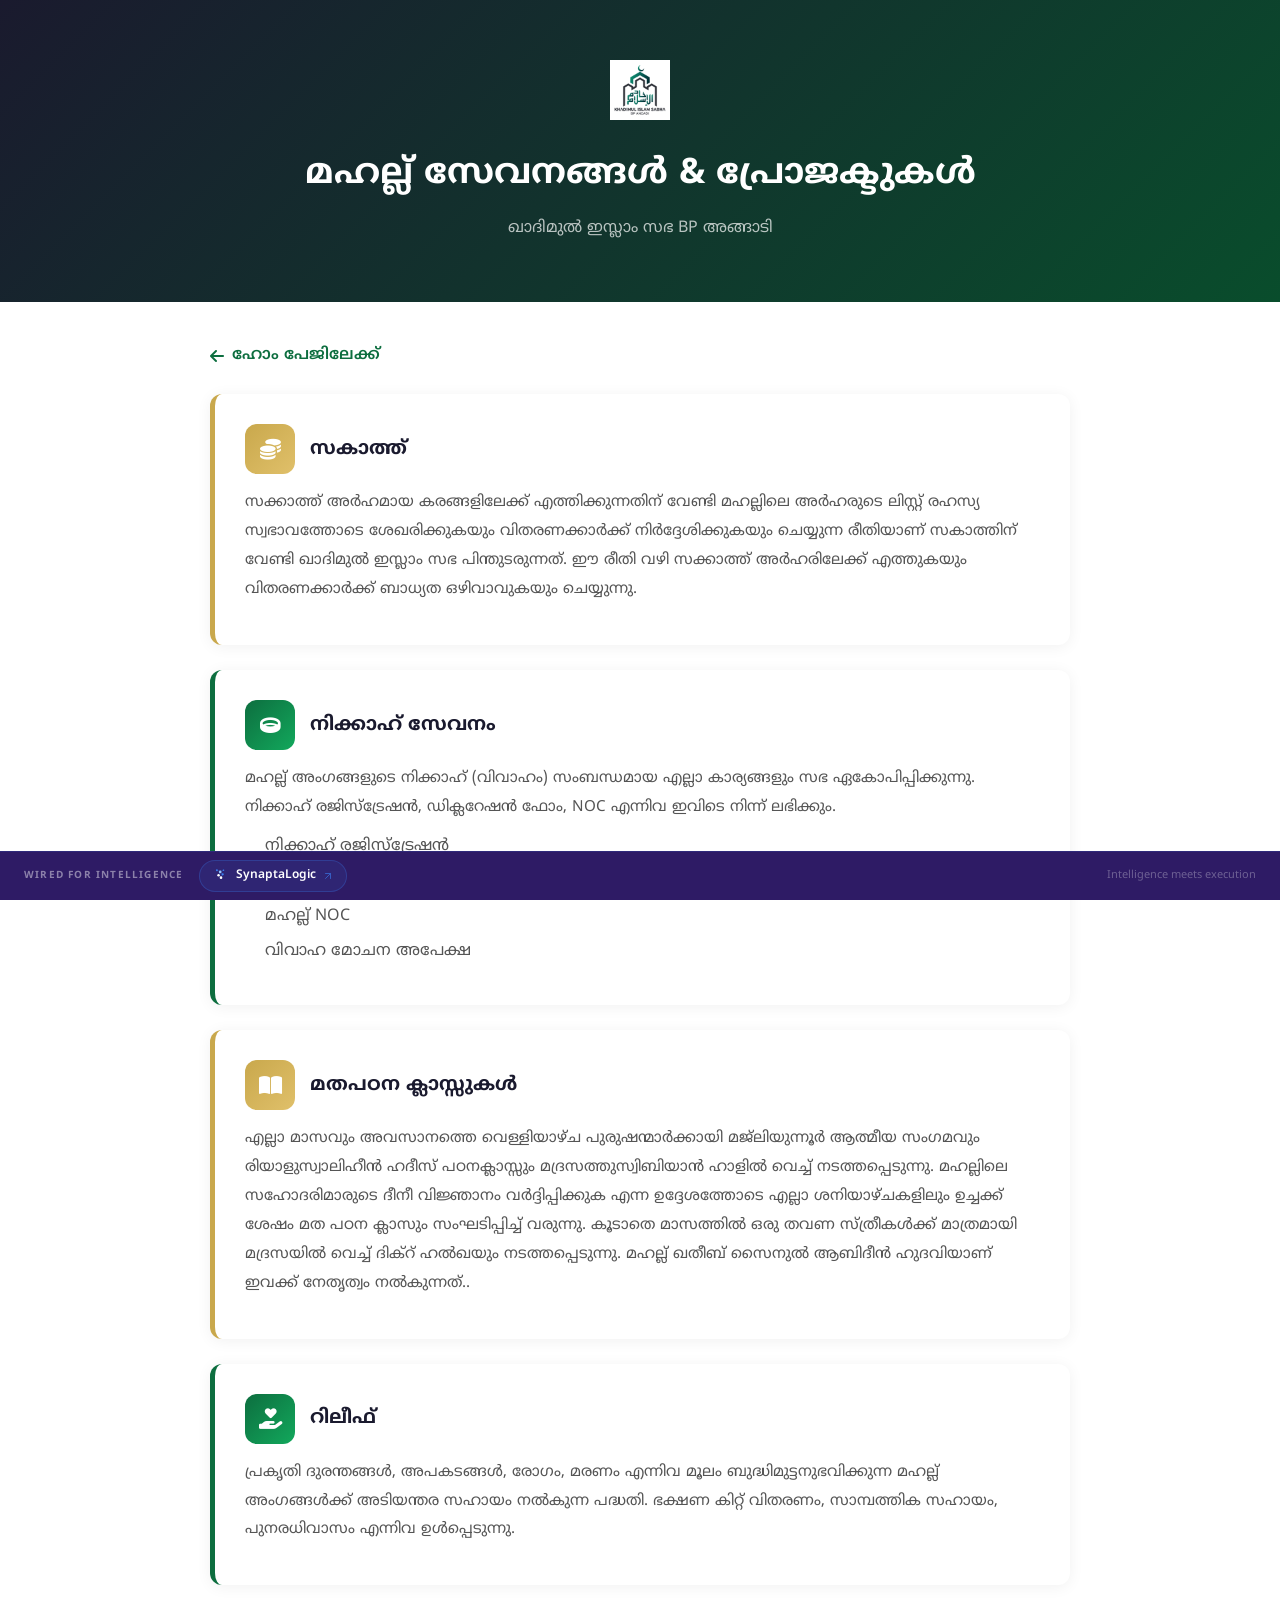
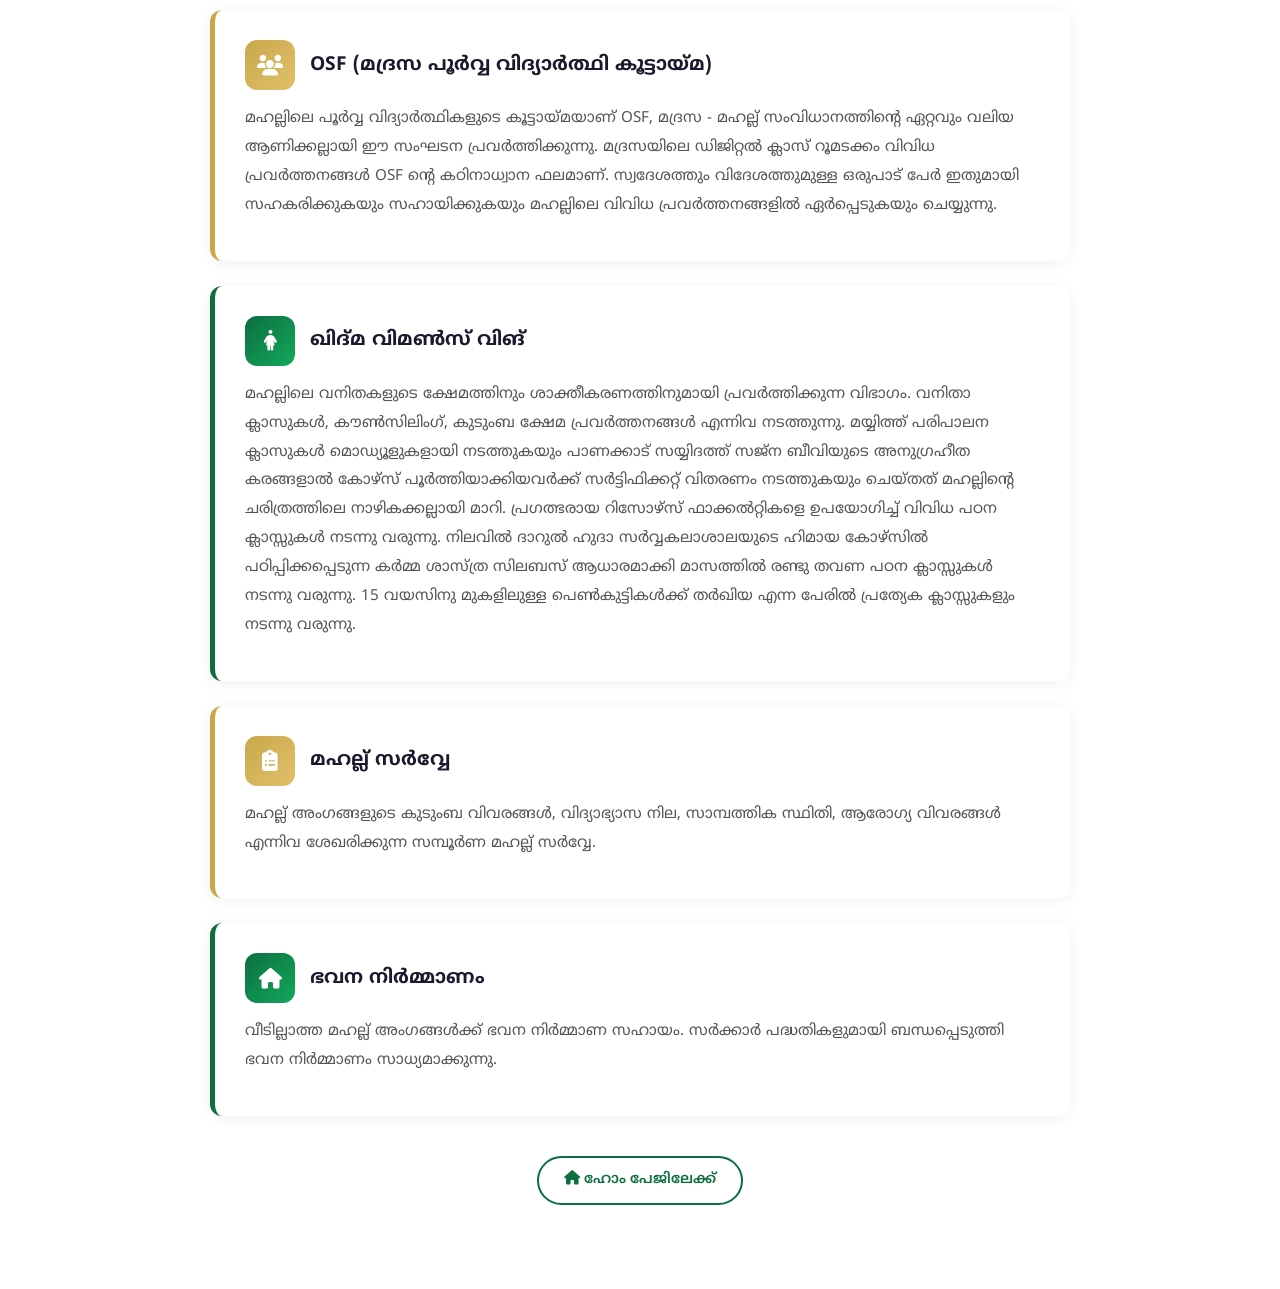
<file: services.html>
<!DOCTYPE html>
<html lang="ml">
<head>
    <meta charset="UTF-8">
    <meta name="viewport" content="width=device-width, initial-scale=1.0">
    <title>സേവനങ്ങൾ | ഖാദിമുൽ ഇസ്ലാം സഭ BP അങ്ങാടി</title>
    <link rel="stylesheet" href="style.css">
    <link rel="icon" type="image/png" href="favicon.png">
    <link rel="preconnect" href="https://fonts.googleapis.com">
    <link rel="preconnect" href="https://fonts.gstatic.com" crossorigin>
    <link href="https://fonts.googleapis.com/css2?family=Noto+Sans+Malayalam:wght@300;400;500;600;700;800&display=swap" rel="stylesheet">
    <link rel="stylesheet" href="https://cdnjs.cloudflare.com/ajax/libs/font-awesome/6.5.0/css/all.min.css">
    <style>
        .services-page-header {
            background: linear-gradient(135deg, var(--dark), var(--primary-dark));
            padding: 60px 20px; text-align: center; color: var(--white);
        }
        .services-page-header h1 { font-size: 2.2rem; margin-bottom: 10px; }
        .services-page-header p { opacity: 0.7; }
        .services-body { max-width: 900px; margin: 0 auto; padding: 40px 20px; }
        .back-link { display: inline-flex; align-items: center; gap: 8px; margin-bottom: 25px; color: var(--primary); font-weight: 600; }
        .back-link:hover { text-decoration: underline; }
        .service-section { background: var(--white); border-radius: 12px; padding: 30px; margin-bottom: 25px; box-shadow: 0 2px 15px rgba(0,0,0,0.06); border-left: 5px solid var(--primary); scroll-margin-top: 20px; }
        .service-section:nth-child(even) { border-left-color: var(--gold); }
        .service-header { display: flex; align-items: center; gap: 15px; margin-bottom: 15px; }
        .service-icon { width: 50px; height: 50px; border-radius: 12px; background: linear-gradient(135deg, var(--primary), var(--primary-light)); display: flex; align-items: center; justify-content: center; color: var(--white); font-size: 1.3rem; flex-shrink: 0; }
        .service-section:nth-child(even) .service-icon { background: linear-gradient(135deg, #c9a84c, #e0c06a); }
        .service-header h2 { font-size: 1.2rem; color: var(--dark); margin: 0; }
        .service-section p { font-size: 0.95rem; line-height: 1.9; color: #555; margin-bottom: 10px; }
        .service-section ul { padding-left: 20px; margin: 10px 0; }
        .service-section ul li { margin-bottom: 8px; line-height: 1.7; color: #555; }
        @media (max-width: 768px) { .services-page-header h1 { font-size: 1.6rem; } .service-section { padding: 20px; } }
    </style>
</head>
<body>
    <div class="services-page-header">
        <img src="logo.jpg" alt="Logo" style="height:60px; margin-bottom:15px;">
        <h1>മഹല്ല് സേവനങ്ങൾ & പ്രോജക്ടുകൾ</h1>
        <p>ഖാദിമുൽ ഇസ്ലാം സഭ BP അങ്ങാടി</p>
    </div>

    <div class="services-body">
        <a href="index.html#projects" class="back-link"><i class="fas fa-arrow-left"></i> ഹോം പേജിലേക്ക്</a>

        <div class="service-section" id="zakath">
            <div class="service-header">
                <div class="service-icon"><i class="fas fa-coins"></i></div>
                <h2>സകാത്ത്</h2>
            </div>
            <p>സക്കാത്ത് അർഹമായ കരങ്ങളിലേക്ക് എത്തിക്കുന്നതിന് വേണ്ടി മഹല്ലിലെ അർഹരുടെ ലിസ്റ്റ് രഹസ്യ സ്വഭാവത്തോടെ ശേഖരിക്കുകയും വിതരണക്കാർക്ക് നിർദ്ദേശിക്കുകയും ചെയ്യുന്ന രീതിയാണ് സകാത്തിന് വേണ്ടി ഖാദിമുൽ ഇസ്ലാം സഭ പിന്തുടരുന്നത്. ഈ രീതി വഴി സക്കാത്ത് അർഹരിലേക്ക് എത്തുകയും വിതരണക്കാർക്ക് ബാധ്യത ഒഴിവാവുകയും ചെയ്യുന്നു.</p>
            <!-- ✏️ കൂടുതൽ വിവരങ്ങൾ ചേർക്കുക -->
        </div>

        <div class="service-section" id="nikah">
            <div class="service-header">
                <div class="service-icon"><i class="fas fa-ring"></i></div>
                <h2>നിക്കാഹ് സേവനം</h2>
            </div>
            <p>മഹല്ല് അംഗങ്ങളുടെ നിക്കാഹ് (വിവാഹം) സംബന്ധമായ എല്ലാ കാര്യങ്ങളും സഭ ഏകോപിപ്പിക്കുന്നു. നിക്കാഹ് രജിസ്ട്രേഷൻ, ഡിക്ലറേഷൻ ഫോം, NOC എന്നിവ ഇവിടെ നിന്ന് ലഭിക്കും.</p>
            <ul>
                <li>നിക്കാഹ് രജിസ്ട്രേഷൻ</li>
                <li>നിക്കാഹ് ഡിക്ലറേഷൻ ഫോം</li>
                <li>മഹല്ല് NOC</li>
                <li>വിവാഹ മോചന അപേക്ഷ</li>
            </ul>
        </div>

        <div class="service-section" id="classes">
            <div class="service-header">
                <div class="service-icon"><i class="fas fa-book-open"></i></div>
                <h2>മതപഠന ക്ലാസ്സുകൾ</h2>
            </div>
            <p>എല്ലാ മാസവും അവസാനത്തെ വെള്ളിയാഴ്ച പുരുഷന്മാർക്കായി മജ്ലിയുന്നൂർ ആത്മീയ സം​ഗമവും രിയാളുസ്വാലിഹീൻ ഹദീസ് പഠനക്ലാസ്സും മദ്രസത്തുസ്വിബിയാൻ ഹാളിൽ വെച്ച് നടത്തപ്പെടുന്നു. മഹല്ലിലെ സഹോദരിമാരുടെ ദീനീ വിജ്ഞാനം വർദ്ദിപ്പിക്കുക എന്ന ഉദ്ദേശത്തോടെ എല്ലാ ശനിയാഴ്ചകളിലും ഉച്ചക്ക് ശേഷം മത പഠന ക്ലാസും സംഘടിപ്പിച്ച് വരുന്നു. കൂടാതെ മാസത്തിൽ ഒരു തവണ സ്ത്രീകൾക്ക് മാത്രമായി മദ്രസയിൽ വെച്ച് ദിക്റ് ഹൽഖയും നടത്തപ്പെടുന്നു. മഹല്ല് ഖതീബ് സൈനുൽ  ആബിദീൻ ഹുദവിയാണ് ഇവക്ക് നേതൃത്വം നൽകുന്നത്..</p>
        </div>

        <div class="service-section" id="loan">
            <div class="service-header">
                <div class="service-icon"><i class="fas fa-hand-holding-heart"></i></div>
                <h2>റിലീഫ്</h2>
            </div>
            <p>പ്രകൃതി ദുരന്തങ്ങൾ, അപകടങ്ങൾ, രോഗം, മരണം എന്നിവ മൂലം ബുദ്ധിമുട്ടനുഭവിക്കുന്ന മഹല്ല് അംഗങ്ങൾക്ക് അടിയന്തര സഹായം നൽകുന്ന പദ്ധതി. ഭക്ഷണ കിറ്റ് വിതരണം, സാമ്പത്തിക സഹായം, പുനരധിവാസം എന്നിവ ഉൾപ്പെടുന്നു.</p>
        </div>

        <div class="service-section" id="osf">
            <div class="service-header">
                <div class="service-icon"><i class="fas fa-users"></i></div>
                <h2>OSF (മദ്രസ പൂർവ്വ വിദ്യാർത്ഥി കൂട്ടായ്മ)</h2>
            </div>
            <p>മഹല്ലിലെ പൂർവ്വ വിദ്യാർത്ഥികളുടെ കൂട്ടായ്മയാണ് OSF, മദ്രസ - മഹല്ല് സംവിധാനത്തിന്റെ ഏറ്റവും വലിയ ആണിക്കല്ലായി ഈ സംഘടന പ്രവർത്തിക്കുന്നു. മദ്രസയിലെ ഡിജിറ്റൽ ക്ലാസ് റൂമടക്കം വിവിധ പ്രവർത്തനങ്ങൾ OSF ന്റെ കഠിനാധ്വാന ഫലമാണ്. സ്വദേശത്തും വിദേശത്തുമുള്ള ഒരുപാട് പേർ ഇതുമായി സഹകരിക്കുകയും സഹായിക്കുകയും മഹല്ലിലെ വിവിധ പ്രവർത്തനങ്ങളിൽ ഏർപ്പെടുകയും ചെയ്യുന്നു.</p>
        </div>

        <div class="service-section" id="women">
            <div class="service-header">
                <div class="service-icon"><i class="fas fa-female"></i></div>
                <h2>ഖിദ്മ വിമൺസ് വിങ്</h2>
            </div>
            <p>മഹല്ലിലെ വനിതകളുടെ ക്ഷേമത്തിനും ശാക്തീകരണത്തിനുമായി പ്രവർത്തിക്കുന്ന വിഭാഗം. വനിതാ ക്ലാസുകൾ, കൗൺസിലിംഗ്, കുടുംബ ക്ഷേമ പ്രവർത്തനങ്ങൾ എന്നിവ നടത്തുന്നു. മയ്യിത്ത് പരിപാലന ക്ലാസുകൾ മൊഡ്യൂളുകളായി നടത്തുകയും പാണക്കാട് സയ്യിദത്ത് സജ്ന ബീവിയുടെ അനു​ഗ്രഹീത കരങ്ങളാൽ കോഴ്സ് പൂർത്തിയാക്കിയവർക്ക് സർട്ടിഫിക്കറ്റ് വിതരണം നടത്തുകയും ചെയ്തത് മഹല്ലിന്റെ ചരിത്രത്തിലെ നാഴികക്കല്ലായി മാറി. പ്ര​ഗത്ഭരായ റിസോഴ്സ് ഫാക്കൽറ്റികളെ ഉപയോ​ഗിച്ച് വിവിധ പഠന ക്ലാസ്സുകൾ നടന്നു വരുന്നു. നിലവിൽ ദാറുൽ ഹുദാ സർവ്വകലാശാലയുടെ ഹിമായ കോഴ്സിൽ പഠിപ്പിക്കപ്പെടുന്ന കർമ്മ ശാസ്ത്ര സിലബസ് ആധാരമാക്കി മാസത്തിൽ രണ്ടു തവണ പഠന ക്ലാസ്സുകൾ നടന്നു വരുന്നു. 15 വയസിനു മുകളിലുള്ള പെൺകുട്ടികൾക്ക് തർഖിയ എന്ന പേരിൽ പ്രത്യേക ക്ലാസ്സുകളും നടന്നു വരുന്നു.</p>
        </div>

        <div class="service-section" id="survey">
            <div class="service-header">
                <div class="service-icon"><i class="fas fa-clipboard-list"></i></div>
                <h2>മഹല്ല് സർവ്വേ</h2>
            </div>
            <p>മഹല്ല് അംഗങ്ങളുടെ കുടുംബ വിവരങ്ങൾ, വിദ്യാഭ്യാസ നില, സാമ്പത്തിക സ്ഥിതി, ആരോഗ്യ വിവരങ്ങൾ എന്നിവ ശേഖരിക്കുന്ന സമ്പൂർണ മഹല്ല് സർവ്വേ.</p>
        </div>

        <div class="service-section" id="housing">
            <div class="service-header">
                <div class="service-icon"><i class="fas fa-home"></i></div>
                <h2>ഭവന നിർമ്മാണം</h2>
            </div>
            <p>വീടില്ലാത്ത മഹല്ല് അംഗങ്ങൾക്ക് ഭവന നിർമ്മാണ സഹായം. സർക്കാർ പദ്ധതികളുമായി ബന്ധപ്പെടുത്തി ഭവന നിർമ്മാണം സാധ്യമാക്കുന്നു.</p>
        </div>

        <div style="text-align:center; margin-top:40px;">
            <a href="index.html" class="btn-outline"><i class="fas fa-home"></i> ഹോം പേജിലേക്ക്</a>
        </div>
    </div>

<!-- SynaptaLogic Branding Footer -->
<footer class="sl-footer">
    <div class="sl-footer-inner">
        <div class="sl-footer-left">
            <span class="sl-footer-label">WIRED FOR INTELLIGENCE</span>
            <a href="https://synaptaLogic.com" target="_blank" rel="noopener" class="sl-footer-badge">
                <svg class="sl-footer-logo" xmlns="http://www.w3.org/2000/svg" viewBox="0 0 44 44" width="18" height="18">
                    <line x1="12" y1="8" x2="20" y2="12" stroke="#3B82F6" stroke-width="0.9" opacity="0.7"/>
                    <line x1="20" y1="12" x2="28" y2="8" stroke="#3B82F6" stroke-width="0.9" opacity="0.7"/>
                    <line x1="20" y1="12" x2="16" y2="20" stroke="#3B82F6" stroke-width="0.9" opacity="0.7"/>
                    <line x1="20" y1="12" x2="26" y2="18" stroke="#3B82F6" stroke-width="0.9" opacity="0.7"/>
                    <line x1="16" y1="20" x2="22" y2="26" stroke="#3B82F6" stroke-width="0.9" opacity="0.7"/>
                    <line x1="26" y1="18" x2="22" y2="26" stroke="#3B82F6" stroke-width="0.9" opacity="0.7"/>
                    <circle cx="20" cy="12" r="3.2" fill="#93C5FD"/>
                    <circle cx="16" cy="20" r="3" fill="#FFFFFF"/>
                    <circle cx="26" cy="18" r="2.8" fill="#3B82F6"/>
                    <circle cx="22" cy="26" r="3.2" fill="#FFFFFF"/>
                    <circle cx="12" cy="8" r="2.2" fill="#3B82F6"/>
                    <circle cx="28" cy="8" r="2" fill="#3B82F6"/>
                </svg>
                <strong>SynaptaLogic</strong>
                <svg width="12" height="12" viewBox="0 0 24 24" fill="none" stroke="currentColor" stroke-width="2" stroke-linecap="round" stroke-linejoin="round"><path d="M7 17L17 7M17 7H7M17 7v10"/></svg>
            </a>
        </div>
        <span class="sl-footer-right">Intelligence meets execution</span>
    </div>
</footer>

</body>
</html>
</file>
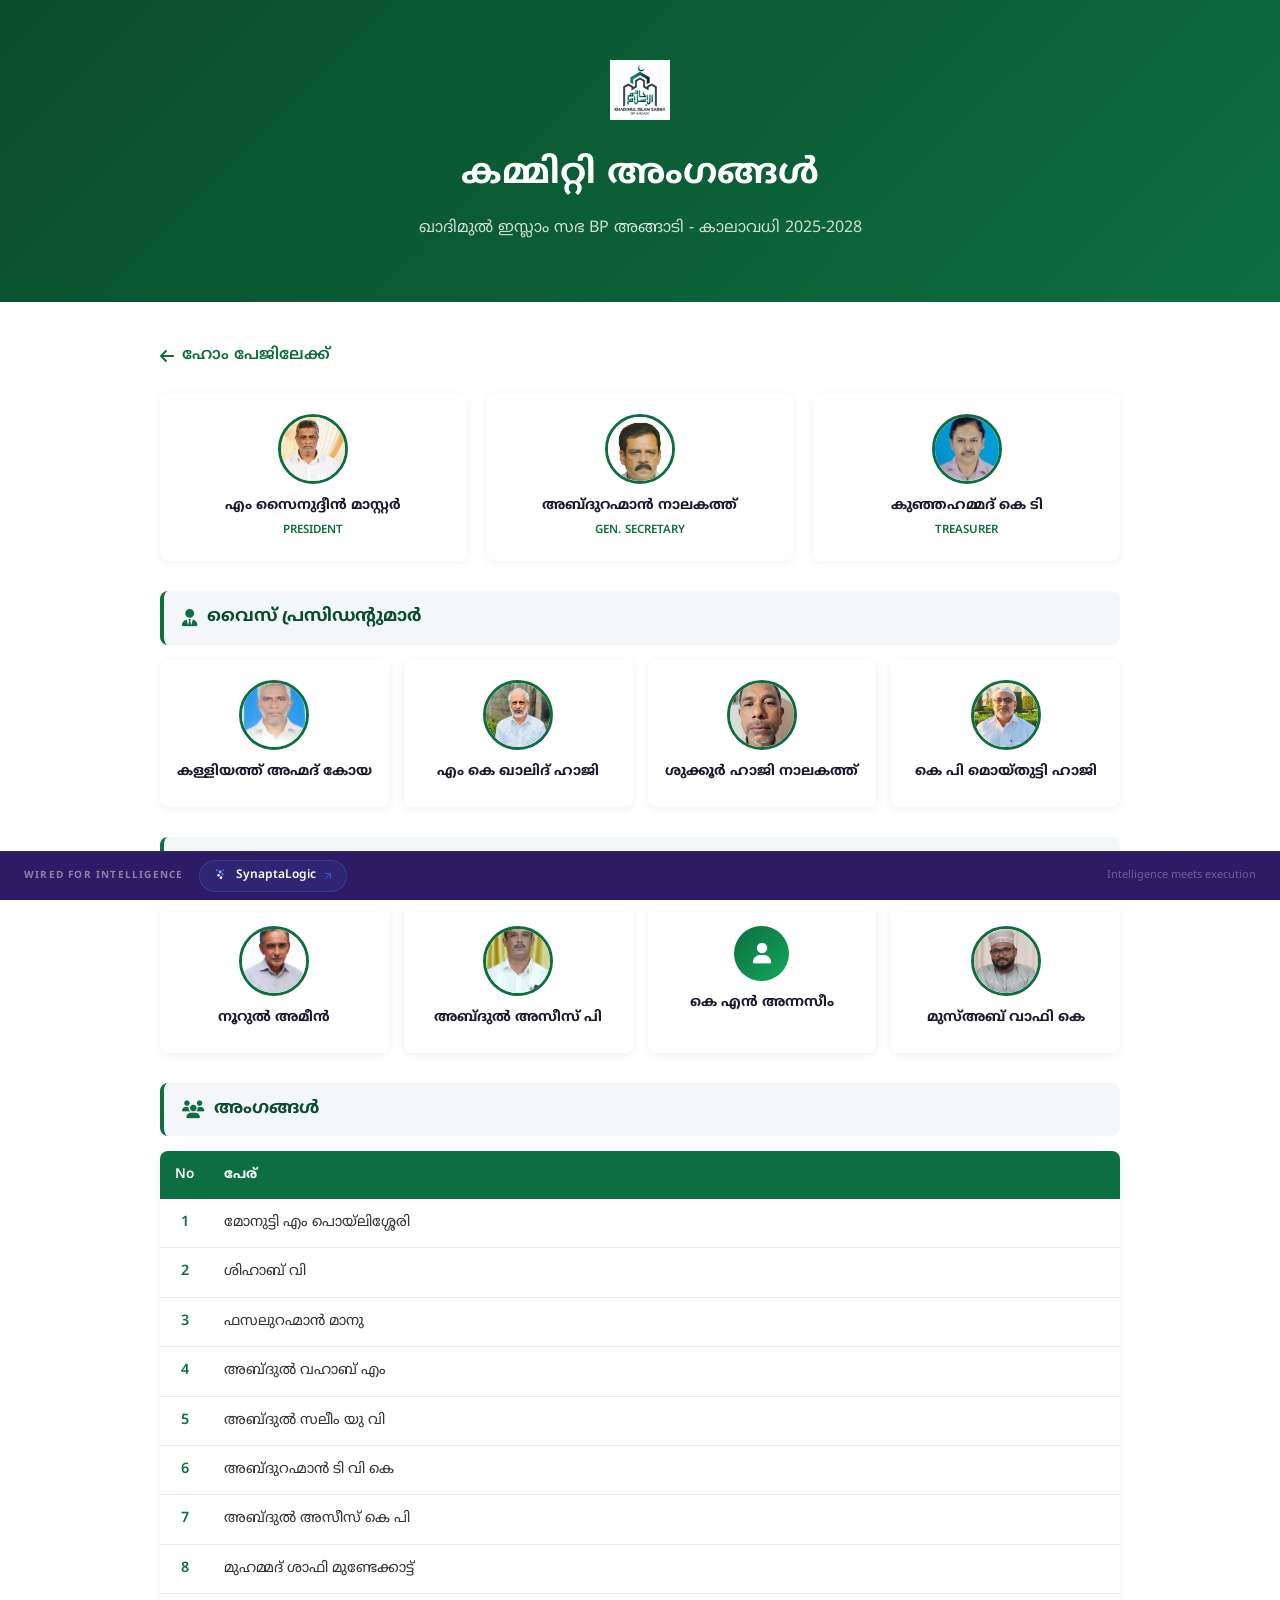
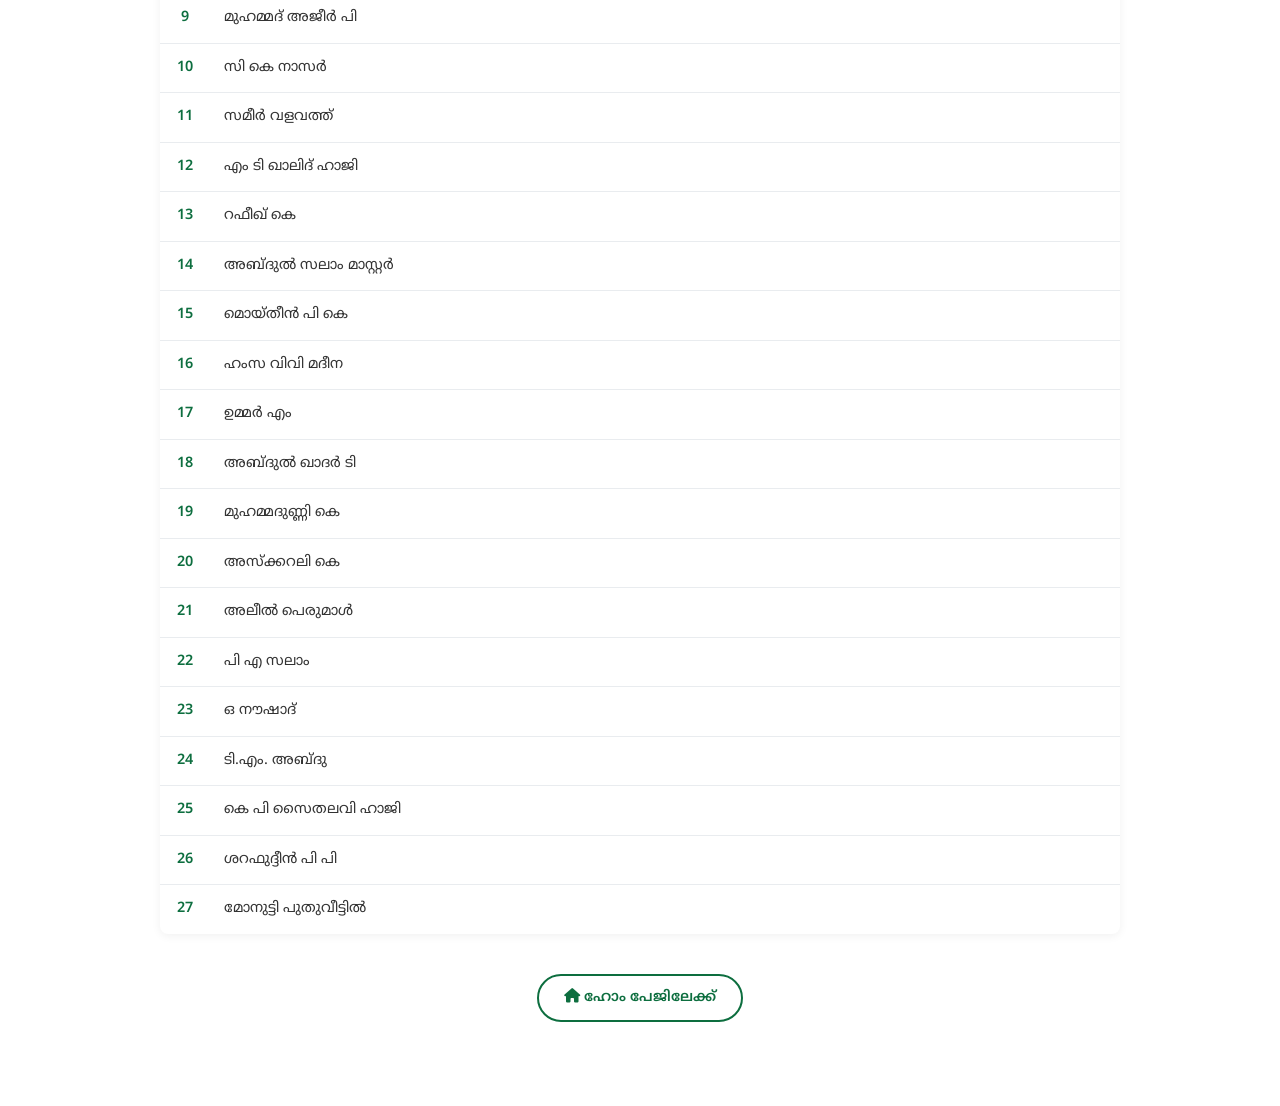
<file: team.html>
<!DOCTYPE html>
<html lang="ml">
<head>
    <meta charset="UTF-8">
    <meta name="viewport" content="width=device-width, initial-scale=1.0">
    <title>കമ്മിറ്റി അംഗങ്ങൾ | ഖാദിമുൽ ഇസ്ലാം സഭ BP അങ്ങാടി</title>
    <link rel="stylesheet" href="style.css">
    <link rel="preconnect" href="https://fonts.googleapis.com">
    <link rel="preconnect" href="https://fonts.gstatic.com" crossorigin>
    <link href="https://fonts.googleapis.com/css2?family=Noto+Sans+Malayalam:wght@300;400;500;600;700;800&display=swap" rel="stylesheet">
    <link rel="stylesheet" href="https://cdnjs.cloudflare.com/ajax/libs/font-awesome/6.5.0/css/all.min.css">
    <style>
        .team-page-header {
            background: linear-gradient(135deg, var(--primary-dark), var(--primary));
            padding: 60px 20px;
            text-align: center;
            color: var(--white);
        }
        .team-page-header h1 { font-size: 2.2rem; margin-bottom: 10px; }
        .team-page-header p { opacity: 0.8; }
        .team-body { padding: 40px 20px; max-width: 1000px; margin: 0 auto; }
        .back-link {
            display: inline-flex; align-items: center; gap: 8px;
            margin-bottom: 25px; color: var(--primary); font-weight: 600;
        }
        .back-link:hover { text-decoration: underline; }
        .team-section-title {
            font-size: 1.1rem; font-weight: 700; color: var(--primary-dark);
            margin: 30px 0 15px; padding: 12px 18px;
            background: var(--light-bg); border-radius: var(--radius);
            border-left: 4px solid var(--primary);
            display: flex; align-items: center; gap: 10px;
        }
        .team-section-title i { color: var(--primary); }
        .team-grid {
            display: grid; grid-template-columns: repeat(4, 1fr); gap: 15px; margin-bottom: 10px;
        }
        .team-grid-3 {
            display: grid; grid-template-columns: repeat(3, 1fr); gap: 20px; margin-bottom: 10px;
        }
        .team-member {
            background: var(--white); border-radius: var(--radius);
            padding: 20px 15px; text-align: center;
            box-shadow: 0 2px 10px rgba(0,0,0,0.06); transition: all 0.3s ease;
        }
        .team-member:hover { transform: translateY(-3px); box-shadow: 0 5px 20px rgba(0,0,0,0.1); }
        .team-member .tm-icon {
            width: 55px; height: 55px; border-radius: 50%;
            background: linear-gradient(135deg, var(--primary), var(--primary-light));
            display: flex; align-items: center; justify-content: center;
            margin: 0 auto 10px; color: var(--white); font-size: 1.3rem;
        }
        .team-member .tm-photo {
            width: 70px; height: 70px; border-radius: 50%;
            overflow: hidden; margin: 0 auto 10px;
            border: 3px solid var(--primary);
        }
        .team-member .tm-photo img {
            width: 100%; height: 100%; object-fit: cover;
        }
        .team-member h4 { font-size: 0.88rem; color: var(--dark); margin-bottom: 3px; }
        .team-member p { font-size: 0.75rem; color: var(--gray); }
        .team-member .tm-role { color: var(--primary); font-weight: 600; font-size: 0.72rem; text-transform: uppercase; }
        .members-list-table {
            width: 100%; border-collapse: collapse; margin-top: 15px;
            background: var(--white); border-radius: var(--radius); overflow: hidden;
            box-shadow: 0 2px 10px rgba(0,0,0,0.06);
        }
        .members-list-table th {
            background: var(--primary); color: var(--white);
            padding: 12px 15px; text-align: left; font-size: 0.85rem;
        }
        .members-list-table td {
            padding: 12px 15px; border-bottom: 1px solid var(--gray-light); font-size: 0.9rem;
        }
        .members-list-table tr:hover { background: var(--light-bg); }
        .members-list-table tr:last-child td { border-bottom: none; }
        .sl-no { width: 40px; text-align: center; font-weight: 600; color: var(--primary); }
        @media (max-width: 768px) {
            .team-grid, .team-grid-3 { grid-template-columns: repeat(2, 1fr); }
        }
        @media (max-width: 480px) {
            .team-grid, .team-grid-3 { grid-template-columns: 1fr; }
        }
    </style>
</head>
<body>

    <!-- Header -->
    <div class="team-page-header">
        <img src="logo.jpg" alt="Logo" style="height:60px; margin-bottom:15px;">
        <h1>കമ്മിറ്റി അംഗങ്ങൾ</h1>
        <p>ഖാദിമുൽ ഇസ്ലാം സഭ BP അങ്ങാടി - കാലാവധി 2025-2028</p>
    </div>

    <!-- Content -->
    <div class="team-body">
        <a href="index.html#committee" class="back-link"><i class="fas fa-arrow-left"></i> ഹോം പേജിലേക്ക്</a>

        <!-- Executive Members -->
        <div class="team-grid-3">
            <div class="team-member">
                <div class="tm-photo"><img src="president.jpg" alt="President"></div>
                <h4>എം സൈനുദ്ദീൻ മാസ്റ്റർ</h4>
                <p class="tm-role">President</p>
            </div>
            <div class="team-member">
                <div class="tm-photo"><img src="secratay.jpg" alt="Gen. Secretary"></div>
                <h4>അബ്ദുറഹ്മാൻ നാലകത്ത്</h4>
                <p class="tm-role">Gen. Secretary</p>
            </div>
            <div class="team-member">
                <div class="tm-photo"><img src="TREASURER.jpg" alt="Treasurer"></div>
                <h4>കുഞ്ഞഹമ്മദ് കെ ടി</h4>
                <p class="tm-role">Treasurer</p>
            </div>
        </div>

        <!-- Vice Presidents -->
        <div class="team-section-title"><i class="fas fa-user-tie"></i> വൈസ് പ്രസിഡന്റുമാർ</div>
        <div class="team-grid">
            <div class="team-member">
                <div class="tm-photo"><img src="vp1.jpg" alt="VP"></div>
                <h4>കള്ളിയത്ത് അഹ്മദ് കോയ</h4>
            </div>
            <div class="team-member">
                <div class="tm-photo"><img src="vp2.jpg" alt="VP"></div>
                <h4>എം കെ ഖാലിദ് ഹാജി</h4>
            </div>
            <div class="team-member">
                <div class="tm-photo"><img src="vp3.jpeg" alt="VP"></div>
                <h4>ശുക്കൂർ ഹാജി നാലകത്ത്</h4>
            </div>
            <div class="team-member">
                <div class="tm-photo"><img src="vp4.jpg" alt="VP"></div>
                <h4>കെ പി മൊയ്തുട്ടി ഹാജി</h4>
            </div>
        </div>

        <!-- Joint Secretaries -->
        <div class="team-section-title"><i class="fas fa-user-edit"></i> ജോയിന്റ് സെക്രട്ടറിമാർ</div>
        <div class="team-grid">
            <div class="team-member">
                <div class="tm-photo"><img src="js1.jpg" alt="JS"></div>
                <h4>നൂറുൽ അമീൻ</h4>
            </div>
            <div class="team-member">
                <div class="tm-photo"><img src="js2.jpg" alt="JS"></div>
                <h4>അബ്ദുൽ അസീസ് പി</h4>
            </div>
            <div class="team-member">
                <div class="tm-icon"><i class="fas fa-user"></i></div>
                <h4>കെ എൻ അന്നസീം</h4>
            </div>
            <div class="team-member">
                <div class="tm-photo"><img src="js4.JPG" alt="JS"></div>
                <h4>മുസ്അബ് വാഫി കെ</h4>
            </div>
        </div>

        <!-- All Members List -->
        <div class="team-section-title"><i class="fas fa-users"></i> അംഗങ്ങൾ</div>
        <table class="members-list-table">
            <thead>
                <tr>
                    <th class="sl-no">No</th>
                    <th>പേര്</th>
                </tr>
            </thead>
            <tbody>
                <tr><td class="sl-no">1</td><td>മോനുട്ടി എം പൊയ്ലിശ്ശേരി</td></tr>
                <tr><td class="sl-no">2</td><td>ശിഹാബ് വി</td></tr>
                <tr><td class="sl-no">3</td><td>ഫസലുറഹ്മാൻ മാനു</td></tr>
                <tr><td class="sl-no">4</td><td>അബ്ദുൽ വഹാബ് എം</td></tr>
                <tr><td class="sl-no">5</td><td>അബ്ദുൽ സലീം യു വി</td></tr>
                <tr><td class="sl-no">6</td><td>അബ്ദുറഹ്മാൻ ടി വി കെ</td></tr>
                <tr><td class="sl-no">7</td><td>അബ്ദുൽ അസീസ് കെ പി</td></tr>
                <tr><td class="sl-no">8</td><td>മുഹമ്മദ് ശാഫി മുണ്ടേക്കാട്ട്</td></tr>
                <tr><td class="sl-no">9</td><td>മുഹമ്മദ് അജീർ പി</td></tr>
                <tr><td class="sl-no">10</td><td>സി കെ നാസർ</td></tr>
                <tr><td class="sl-no">11</td><td>സമീർ വളവത്ത്</td></tr>
                <tr><td class="sl-no">12</td><td>എം ടി ഖാലിദ് ഹാജി</td></tr>
                <tr><td class="sl-no">13</td><td>റഫീഖ് കെ</td></tr>
                <tr><td class="sl-no">14</td><td>അബ്ദുൽ സലാം മാസ്റ്റർ</td></tr>
                <tr><td class="sl-no">15</td><td>മൊയ്തീൻ പി കെ</td></tr>
                <tr><td class="sl-no">16</td><td>ഹംസ വിവി മദീന</td></tr>
                <tr><td class="sl-no">17</td><td>ഉമ്മർ എം</td></tr>
                <tr><td class="sl-no">18</td><td>അബ്ദുൽ ഖാദർ ടി</td></tr>
                <tr><td class="sl-no">19</td><td>മുഹമ്മദുണ്ണി കെ</td></tr>
                <tr><td class="sl-no">20</td><td>അസ്ക്കറലി കെ</td></tr>
                <tr><td class="sl-no">21</td><td>അലീൽ പെരുമാൾ</td></tr>
                <tr><td class="sl-no">22</td><td>പി എ സലാം</td></tr>
                <tr><td class="sl-no">23</td><td>ഒ നൗഷാദ്</td></tr>
                <tr><td class="sl-no">24</td><td>ടി.എം. അബ്ദു</td></tr>
                <tr><td class="sl-no">25</td><td>കെ പി സൈതലവി ഹാജി</td></tr>
                <tr><td class="sl-no">26</td><td>ശറഫുദ്ദീൻ പി പി</td></tr>
                <tr><td class="sl-no">27</td><td>മോനുട്ടി പുതുവീട്ടിൽ</td></tr>
            </tbody>
        </table>

        <div style="text-align:center; margin-top:40px;">
            <a href="index.html" class="btn-outline"><i class="fas fa-home"></i> ഹോം പേജിലേക്ക്</a>
        </div>
    </div>

<!-- SynaptaLogic Branding Footer -->
<footer class="sl-footer">
    <div class="sl-footer-inner">
        <div class="sl-footer-left">
            <span class="sl-footer-label">WIRED FOR INTELLIGENCE</span>
            <a href="https://synaptaLogic.com" target="_blank" rel="noopener" class="sl-footer-badge">
                <svg class="sl-footer-logo" xmlns="http://www.w3.org/2000/svg" viewBox="0 0 44 44" width="18" height="18">
                    <line x1="12" y1="8" x2="20" y2="12" stroke="#3B82F6" stroke-width="0.9" opacity="0.7"/>
                    <line x1="20" y1="12" x2="28" y2="8" stroke="#3B82F6" stroke-width="0.9" opacity="0.7"/>
                    <line x1="20" y1="12" x2="16" y2="20" stroke="#3B82F6" stroke-width="0.9" opacity="0.7"/>
                    <line x1="20" y1="12" x2="26" y2="18" stroke="#3B82F6" stroke-width="0.9" opacity="0.7"/>
                    <line x1="16" y1="20" x2="22" y2="26" stroke="#3B82F6" stroke-width="0.9" opacity="0.7"/>
                    <line x1="26" y1="18" x2="22" y2="26" stroke="#3B82F6" stroke-width="0.9" opacity="0.7"/>
                    <circle cx="20" cy="12" r="3.2" fill="#93C5FD"/>
                    <circle cx="16" cy="20" r="3" fill="#FFFFFF"/>
                    <circle cx="26" cy="18" r="2.8" fill="#3B82F6"/>
                    <circle cx="22" cy="26" r="3.2" fill="#FFFFFF"/>
                    <circle cx="12" cy="8" r="2.2" fill="#3B82F6"/>
                    <circle cx="28" cy="8" r="2" fill="#3B82F6"/>
                </svg>
                <strong>SynaptaLogic</strong>
                <svg width="12" height="12" viewBox="0 0 24 24" fill="none" stroke="currentColor" stroke-width="2" stroke-linecap="round" stroke-linejoin="round"><path d="M7 17L17 7M17 7H7M17 7v10"/></svg>
            </a>
        </div>
        <span class="sl-footer-right">Intelligence meets execution</span>
    </div>
</footer>

</body>
</html>
</file>
<file: style.css>
/* ===== CSS VARIABLES ===== */
:root {
    --primary: #0d6e3f;
    --primary-dark: #094d2c;
    --primary-light: #12a85c;
    --gold: #c9a84c;
    --gold-light: #f0d87a;
    --dark: #1a1a2e;
    --dark-light: #16213e;
    --white: #ffffff;
    --light-bg: #f4f7fa;
    --gray: #6c757d;
    --gray-light: #e9ecef;
    --text: #333333;
    --shadow: 0 2px 15px rgba(0,0,0,0.08);
    --shadow-md: 0 5px 25px rgba(0,0,0,0.12);
    --shadow-lg: 0 10px 40px rgba(0,0,0,0.15);
    --radius: 8px;
    --radius-lg: 12px;
    --transition: all 0.3s ease;
}

/* ===== RESET ===== */
* {
    margin: 0;
    padding: 0;
    box-sizing: border-box;
}

html {
    scroll-behavior: smooth;
}

body {
    font-family: 'Noto Sans Malayalam', sans-serif;
    line-height: 1.7;
    color: var(--text);
    background: var(--white);
    overflow-x: hidden;
}

a {
    text-decoration: none;
    color: inherit;
    transition: var(--transition);
}

ul {
    list-style: none;
}

img {
    max-width: 100%;
    height: auto;
}

.container {
    max-width: 1200px;
    margin: 0 auto;
    padding: 0 20px;
}

/* ===== TOP BAR ===== */
.top-bar {
    background: var(--dark);
    color: var(--white);
    padding: 8px 0;
    font-size: 0.85rem;
}

.top-bar .container {
    display: flex;
    justify-content: space-between;
    align-items: center;
}

.top-bar-left {
    display: flex;
    gap: 20px;
}

.top-bar-left span {
    display: flex;
    align-items: center;
    gap: 6px;
}

.top-bar-right {
    display: flex;
    gap: 12px;
}

.top-bar-right a {
    color: var(--white);
    width: 28px;
    height: 28px;
    display: flex;
    align-items: center;
    justify-content: center;
    border-radius: 50%;
    background: rgba(255,255,255,0.1);
}

.top-bar-right a:hover {
    background: var(--primary);
}

/* ===== HEADER ===== */
.header {
    background: var(--dark);
    box-shadow: var(--shadow);
    position: sticky;
    top: 0;
    z-index: 1000;
    padding: 12px 0;
}

.header .container {
    display: flex;
    justify-content: space-between;
    align-items: center;
    flex-wrap: wrap;
}

.logo {
    display: flex;
    align-items: center;
    gap: 12px;
    flex-shrink: 0;
}

.logo-img {
    height: 55px;
    width: auto;
}

.logo-text h1 {
    font-size: 1.3rem;
    color: var(--white);
    line-height: 1.2;
    white-space: nowrap;
}

.logo-text span {
    font-size: 0.75rem;
    color: rgba(255,255,255,0.6);
    white-space: nowrap;
}

.nav-menu {
    display: flex;
    gap: 2px;
    flex-wrap: wrap;
    justify-content: center;
}

.nav-menu a {
    padding: 7px 12px;
    font-size: 0.8rem;
    font-weight: 500;
    color: rgba(255,255,255,0.85);
    border-radius: 5px;
    transition: var(--transition);
    white-space: nowrap;
}

.nav-menu a:hover {
    background: var(--primary);
    color: var(--white);
}

.nav-toggle {
    display: none;
    background: none;
    border: none;
    font-size: 1.5rem;
    color: var(--white);
    cursor: pointer;
}

/* Header Registration Info */
.header-reg-info {
    display: flex;
    gap: 15px;
    align-items: center;
}

.header-reg-info span {
    font-size: 0.7rem;
    color: rgba(255,255,255,0.6);
    display: flex;
    align-items: center;
    gap: 5px;
    padding: 3px 10px;
    border: 1px solid rgba(255,255,255,0.15);
    border-radius: 4px;
}

.header-reg-info span i {
    color: var(--gold);
    font-size: 0.65rem;
}

/* ===== FLASH NEWS ===== */
.flash-news {
    background: var(--primary-dark);
    padding: 10px 0;
    overflow: hidden;
}

.flash-news .container {
    display: flex;
    align-items: center;
    gap: 15px;
}

.flash-label {
    background: var(--gold);
    color: var(--dark);
    padding: 4px 12px;
    border-radius: 4px;
    font-size: 0.8rem;
    font-weight: 600;
    white-space: nowrap;
}

.flash-ticker {
    flex: 1;
    overflow: hidden;
    position: relative;
}

.ticker-content {
    display: flex;
    animation: ticker 20s linear infinite;
    white-space: nowrap;
}

.ticker-content a {
    color: var(--white);
    padding: 0 40px;
    font-size: 0.9rem;
}

.ticker-content a:hover {
    color: var(--gold-light);
}

@keyframes ticker {
    0% { transform: translateX(0); }
    100% { transform: translateX(-50%); }
}

/* ===== HERO SLIDER ===== */
.hero-slider {
    position: relative;
    height: 500px;
    overflow: hidden;
}

.slider {
    height: 100%;
    position: relative;
}

.slide {
    position: absolute;
    top: 0;
    left: 0;
    width: 100%;
    height: 100%;
    display: flex;
    align-items: center;
    justify-content: center;
    opacity: 0;
    transition: opacity 0.8s ease;
}

.slide.active {
    opacity: 1;
}

.slide-bg {
    position: absolute;
    top: 0;
    left: 0;
    width: 100%;
    height: 100%;
    background-size: cover;
    background-position: center;
    background-repeat: no-repeat;
}

.slide-bg::after {
    content: '';
    position: absolute;
    top: 0;
    left: 0;
    width: 100%;
    height: 100%;
    background: rgba(0, 0, 0, 0.55);
}

.slide-content {
    text-align: center;
    color: var(--white);
    padding: 20px;
    z-index: 2;
}

.slide-content h2 {
    font-size: 3rem;
    font-weight: 800;
    margin-bottom: 12px;
    text-shadow: 2px 2px 8px rgba(0,0,0,0.3);
}

.slide-content p {
    font-size: 1.2rem;
    margin-bottom: 10px;
    opacity: 0.9;
}

.slide-content .arabic-text {
    font-size: 1.6rem;
    color: var(--gold-light);
    direction: rtl;
    margin-bottom: 25px;
}

.slide-logos {
    display: flex;
    justify-content: center;
    gap: 20px;
    margin-bottom: 15px;
}

.slide-logo-img {
    height: 60px;
    width: auto;
    border-radius: 10px;
    background: rgba(255,255,255,0.9);
    padding: 5px;
    box-shadow: 0 4px 15px rgba(0,0,0,0.2);
}

.btn-primary {
    display: inline-block;
    background: var(--gold);
    color: var(--dark);
    padding: 12px 30px;
    border-radius: 50px;
    font-weight: 600;
    font-size: 0.95rem;
    transition: var(--transition);
}

.btn-primary:hover {
    background: var(--white);
    color: var(--primary-dark);
    transform: translateY(-2px);
    box-shadow: var(--shadow-md);
}

.btn-outline {
    display: inline-block;
    border: 2px solid var(--primary);
    color: var(--primary);
    padding: 10px 25px;
    border-radius: 50px;
    font-weight: 600;
    font-size: 0.9rem;
}

.btn-outline:hover {
    background: var(--primary);
    color: var(--white);
}

.slider-btn {
    position: absolute;
    top: 50%;
    transform: translateY(-50%);
    background: rgba(255,255,255,0.2);
    border: none;
    color: var(--white);
    width: 45px;
    height: 45px;
    border-radius: 50%;
    cursor: pointer;
    font-size: 1.2rem;
    transition: var(--transition);
    z-index: 10;
}

.slider-btn:hover {
    background: var(--primary);
}

.slider-btn.prev { left: 20px; }
.slider-btn.next { right: 20px; }

.slider-dots {
    position: absolute;
    bottom: 20px;
    left: 50%;
    transform: translateX(-50%);
    display: flex;
    gap: 8px;
    z-index: 10;
}

.slider-dots .dot {
    width: 12px;
    height: 12px;
    border-radius: 50%;
    background: rgba(255,255,255,0.4);
    cursor: pointer;
    transition: var(--transition);
}

.slider-dots .dot.active {
    background: var(--gold);
    transform: scale(1.2);
}

/* ===== SECTIONS ===== */
.section {
    padding: 70px 0;
}

.section-gray {
    background: var(--light-bg);
}

.section-dark {
    background: var(--dark);
}

.section-header {
    text-align: center;
    margin-bottom: 40px;
}

.section-header.light .section-title {
    color: var(--white);
}

.section-header.light .section-tag {
    background: var(--primary);
    color: var(--white);
}

.section-tag {
    display: inline-block;
    background: var(--primary-light);
    color: var(--white);
    padding: 4px 15px;
    border-radius: 20px;
    font-size: 0.8rem;
    font-weight: 600;
    text-transform: uppercase;
    letter-spacing: 1px;
    margin-bottom: 10px;
}

.section-title {
    font-size: 2rem;
    font-weight: 700;
    color: var(--dark);
}

/* ===== ABOUT ===== */
.about-grid {
    display: grid;
    grid-template-columns: 1fr 1fr;
    gap: 40px;
    align-items: center;
}

.image-placeholder {
    background: linear-gradient(135deg, var(--primary-dark), var(--primary-light));
    border-radius: var(--radius-lg);
    display: flex;
    flex-direction: column;
    align-items: center;
    justify-content: center;
    color: var(--white);
    padding: 40px;
    min-height: 200px;
}

.image-placeholder.large {
    min-height: 350px;
}

.image-placeholder.small {
    min-height: 180px;
    padding: 30px;
}

.image-placeholder i {
    font-size: 3rem;
    margin-bottom: 10px;
    opacity: 0.8;
}

.image-placeholder p {
    font-size: 0.9rem;
    opacity: 0.7;
}

.about-content p {
    color: var(--gray);
    margin-bottom: 15px;
    font-size: 0.95rem;
    line-height: 1.9;
}

.about-features {
    display: grid;
    grid-template-columns: 1fr 1fr;
    gap: 12px;
    margin: 20px 0 25px;
}

.feature {
    display: flex;
    align-items: center;
    gap: 10px;
    padding: 10px 15px;
    background: var(--light-bg);
    border-radius: var(--radius);
    font-size: 0.88rem;
    font-weight: 500;
}

.feature i {
    color: var(--primary);
    font-size: 1.1rem;
}

/* ===== STATS ===== */
.stats-section {
    background: linear-gradient(135deg, var(--primary-dark), var(--primary));
    padding: 50px 0;
}

.stats-grid {
    display: grid;
    grid-template-columns: repeat(6, 1fr);
    gap: 20px;
    text-align: center;
}

.stat-item {
    color: var(--white);
    padding: 20px 10px;
}

.stat-icon {
    font-size: 1.8rem;
    margin-bottom: 8px;
    opacity: 0.8;
}

.stat-number {
    font-size: 2.2rem;
    font-weight: 800;
}

.stat-label {
    font-size: 0.8rem;
    opacity: 0.8;
    margin-top: 5px;
}

/* ===== MOSQUE ===== */
.mosque-grid {
    display: grid;
    grid-template-columns: 1fr 1fr;
    gap: 30px;
}

.mosque-card {
    background: var(--white);
    border-radius: var(--radius-lg);
    overflow: hidden;
    box-shadow: var(--shadow);
}

.mosque-info-text {
    padding: 25px;
}

.mosque-persons {
    display: flex;
    flex-direction: column;
    gap: 15px;
}

.mosque-person {
    display: flex;
    align-items: center;
    gap: 15px;
    padding: 12px;
    background: var(--light-bg);
    border-radius: var(--radius);
    transition: var(--transition);
}

.mosque-person:hover {
    background: var(--gray-light);
}

.person-photo {
    width: 65px;
    height: 65px;
    border-radius: 50%;
    overflow: hidden;
    flex-shrink: 0;
    border: 3px solid var(--primary);
}

.person-photo img {
    width: 100%;
    height: 100%;
    object-fit: cover;
}

.person-info {
    flex: 1;
}

.person-role {
    display: inline-block;
    background: var(--primary);
    color: var(--white);
    padding: 2px 10px;
    border-radius: 12px;
    font-size: 0.7rem;
    font-weight: 600;
    text-transform: uppercase;
    letter-spacing: 0.5px;
    margin-bottom: 4px;
}

.person-info h4 {
    font-size: 0.92rem;
    color: var(--dark);
}

.person-phone {
    font-size: 0.78rem;
    color: var(--primary);
    margin-top: 3px;
    font-weight: 500;
}

.person-phone i {
    margin-right: 4px;
}

.mosque-info-text h3 {
    color: var(--primary-dark);
    margin-bottom: 10px;
    font-size: 1rem;
}

.prayer-card {
    background: var(--white);
    border-radius: var(--radius-lg);
    padding: 25px;
    box-shadow: var(--shadow);
}

.prayer-card h3 {
    color: var(--primary-dark);
    margin-bottom: 20px;
    font-size: 1.1rem;
}

.prayer-table {
    display: flex;
    flex-direction: column;
}

.prayer-row {
    display: flex;
    justify-content: space-between;
    align-items: center;
    padding: 12px 15px;
    border-bottom: 1px solid var(--gray-light);
    border-radius: var(--radius);
    transition: var(--transition);
}

.prayer-row:hover {
    background: var(--light-bg);
}

.prayer-row.juma {
    background: var(--primary);
    color: var(--white);
    margin-top: 8px;
    border: none;
}

.prayer-row.juma:hover {
    background: var(--primary-dark);
}

.prayer-name {
    font-weight: 500;
    display: flex;
    align-items: center;
    gap: 8px;
}

.prayer-time {
    font-weight: 700;
    font-size: 1rem;
}

/* ===== NOTIFICATIONS ===== */
.notification-list {
    display: flex;
    flex-direction: column;
    gap: 15px;
}

.notification-item {
    display: flex;
    align-items: center;
    gap: 15px;
    padding: 20px;
    background: var(--white);
    border-radius: var(--radius-lg);
    box-shadow: var(--shadow);
    border-left: 4px solid var(--primary);
    transition: var(--transition);
}

.notification-item:hover {
    transform: translateX(5px);
    box-shadow: var(--shadow-md);
}

.notif-icon {
    width: 45px;
    height: 45px;
    background: var(--primary);
    color: var(--white);
    border-radius: 50%;
    display: flex;
    align-items: center;
    justify-content: center;
    font-size: 1rem;
    flex-shrink: 0;
}

.notif-content {
    flex: 1;
}

.notif-content h4 {
    color: var(--dark);
    margin-bottom: 4px;
    font-size: 0.95rem;
}

.notif-content p {
    color: var(--gray);
    font-size: 0.85rem;
}

.notif-date {
    color: var(--gray);
    font-size: 0.8rem;
    white-space: nowrap;
}

/* ===== EDUCATION ===== */
.edu-grid {
    display: grid;
    grid-template-columns: repeat(3, 1fr);
    gap: 25px;
}

.edu-card {
    background: var(--white);
    border-radius: var(--radius-lg);
    padding: 30px;
    box-shadow: var(--shadow);
    transition: var(--transition);
    border-top: 4px solid var(--primary);
    text-decoration: none;
    color: inherit;
    display: block;
}

.edu-card:hover {
    transform: translateY(-5px);
    box-shadow: var(--shadow-lg);
}

.edu-header {
    display: flex;
    align-items: center;
    gap: 12px;
    margin-bottom: 8px;
}

.edu-header i {
    font-size: 1.8rem;
    color: var(--primary);
}

.edu-header-logo {
    width: 40px;
    height: 40px;
    object-fit: contain;
    border-radius: 6px;
}

.edu-header h3 {
    font-size: 1rem;
    color: var(--dark);
}

.edu-type {
    color: var(--gold);
    font-weight: 600;
    font-size: 0.85rem;
    margin-bottom: 15px;
}

.edu-details {
    display: flex;
    flex-direction: column;
    gap: 8px;
    margin-bottom: 15px;
}

.edu-detail {
    font-size: 0.88rem;
    color: var(--gray);
    display: flex;
    align-items: center;
    gap: 8px;
}

.edu-detail i {
    color: var(--primary);
    width: 16px;
    font-size: 0.8rem;
}

.edu-footer {
    border-top: 2px solid var(--gray-light);
    padding-top: 12px;
    font-size: 0.88rem;
}

/* ===== COMMITTEE ===== */
.committee-term {
    text-align: center;
    color: var(--gray);
    margin-bottom: 30px;
    font-size: 1rem;
}

.leaders-grid {
    display: grid;
    grid-template-columns: repeat(4, 1fr);
    gap: 25px;
    margin-bottom: 30px;
}

.leader-card {
    background: var(--white);
    border-radius: var(--radius-lg);
    padding: 30px;
    text-align: center;
    box-shadow: var(--shadow);
    border-bottom: 4px solid var(--gold);
    transition: var(--transition);
}

.leader-card:hover {
    transform: translateY(-5px);
    box-shadow: var(--shadow-lg);
}

.leader-photo {
    width: 100px;
    height: 100px;
    border-radius: 50%;
    background: linear-gradient(135deg, var(--primary), var(--primary-light));
    display: flex;
    align-items: center;
    justify-content: center;
    margin: 0 auto 15px;
    color: var(--white);
    font-size: 2.5rem;
    overflow: hidden;
}

.leader-photo img {
    width: 100%;
    height: 100%;
    object-fit: cover;
}

.leader-card h3 {
    font-size: 1.1rem;
    color: var(--dark);
    margin-bottom: 5px;
}

.leader-role {
    color: var(--primary);
    font-weight: 600;
    font-size: 0.8rem;
    text-transform: uppercase;
    letter-spacing: 1px;
    margin-bottom: 8px;
}

.leader-phone {
    color: var(--gray);
    font-size: 0.85rem;
}

.members-grid {
    display: grid;
    grid-template-columns: repeat(6, 1fr);
    gap: 15px;
}

.members-grid-4 {
    display: grid;
    grid-template-columns: repeat(4, 1fr);
    gap: 20px;
    margin-bottom: 30px;
}

.member-section-title {
    font-size: 1rem;
    font-weight: 600;
    color: var(--primary-dark);
    margin: 25px 0 15px;
    padding: 10px 15px;
    background: var(--light-bg);
    border-radius: var(--radius);
    border-left: 4px solid var(--primary);
    display: flex;
    align-items: center;
    gap: 10px;
}

.member-section-title i {
    color: var(--primary);
}

/* Coordinator Section */
.coordinator-section {
    margin: 30px 0;
}

.coordinator-card {
    display: flex;
    align-items: center;
    gap: 25px;
    background: linear-gradient(135deg, #f0fff5, #e8f8f0);
    border: 2px solid var(--primary);
    border-radius: var(--radius-lg);
    padding: 25px 30px;
    box-shadow: var(--shadow);
    max-width: 550px;
    margin: 0 auto;
}

.coordinator-photo {
    width: 90px;
    height: 90px;
    border-radius: 50%;
    overflow: hidden;
    flex-shrink: 0;
    border: 3px solid var(--gold);
    box-shadow: 0 4px 15px rgba(0,0,0,0.1);
}

.coordinator-photo img {
    width: 100%;
    height: 100%;
    object-fit: cover;
}

.coordinator-info {
    flex: 1;
}

.coordinator-badge {
    display: inline-block;
    background: var(--primary);
    color: var(--white);
    padding: 4px 12px;
    border-radius: 20px;
    font-size: 0.72rem;
    font-weight: 700;
    letter-spacing: 0.5px;
    margin-bottom: 8px;
}

.coordinator-badge i {
    margin-right: 5px;
}

.coordinator-info h3 {
    font-size: 1.15rem;
    color: var(--dark);
    margin-bottom: 5px;
}

.coordinator-info p {
    font-size: 0.85rem;
    color: var(--gray);
    margin-bottom: 5px;
}

.coordinator-phone {
    color: var(--primary) !important;
    font-weight: 600;
}

@media (max-width: 768px) {
    .coordinator-card {
        flex-direction: column;
        text-align: center;
        padding: 25px 20px;
    }
}

/* Member Card V2 (with photo & phone) */
.member-card-v2 {
    background: var(--white);
    border-radius: var(--radius-lg);
    padding: 25px 15px;
    text-align: center;
    box-shadow: var(--shadow);
    transition: var(--transition);
}

.member-card-v2:hover {
    transform: translateY(-4px);
    box-shadow: var(--shadow-md);
}

.member-photo-v2 {
    width: 75px;
    height: 75px;
    border-radius: 50%;
    overflow: hidden;
    margin: 0 auto 12px;
    border: 3px solid var(--primary);
    background: linear-gradient(135deg, var(--primary), var(--primary-light));
    display: flex;
    align-items: center;
    justify-content: center;
}

.member-photo-v2 img {
    width: 100%;
    height: 100%;
    object-fit: cover;
}

.member-card-v2 h4 {
    font-size: 0.88rem;
    color: var(--dark);
    margin-bottom: 6px;
}

.member-phone-v2 {
    font-size: 0.8rem;
    color: var(--primary);
    font-weight: 500;
}

.member-phone-v2 i {
    margin-right: 4px;
}

.member-card {
    background: var(--white);
    border-radius: var(--radius);
    padding: 20px 15px;
    text-align: center;
    box-shadow: var(--shadow);
    transition: var(--transition);
}

.member-card:hover {
    transform: translateY(-3px);
    box-shadow: var(--shadow-md);
}

.member-photo {
    width: 60px;
    height: 60px;
    border-radius: 50%;
    background: var(--light-bg);
    display: flex;
    align-items: center;
    justify-content: center;
    margin: 0 auto 10px;
    color: var(--primary);
    font-size: 1.5rem;
}

.member-card h4 {
    font-size: 0.85rem;
    color: var(--dark);
    margin-bottom: 3px;
}

.member-card p {
    font-size: 0.75rem;
    color: var(--gray);
}

/* ===== PROJECTS ===== */
.projects-grid {
    display: grid;
    grid-template-columns: repeat(5, 1fr);
    gap: 15px;
}

.project-item {
    display: flex;
    flex-direction: column;
    align-items: center;
    gap: 10px;
    padding: 25px 15px;
    background: rgba(255,255,255,0.08);
    border: 1px solid rgba(255,255,255,0.15);
    border-radius: var(--radius-lg);
    color: var(--white);
    text-align: center;
    transition: var(--transition);
}

.project-item:hover {
    background: var(--primary);
    border-color: var(--primary);
    transform: translateY(-3px);
}

.project-item.highlight-project {
    background: var(--primary);
    border-color: var(--gold);
    border-width: 2px;
}

.project-item.highlight-project i {
    color: var(--white);
}

.project-item.highlight-project:hover {
    background: var(--primary-light);
}

.project-item i {
    font-size: 1.8rem;
    color: var(--gold);
}

.project-item span {
    font-size: 0.82rem;
    font-weight: 500;
}

/* ===== NEWS ===== */
.news-grid {
    display: grid;
    grid-template-columns: repeat(3, 1fr);
    gap: 25px;
}

.news-card {
    background: var(--white);
    border-radius: var(--radius-lg);
    overflow: hidden;
    box-shadow: var(--shadow);
    transition: var(--transition);
}

.news-card:hover {
    transform: translateY(-5px);
    box-shadow: var(--shadow-lg);
}

.news-image {
    position: relative;
}

.news-date {
    position: absolute;
    bottom: 10px;
    left: 10px;
    background: var(--primary);
    color: var(--white);
    padding: 4px 12px;
    border-radius: 4px;
    font-size: 0.75rem;
}

.news-body {
    padding: 20px;
}

.news-body h3 {
    font-size: 1rem;
    color: var(--dark);
    margin-bottom: 10px;
    line-height: 1.5;
}

.news-body p {
    font-size: 0.88rem;
    color: var(--gray);
    margin-bottom: 12px;
    display: -webkit-box;
    -webkit-line-clamp: 3;
    -webkit-box-orient: vertical;
    overflow: hidden;
}

.read-more {
    color: var(--primary);
    font-size: 0.85rem;
    font-weight: 600;
}

.read-more:hover {
    color: var(--primary-dark);
}

/* ===== GALLERY ===== */
.gallery-grid {
    display: grid;
    grid-template-columns: repeat(3, 1fr);
    gap: 20px;
}

.gallery-item {
    border-radius: var(--radius-lg);
    overflow: hidden;
    box-shadow: var(--shadow);
    transition: var(--transition);
}

.gallery-item:hover {
    transform: scale(1.03);
    box-shadow: var(--shadow-lg);
}

.image-placeholder.gallery-ph {
    min-height: 200px;
    background: linear-gradient(135deg, #2d3436, #636e72);
}

/* ===== QABARSTAN ===== */
.qabarstan-content {
    max-width: 600px;
    margin: 0 auto;
}

.qabarstan-card {
    background: var(--white);
    border-radius: var(--radius-lg);
    padding: 40px;
    text-align: center;
    box-shadow: var(--shadow);
    border-top: 4px solid var(--primary);
}

.qabarstan-icon {
    font-size: 3rem;
    color: var(--primary);
    margin-bottom: 15px;
}

.qabarstan-card h3 {
    font-size: 1.3rem;
    color: var(--dark);
    margin-bottom: 10px;
}

.qabarstan-card > p {
    color: var(--gray);
    margin-bottom: 20px;
}

.qabarstan-details {
    text-align: left;
    max-width: 350px;
    margin: 0 auto;
}

.qabarstan-details div {
    padding: 10px 0;
    border-bottom: 1px solid var(--gray-light);
    font-size: 0.9rem;
    color: var(--gray);
}

.qabarstan-details i {
    color: var(--primary);
    width: 20px;
    margin-right: 8px;
}

/* ===== CONTACT ===== */
.contact-grid {
    display: grid;
    grid-template-columns: 1fr 1fr;
    gap: 30px;
}

.contact-info-cards {
    display: grid;
    grid-template-columns: 1fr 1fr;
    gap: 15px;
}

.contact-card {
    background: var(--white);
    padding: 25px;
    border-radius: var(--radius-lg);
    box-shadow: var(--shadow);
    text-align: center;
}

.contact-card i {
    font-size: 1.8rem;
    color: var(--primary);
    margin-bottom: 10px;
}

.contact-card h4 {
    color: var(--dark);
    margin-bottom: 8px;
    font-size: 0.95rem;
}

.contact-card p {
    color: var(--gray);
    font-size: 0.85rem;
}

.map-placeholder {
    background: var(--gray-light);
    border-radius: var(--radius-lg);
    height: 100%;
    min-height: 300px;
    display: flex;
    flex-direction: column;
    align-items: center;
    justify-content: center;
    color: var(--gray);
}

.map-placeholder i {
    font-size: 3rem;
    margin-bottom: 10px;
}

/* ===== FOOTER ===== */
.footer {
    background: var(--dark);
    color: rgba(255,255,255,0.8);
    padding: 60px 0 0;
}

.footer-grid {
    display: grid;
    grid-template-columns: 2fr 1fr 1.5fr;
    gap: 40px;
    padding-bottom: 40px;
    border-bottom: 1px solid rgba(255,255,255,0.1);
}

.footer-logo {
    display: flex;
    align-items: center;
    gap: 10px;
    margin-bottom: 15px;
}

.footer-logo-img {
    height: 45px;
    width: auto;
}

.footer-logo h3 {
    color: var(--white);
    font-size: 1.2rem;
}

.footer-about p {
    font-size: 0.88rem;
    margin-bottom: 15px;
    line-height: 1.8;
}

.footer-social {
    display: flex;
    gap: 10px;
}

.footer-social a {
    width: 36px;
    height: 36px;
    background: rgba(255,255,255,0.1);
    border-radius: 50%;
    display: flex;
    align-items: center;
    justify-content: center;
    color: var(--white);
}

.footer-social a:hover {
    background: var(--primary);
}

.footer-links h4,
.footer-contact h4 {
    color: var(--white);
    margin-bottom: 15px;
    font-size: 1rem;
}

.footer-links ul li {
    margin-bottom: 8px;
}

.footer-links ul li a {
    color: rgba(255,255,255,0.7);
    font-size: 0.88rem;
}

.footer-links ul li a:hover {
    color: var(--gold);
    padding-left: 5px;
}

.footer-contact p {
    font-size: 0.85rem;
    margin-bottom: 8px;
    display: flex;
    align-items: center;
    gap: 8px;
}

.footer-contact i {
    color: var(--primary-light);
    width: 16px;
}

.footer-bottom {
    text-align: center;
    padding: 20px 0;
    font-size: 0.85rem;
}

.footer-arabic {
    color: var(--gold);
    margin-top: 8px;
    font-size: 0.9rem;
}

/* ===== WHATSAPP FLOAT ===== */
.whatsapp-float {
    position: fixed;
    bottom: 25px;
    right: 25px;
    width: 55px;
    height: 55px;
    background: #25d366;
    color: var(--white);
    border-radius: 50%;
    display: flex;
    align-items: center;
    justify-content: center;
    font-size: 1.8rem;
    box-shadow: var(--shadow-md);
    z-index: 999;
    animation: pulse 2s infinite;
}

@keyframes pulse {
    0%, 100% { transform: scale(1); }
    50% { transform: scale(1.05); }
}

/* ===== SCROLL TOP ===== */
.scroll-top {
    position: fixed;
    bottom: 90px;
    right: 28px;
    width: 42px;
    height: 42px;
    background: var(--primary);
    color: var(--white);
    border: none;
    border-radius: 50%;
    cursor: pointer;
    font-size: 1rem;
    box-shadow: var(--shadow);
    z-index: 999;
    opacity: 0;
    visibility: hidden;
    transition: var(--transition);
}

.scroll-top.visible {
    opacity: 1;
    visibility: visible;
}

.scroll-top:hover {
    background: var(--primary-dark);
    transform: translateY(-3px);
}

/* ===== RESPONSIVE ===== */
@media (max-width: 1024px) {
    .stats-grid {
        grid-template-columns: repeat(3, 1fr);
    }
    .projects-grid {
        grid-template-columns: repeat(3, 1fr);
    }
    .members-grid {
        grid-template-columns: repeat(3, 1fr);
    }
}

@media (max-width: 768px) {
    .top-bar-left {
        display: none;
    }

    .nav-menu {
        display: none;
        flex-wrap: wrap;
        justify-content: center;
        gap: 5px;
        padding: 15px;
        width: 100%;
        background: var(--dark);
        border-top: 1px solid rgba(255,255,255,0.1);
    }
    
    .nav-menu.active {
        display: flex;
    }
    
    .nav-menu a {
        padding: 8px 14px;
        font-size: 0.82rem;
        color: rgba(255,255,255,0.85);
        border-radius: 5px;
    }

    .nav-menu a:hover {
        background: var(--primary);
        color: var(--white);
    }

    .nav-toggle {
        display: block;
    }

    .header .container {
        flex-wrap: wrap;
    }

    .header-reg-info {
        display: none;
    }
    
    .hero-slider {
        height: 350px;
    }
    
    .slide-content h2 {
        font-size: 1.8rem;
    }
    
    .about-grid,
    .mosque-grid,
    .contact-grid {
        grid-template-columns: 1fr;
    }
    
    .stats-grid {
        grid-template-columns: repeat(2, 1fr);
    }
    
    .edu-grid,
    .news-grid,
    .leaders-grid,
    .gallery-grid {
        grid-template-columns: 1fr;
    }
    
    .members-grid {
        grid-template-columns: repeat(2, 1fr);
    }

    .members-grid-4 {
        grid-template-columns: repeat(2, 1fr);
    }
    
    .projects-grid {
        grid-template-columns: repeat(2, 1fr);
    }
    
    .footer-grid {
        grid-template-columns: 1fr;
    }
    
    .contact-info-cards {
        grid-template-columns: 1fr;
    }
    
    .section-title {
        font-size: 1.6rem;
    }
    
    .section {
        padding: 50px 0;
    }
}

@media (max-width: 480px) {
    .slide-content h2 {
        font-size: 1.4rem;
    }
    
    .stats-grid {
        grid-template-columns: repeat(2, 1fr);
        gap: 10px;
    }
    
    .stat-number {
        font-size: 1.6rem;
    }
    
    .projects-grid {
        grid-template-columns: repeat(2, 1fr);
    }
    
    .members-grid {
        grid-template-columns: repeat(2, 1fr);
    }
}

/* ===== DONATION SECTION ===== */
.donate-content {
    max-width: 750px;
    margin: 0 auto;
}

.donate-card {
    display: flex;
    align-items: center;
    gap: 40px;
    background: var(--white);
    border-radius: var(--radius-lg);
    padding: 35px;
    box-shadow: var(--shadow-md);
    border: 2px solid var(--primary);
}

.donate-text {
    flex: 1;
}

.donate-text h3 {
    font-size: 1.1rem;
    color: var(--primary-dark);
    margin-bottom: 20px;
}

.donate-text h3 i {
    color: var(--gold);
    margin-right: 8px;
}

.bank-details {
    background: var(--light-bg);
    border-radius: var(--radius);
    padding: 20px;
}

.bank-item {
    display: flex;
    align-items: flex-start;
    gap: 15px;
}

.bank-item i {
    font-size: 1.5rem;
    color: var(--primary);
    margin-top: 3px;
}

.bank-item strong {
    display: block;
    font-size: 1rem;
    color: var(--dark);
    margin-bottom: 5px;
}

.bank-item p {
    font-size: 0.88rem;
    color: var(--gray);
    margin: 2px 0;
}

.donate-qr {
    text-align: center;
    flex-shrink: 0;
}

.donate-qr object {
    border-radius: var(--radius);
    border: 2px solid var(--gray-light);
}

.qr-label {
    margin-top: 10px;
    font-size: 0.85rem;
    font-weight: 600;
    color: var(--primary);
}

@media (max-width: 768px) {
    .donate-card {
        flex-direction: column;
        text-align: center;
    }
    .bank-item {
        flex-direction: column;
        align-items: center;
    }
}

/* ===== DOWNLOADS SECTION ===== */
.section-alt {
    background: var(--light-bg);
}

.downloads-grid {
    max-width: 600px;
    margin: 0 auto;
    display: flex;
    flex-direction: column;
    gap: 15px;
}

.download-item {
    display: flex;
    align-items: center;
    gap: 15px;
    padding: 20px 25px;
    background: var(--white);
    border-radius: var(--radius-lg);
    box-shadow: var(--shadow);
    transition: var(--transition);
    text-decoration: none;
    color: inherit;
    border-left: 4px solid #dc3545;
}

.download-item:hover {
    transform: translateX(5px);
    box-shadow: var(--shadow-md);
}

.download-icon {
    width: 45px;
    height: 45px;
    background: #fff5f5;
    color: #dc3545;
    border-radius: 10px;
    display: flex;
    align-items: center;
    justify-content: center;
    font-size: 1.3rem;
    flex-shrink: 0;
}

.download-info {
    flex: 1;
}

.download-info h4 {
    font-size: 0.95rem;
    color: var(--dark);
    margin-bottom: 2px;
}

.download-info p {
    font-size: 0.8rem;
    color: var(--gray);
}

.download-arrow {
    color: var(--primary);
    font-size: 1.1rem;
}

/* ===== VIDEOS SECTION ===== */
.channel-info {
    display: flex;
    align-items: center;
    gap: 15px;
    justify-content: center;
    margin-bottom: 30px;
}

.channel-icon {
    width: 70px;
    height: 70px;
    border-radius: 50%;
    object-fit: cover;
    border: 3px solid var(--gold);
}

.channel-text h3 {
    color: var(--white);
    font-size: 1.1rem;
    margin-bottom: 3px;
}

.channel-text p {
    color: rgba(255,255,255,0.6);
    font-size: 0.85rem;
}

.videos-grid {
    max-width: 700px;
    margin: 0 auto;
}

.video-card {
    position: relative;
    padding-bottom: 56.25%;
    height: 0;
    overflow: hidden;
    border-radius: var(--radius-lg);
    box-shadow: var(--shadow-lg);
}

.video-card iframe {
    position: absolute;
    top: 0;
    left: 0;
    width: 100%;
    height: 100%;
    border-radius: var(--radius-lg);
}

/* ===== SPLASH SCREEN ===== */
.splash-screen {
    position: fixed;
    top: 0;
    left: 0;
    width: 100%;
    height: 100%;
    background: linear-gradient(135deg, #0a2e1a 0%, #0d6e3f 50%, #094d2c 100%);
    display: flex;
    align-items: center;
    justify-content: center;
    z-index: 99999;
    transition: opacity 0.6s ease, visibility 0.6s ease;
    padding: 20px;
}

.splash-screen.hidden {
    opacity: 0;
    visibility: hidden;
}

.splash-content {
    text-align: center;
    width: 100%;
    max-width: 300px;
    animation: splashIn 1s ease forwards;
}

.splash-logo {
    width: 120px;
    height: 120px;
    object-fit: contain;
    border-radius: 50%;
    background: rgba(255,255,255,0.1);
    padding: 10px;
    animation: logoSpin 1.5s ease forwards;
    box-shadow: 0 0 40px rgba(201, 168, 76, 0.3);
    display: block;
    margin: 0 auto;
}

.splash-title {
    color: var(--white);
    font-size: 1.8rem;
    margin-top: 20px;
    opacity: 0;
    animation: fadeUp 0.8s ease 0.5s forwards;
}

.splash-sub {
    color: var(--gold);
    font-size: 1rem;
    margin-top: 8px;
    opacity: 0;
    animation: fadeUp 0.8s ease 0.8s forwards;
}

@media (max-width: 768px) {
    .splash-logo {
        width: 100px;
        height: 100px;
    }
    .splash-title {
        font-size: 1.4rem;
    }
    .splash-sub {
        font-size: 0.9rem;
    }
}

@keyframes logoSpin {
    0% {
        transform: scale(0.3) rotate(-180deg);
        opacity: 0;
    }
    60% {
        transform: scale(1.1) rotate(10deg);
        opacity: 1;
    }
    100% {
        transform: scale(1) rotate(0deg);
        opacity: 1;
    }
}

@keyframes fadeUp {
    0% {
        opacity: 0;
        transform: translateY(15px);
    }
    100% {
        opacity: 1;
        transform: translateY(0);
    }
}

@keyframes splashIn {
    0% { opacity: 0; }
    100% { opacity: 1; }
}


/* ===== SynaptaLogic Branding Footer ===== */
.sl-footer {
    position: fixed;
    bottom: 0;
    left: 0;
    right: 0;
    background: #2E1B65;
    border-top: 1px solid rgba(59,130,246,0.15);
    z-index: 9999;
}
.sl-footer-inner {
    display: flex;
    align-items: center;
    justify-content: space-between;
    padding: 8px 24px;
}
.sl-footer-left {
    display: flex;
    align-items: center;
    gap: 16px;
}
.sl-footer-label {
    font-size: 10px;
    font-weight: 700;
    letter-spacing: 1.2px;
    color: rgba(255,255,255,0.45);
}
.sl-footer-badge {
    display: inline-flex;
    align-items: center;
    gap: 6px;
    padding: 5px 12px;
    background: rgba(59,130,246,0.1);
    border: 1px solid rgba(59,130,246,0.25);
    border-radius: 20px;
    font-size: 12px;
    color: rgba(255,255,255,0.8);
    text-decoration: none;
    transition: all 0.2s ease;
}
.sl-footer-badge strong {
    color: #fff;
    font-weight: 600;
}
.sl-footer-logo {
    width: 18px;
    height: 18px;
    border-radius: 50%;
}
.sl-footer-badge:hover {
    background: rgba(59,130,246,0.2);
    border-color: rgba(59,130,246,0.4);
    color: #fff;
}
.sl-footer-badge svg:last-child {
    opacity: 0.6;
    color: #3B82F6;
}
.sl-footer-badge:hover svg:last-child {
    opacity: 1;
}
.sl-footer-right {
    font-size: 11px;
    color: rgba(255,255,255,0.3);
}
body {
    padding-bottom: 44px;
}
@media (max-width: 768px) {
    .sl-footer-right { display: none; }
    .sl-footer-label { display: none; }
}
@media print {
    .sl-footer { display: none !important; }
}
</file>
<file: elearning.css>
/* ===== E-LEARNING PORTAL STYLES ===== */

.el-header {
    background: var(--white);
    box-shadow: var(--shadow);
    padding: 12px 0;
}

.el-header .container {
    display: flex;
    justify-content: space-between;
    align-items: center;
}

.header-right {
    display: flex;
    align-items: center;
    gap: 15px;
}

.back-home {
    background: var(--primary);
    color: var(--white);
    padding: 8px 20px;
    border-radius: 50px;
    font-size: 0.88rem;
    font-weight: 500;
}

.back-home:hover {
    background: var(--primary-dark);
}

.user-name {
    display: inline-flex;
    align-items: center;
    gap: 6px;
    background: var(--light-bg);
    padding: 8px 15px;
    border-radius: 50px;
    font-size: 0.88rem;
    font-weight: 500;
    color: var(--primary-dark);
}

.logout-btn {
    color: #dc3545;
    font-size: 0.85rem;
    font-weight: 500;
    padding: 8px 15px;
    border-radius: 50px;
    border: 1px solid #dc3545;
}

.logout-btn:hover {
    background: #dc3545;
    color: var(--white);
}

/* Hero */
.el-hero {
    background: linear-gradient(135deg, var(--primary-dark), var(--primary));
    padding: 50px 0;
    text-align: center;
    color: var(--white);
}

.el-hero h2 {
    font-size: 2.2rem;
    margin-bottom: 10px;
}

.el-hero h2 i {
    margin-right: 10px;
}

.el-hero p {
    font-size: 1.1rem;
    opacity: 0.9;
}

.el-hero-sub {
    font-size: 0.95rem !important;
    opacity: 0.7 !important;
    margin-top: 5px;
}

/* Main */
.el-main {
    padding: 50px 0;
    background: var(--light-bg);
    min-height: 60vh;
}

/* Auth Wrapper */
.auth-wrapper {
    max-width: 420px;
    margin: 0 auto;
}

/* Cards */
.el-card {
    background: var(--white);
    border-radius: var(--radius-lg);
    padding: 35px;
    box-shadow: var(--shadow-md);
    border-top: 4px solid var(--primary);
}

.el-card.hidden {
    display: none;
}

.el-card-header {
    display: flex;
    align-items: center;
    gap: 12px;
    margin-bottom: 25px;
    padding-bottom: 15px;
    border-bottom: 2px solid var(--gray-light);
}

.el-card-header i {
    font-size: 1.5rem;
    color: var(--primary);
}

.el-card-header h3 {
    font-size: 1.3rem;
    color: var(--dark);
}

/* Form */
.el-form .form-group {
    margin-bottom: 18px;
}

.el-form label {
    display: block;
    font-size: 0.88rem;
    font-weight: 500;
    color: var(--dark);
    margin-bottom: 6px;
}

.el-form label i {
    color: var(--primary);
    margin-right: 5px;
    width: 16px;
}

.el-form input,
.el-form select {
    width: 100%;
    padding: 12px 15px;
    border: 2px solid var(--gray-light);
    border-radius: var(--radius);
    font-size: 0.92rem;
    font-family: inherit;
    transition: var(--transition);
    background: var(--white);
}

.el-form input:focus,
.el-form select:focus {
    outline: none;
    border-color: var(--primary);
    box-shadow: 0 0 0 3px rgba(13, 110, 63, 0.1);
}

.form-options {
    display: flex;
    justify-content: space-between;
    align-items: center;
    margin-bottom: 20px;
    font-size: 0.85rem;
}

.checkbox-label {
    display: flex;
    align-items: center;
    gap: 6px;
    cursor: pointer;
}

.checkbox-label input {
    width: auto !important;
}

.forgot-link {
    color: var(--primary);
    font-weight: 500;
}

.forgot-link:hover {
    text-decoration: underline;
}

.el-btn {
    width: 100%;
    padding: 14px;
    background: var(--primary);
    color: var(--white);
    border: none;
    border-radius: var(--radius);
    font-size: 1rem;
    font-weight: 600;
    font-family: inherit;
    cursor: pointer;
    transition: var(--transition);
}

.el-btn:hover {
    background: var(--primary-dark);
    transform: translateY(-2px);
    box-shadow: var(--shadow-md);
}

.el-btn i {
    margin-right: 8px;
}

.form-switch {
    text-align: center;
    margin-top: 20px;
    font-size: 0.9rem;
    color: var(--gray);
}

.form-switch a {
    color: var(--primary);
    font-weight: 600;
}

.form-switch a:hover {
    text-decoration: underline;
}

/* ===== DASHBOARD ===== */

/* Stats */
.dash-stats {
    display: grid;
    grid-template-columns: repeat(4, 1fr);
    gap: 20px;
    margin-bottom: 40px;
}

.dash-stat-item {
    background: var(--white);
    padding: 25px;
    border-radius: var(--radius-lg);
    box-shadow: var(--shadow);
    display: flex;
    align-items: center;
    gap: 15px;
    border-left: 4px solid var(--primary);
}

.dash-stat-item.progress-stat {
    border-left-color: #f39c12;
}

.dash-stat-item.completed-stat {
    border-left-color: #27ae60;
}

.dash-stat-item.available-stat {
    border-left-color: #3498db;
}

.dash-stat-item i {
    font-size: 2rem;
    color: var(--primary);
    opacity: 0.7;
}

.dash-stat-item.progress-stat i { color: #f39c12; }
.dash-stat-item.completed-stat i { color: #27ae60; }
.dash-stat-item.available-stat i { color: #3498db; }

.dash-stat-num {
    display: block;
    font-size: 1.8rem;
    font-weight: 800;
    color: var(--dark);
    line-height: 1;
}

.dash-stat-label {
    font-size: 0.82rem;
    color: var(--gray);
    margin-top: 3px;
}

/* Dashboard Sections */
.dash-section {
    margin-bottom: 40px;
}

.dash-section-title {
    font-size: 1.2rem;
    color: var(--dark);
    margin-bottom: 20px;
    display: flex;
    align-items: center;
    gap: 10px;
    padding-bottom: 10px;
    border-bottom: 2px solid var(--gray-light);
}

.dash-section-title i {
    color: var(--primary);
}

/* Course Grid */
.courses-grid {
    display: grid;
    grid-template-columns: repeat(3, 1fr);
    gap: 20px;
}

/* Course Card */
.course-card {
    background: var(--white);
    border-radius: var(--radius-lg);
    padding: 25px;
    box-shadow: var(--shadow);
    transition: var(--transition);
    position: relative;
    overflow: hidden;
}

.course-card:hover {
    transform: translateY(-3px);
    box-shadow: var(--shadow-lg);
}

.course-card::before {
    content: '';
    position: absolute;
    top: 0;
    left: 0;
    right: 0;
    height: 4px;
}

.course-card.in-progress::before { background: #f39c12; }
.course-card.completed::before { background: #27ae60; }
.course-card.available::before { background: #3498db; }

.course-card-header {
    display: flex;
    justify-content: space-between;
    align-items: center;
    margin-bottom: 15px;
}

.course-card-icon {
    width: 50px;
    height: 50px;
    border-radius: 12px;
    display: flex;
    align-items: center;
    justify-content: center;
    font-size: 1.3rem;
    color: var(--white);
    background: linear-gradient(135deg, var(--primary), var(--primary-light));
}

.course-status {
    font-size: 0.72rem;
    font-weight: 600;
    padding: 4px 10px;
    border-radius: 20px;
    display: flex;
    align-items: center;
    gap: 4px;
}

.status-progress {
    background: #fef3cd;
    color: #856404;
}

.status-completed {
    background: #d4edda;
    color: #155724;
}

.status-available {
    background: #d6ecf8;
    color: #0c5460;
}

.course-card h4 {
    font-size: 1.05rem;
    color: var(--dark);
    margin-bottom: 5px;
}

.course-card p {
    font-size: 0.85rem;
    color: var(--gray);
    margin-bottom: 15px;
}

/* Progress Bar */
.progress-bar {
    height: 8px;
    background: var(--gray-light);
    border-radius: 10px;
    overflow: hidden;
    margin-bottom: 8px;
}

.progress-fill {
    height: 100%;
    background: linear-gradient(to right, #f39c12, #e67e22);
    border-radius: 10px;
    transition: width 1s ease;
}

.progress-fill.full {
    background: linear-gradient(to right, #27ae60, #2ecc71);
}

.progress-info {
    display: flex;
    justify-content: space-between;
    font-size: 0.78rem;
    color: var(--gray);
    margin-bottom: 15px;
}

/* Course Meta */
.course-meta {
    display: flex;
    gap: 15px;
    margin-bottom: 15px;
    font-size: 0.82rem;
    color: var(--gray);
}

.course-meta i {
    color: var(--primary);
    margin-right: 4px;
}

/* Course Buttons */
.course-btn {
    width: 100%;
    padding: 10px;
    border: none;
    border-radius: var(--radius);
    font-size: 0.9rem;
    font-weight: 600;
    font-family: inherit;
    cursor: pointer;
    transition: var(--transition);
    display: flex;
    align-items: center;
    justify-content: center;
    gap: 8px;
}

.continue-btn {
    background: #f39c12;
    color: var(--white);
}

.continue-btn:hover {
    background: #e67e22;
}

.cert-btn {
    background: #27ae60;
    color: var(--white);
}

.cert-btn:hover {
    background: #219a52;
}

.enroll-btn {
    background: #3498db;
    color: var(--white);
}

.enroll-btn:hover {
    background: #2980b9;
}

.enroll-btn.enrolled {
    background: #27ae60;
    cursor: default;
}

/* Footer */
.el-footer {
    background: var(--dark);
    color: rgba(255,255,255,0.7);
    padding: 25px 0;
    text-align: center;
    font-size: 0.88rem;
}

.el-footer a {
    color: var(--gold);
}

.el-footer a:hover {
    text-decoration: underline;
}

.el-footer p + p {
    margin-top: 8px;
}

/* Loading Screen */
.loading-screen {
    display: flex;
    flex-direction: column;
    align-items: center;
    justify-content: center;
    padding: 80px 20px;
    gap: 15px;
}

.spinner {
    width: 40px;
    height: 40px;
    border: 4px solid var(--gray-light);
    border-top-color: var(--primary);
    border-radius: 50%;
    animation: spin 0.8s linear infinite;
}

@keyframes spin {
    to { transform: rotate(360deg); }
}

.loading-screen p {
    color: var(--gray);
    font-size: 0.9rem;
}

/* Error Message */
.error-msg {
    background: #f8d7da;
    color: #721c24;
    padding: 10px 15px;
    border-radius: var(--radius);
    font-size: 0.85rem;
    margin-bottom: 15px;
    border: 1px solid #f5c6cb;
}

/* ===== COURSE VIEW ===== */
.back-btn {
    background: var(--white);
    border: 2px solid var(--gray-light);
    padding: 10px 20px;
    border-radius: 50px;
    font-family: inherit;
    font-size: 0.9rem;
    cursor: pointer;
    margin-bottom: 20px;
    transition: var(--transition);
}

.back-btn:hover {
    border-color: var(--primary);
    color: var(--primary);
}

.course-view-header {
    background: var(--white);
    padding: 30px;
    border-radius: var(--radius-lg);
    box-shadow: var(--shadow);
    margin-bottom: 25px;
}

.course-view-header h2 {
    font-size: 1.5rem;
    color: var(--dark);
    margin-bottom: 5px;
}

.course-view-header h2 i {
    color: var(--primary);
    margin-right: 10px;
}

.progress-text {
    font-size: 0.85rem;
    color: var(--gray);
    margin-top: 8px;
}

.student-lessons-list {
    display: flex;
    flex-direction: column;
    gap: 10px;
    margin-bottom: 25px;
}

.student-lesson {
    display: flex;
    align-items: center;
    gap: 15px;
    padding: 15px 20px;
    background: var(--white);
    border-radius: var(--radius);
    box-shadow: var(--shadow);
    cursor: pointer;
    transition: var(--transition);
}

.student-lesson:hover:not(.lesson-locked) {
    transform: translateX(5px);
    box-shadow: var(--shadow-md);
}

.student-lesson.lesson-locked {
    opacity: 0.5;
    cursor: not-allowed;
}

.student-lesson.lesson-current {
    border-left: 4px solid var(--primary);
    background: #f0fff5;
}

.student-lesson.lesson-done {
    border-left: 4px solid #27ae60;
}

.sl-status { font-size: 1.5rem; }
.lesson-done .sl-status { color: #27ae60; }
.lesson-current .sl-status { color: var(--primary); }
.lesson-locked .sl-status { color: var(--gray); }

.sl-info { flex: 1; }
.sl-order { font-size: 0.75rem; color: var(--gray); text-transform: uppercase; }
.sl-info h5 { font-size: 1rem; color: var(--dark); margin: 3px 0; }
.sl-info small { color: var(--gray); font-size: 0.8rem; }

/* Lesson Modal */
.lesson-modal {
    position: fixed;
    top: 0; left: 0; width: 100%; height: 100%;
    background: rgba(0,0,0,0.7);
    z-index: 9999;
    display: flex;
    align-items: center;
    justify-content: center;
    padding: 20px;
}

.lesson-modal-content {
    background: var(--white);
    border-radius: var(--radius-lg);
    width: 100%;
    max-width: 800px;
    max-height: 90vh;
    overflow-y: auto;
}

.lesson-modal-header {
    display: flex;
    justify-content: space-between;
    align-items: center;
    padding: 20px 25px;
    border-bottom: 2px solid var(--gray-light);
}

.lesson-modal-header h3 { font-size: 1.1rem; color: var(--dark); }

.modal-close {
    background: none; border: none;
    font-size: 1.3rem; cursor: pointer; color: var(--gray); padding: 5px;
}

.lesson-modal-body { padding: 25px; }
.lesson-modal-footer { padding: 15px 25px; border-top: 2px solid var(--gray-light); }

.lesson-progress-wrapper {
    display: flex;
    align-items: center;
    gap: 12px;
    margin-bottom: 12px;
}

.lesson-progress-bar {
    flex: 1;
    height: 10px;
    background: var(--gray-light);
    border-radius: 10px;
    overflow: hidden;
}

.lesson-progress-fill {
    height: 100%;
    width: 0%;
    background: linear-gradient(to right, #f39c12, #27ae60);
    border-radius: 10px;
    transition: width 1s linear;
}

.lesson-progress-text {
    font-size: 0.85rem;
    font-weight: 700;
    color: var(--primary);
    min-width: 35px;
}

.lesson-next-btn.disabled {
    background: var(--gray-light) !important;
    color: var(--gray) !important;
    cursor: not-allowed;
    transform: none !important;
    box-shadow: none !important;
}

.video-container {
    position: relative; padding-bottom: 56.25%; height: 0; overflow: hidden; border-radius: var(--radius);
}
.video-container iframe { position: absolute; top: 0; left: 0; width: 100%; height: 100%; }

.video-container-native {
    border-radius: var(--radius);
    overflow: hidden;
}

.video-container-native video {
    width: 100%;
    max-height: 500px;
    background: #000;
    border-radius: var(--radius);
}

.pdf-container iframe {
    width: 100%; height: 500px; border-radius: var(--radius); border: 1px solid var(--gray-light);
}

.text-content { font-size: 0.95rem; line-height: 2; color: var(--text); }
.lesson-desc { margin-top: 15px; color: var(--gray); font-size: 0.9rem; }

/* ===== QUIZ ===== */
.quiz-header {
    background: var(--white); padding: 30px; border-radius: var(--radius-lg);
    box-shadow: var(--shadow); margin-bottom: 25px; text-align: center;
}
.quiz-header h2 { color: var(--dark); }
.quiz-header h2 i { color: var(--primary); }
.quiz-form { max-width: 700px; margin: 0 auto; }

.quiz-question {
    background: var(--white); padding: 25px; border-radius: var(--radius-lg);
    box-shadow: var(--shadow); margin-bottom: 20px;
}
.quiz-question h4 { font-size: 1rem; color: var(--dark); margin-bottom: 15px; }
.quiz-options { display: flex; flex-direction: column; gap: 10px; }

.quiz-options label {
    display: flex; align-items: center; gap: 10px; padding: 12px 15px;
    background: var(--light-bg); border-radius: var(--radius);
    cursor: pointer; transition: var(--transition); font-size: 0.92rem;
}
.quiz-options label:hover { background: #e8f5e9; }
.quiz-options input[type="radio"] { accent-color: var(--primary); }

/* ===== CERTIFICATE ===== */
.certificate { max-width: 800px; margin: 0 auto; }

.cert-border {
    border: 3px solid var(--gold); padding: 8px; border-radius: 12px;
}

.cert-content {
    border: 2px solid var(--primary); padding: 50px 40px;
    text-align: center; border-radius: 8px;
    background: linear-gradient(135deg, #fffdf7, #ffffff);
}
.cert-content h2 { font-size: 1.8rem; color: var(--primary-dark); margin: 15px 0 5px; letter-spacing: 2px; }
.cert-subtitle { color: var(--gray); font-size: 0.9rem; margin-bottom: 30px; }
.cert-body p { font-size: 1rem; color: var(--gray); margin: 8px 0; }
.cert-name { font-size: 2rem; color: var(--dark); margin: 10px 0; border-bottom: 2px solid var(--gold); display: inline-block; padding-bottom: 5px; }
.cert-course { font-size: 1.4rem; color: var(--primary); margin: 10px 0 20px; }

.cert-footer {
    display: flex; justify-content: space-between; align-items: center;
    margin-top: 40px; padding-top: 20px; border-top: 1px solid var(--gray-light);
}
.cert-date p, .cert-sign p { font-size: 0.8rem; color: var(--gray); }
.cert-seal { font-size: 3rem; }

@media print {
    .el-header, .el-hero, .el-footer, .back-btn, .el-btn { display: none !important; }
    .el-main { padding: 0 !important; }
    .certificate { max-width: 100%; }
}

/* ===== RESPONSIVE ===== */
@media (max-width: 992px) {
    .courses-grid {
        grid-template-columns: repeat(2, 1fr);
    }
    .dash-stats {
        grid-template-columns: repeat(2, 1fr);
    }
}

@media (max-width: 768px) {
    .el-hero h2 {
        font-size: 1.6rem;
    }

    .el-card {
        padding: 25px;
    }

    .courses-grid {
        grid-template-columns: 1fr;
    }

    .dash-stats {
        grid-template-columns: 1fr 1fr;
        gap: 12px;
    }

    .header-right {
        gap: 8px;
    }

    .user-name span {
        display: none;
    }

    .form-options {
        flex-direction: column;
        align-items: flex-start;
        gap: 8px;
    }
}

@media (max-width: 480px) {
    .dash-stats {
        grid-template-columns: 1fr;
    }
}
</file>
<file: edu-page.css>
/* Education Page Styles */
.edu-page-header {
    background: linear-gradient(135deg, var(--primary-dark), var(--primary));
    padding: 50px 20px;
    text-align: center;
    color: var(--white);
}
.edu-page-header h1 { font-size: 1.8rem; margin-bottom: 5px; }
.edu-page-header p { opacity: 0.8; font-size: 0.95rem; }

.edu-page-body {
    max-width: 800px;
    margin: 0 auto;
    padding: 40px 20px;
}

.back-link {
    display: inline-flex;
    align-items: center;
    gap: 8px;
    margin-bottom: 25px;
    color: var(--primary);
    font-weight: 600;
    font-size: 0.9rem;
}
.back-link:hover { text-decoration: underline; }

.edu-page-card {
    text-align: center;
    padding: 30px;
    background: var(--white);
    border-radius: var(--radius-lg);
    box-shadow: var(--shadow);
    margin-bottom: 25px;
    border-top: 4px solid var(--primary);
}

.edu-page-icon {
    font-size: 2.5rem;
    color: var(--primary);
    margin-bottom: 12px;
}

.edu-page-card h2 {
    font-size: 1.3rem;
    color: var(--dark);
    margin-bottom: 8px;
}

.edu-page-type {
    display: inline-block;
    background: var(--gold);
    color: var(--dark);
    padding: 4px 15px;
    border-radius: 20px;
    font-size: 0.8rem;
    font-weight: 600;
}

/* Stats */
.edu-page-stats {
    display: grid;
    grid-template-columns: repeat(4, 1fr);
    gap: 15px;
    margin-bottom: 25px;
}

.edu-stat {
    background: var(--white);
    padding: 20px 15px;
    border-radius: var(--radius);
    text-align: center;
    box-shadow: var(--shadow);
}

.edu-stat i {
    font-size: 1.3rem;
    color: var(--primary);
    margin-bottom: 8px;
    display: block;
}

.edu-stat strong {
    display: block;
    font-size: 1.1rem;
    color: var(--dark);
    margin-bottom: 3px;
}

.edu-stat span {
    font-size: 0.75rem;
    color: var(--gray);
}

/* Sections */
.edu-page-section {
    background: var(--white);
    padding: 25px;
    border-radius: var(--radius-lg);
    box-shadow: var(--shadow);
    margin-bottom: 20px;
}

.edu-page-section h3 {
    font-size: 1.05rem;
    color: var(--primary-dark);
    margin-bottom: 12px;
    padding-bottom: 8px;
    border-bottom: 2px solid var(--gray-light);
    display: flex;
    align-items: center;
    gap: 8px;
}

.edu-page-section h3 i { color: var(--primary); }

.edu-page-section p {
    font-size: 0.95rem;
    line-height: 1.9;
    color: var(--text);
}

/* Gallery */
.edu-gallery {
    display: grid;
    grid-template-columns: repeat(3, 1fr);
    gap: 15px;
}

.edu-gallery img {
    width: 100%;
    height: 200px;
    object-fit: cover;
    border-radius: var(--radius);
    cursor: pointer;
    transition: transform 0.3s ease;
}

.edu-gallery img:hover {
    transform: scale(1.03);
}

.edu-gallery-placeholder {
    background: var(--light-bg);
    border: 2px dashed var(--gray-light);
    border-radius: var(--radius);
    padding: 40px 20px;
    text-align: center;
    color: var(--gray);
}

.edu-gallery-placeholder i { font-size: 1.5rem; margin-bottom: 8px; display: block; }

@media (max-width: 768px) {
    .edu-page-stats { grid-template-columns: repeat(2, 1fr); }
    .edu-gallery { grid-template-columns: 1fr; }
    .edu-page-header h1 { font-size: 1.4rem; }
}
</file>
